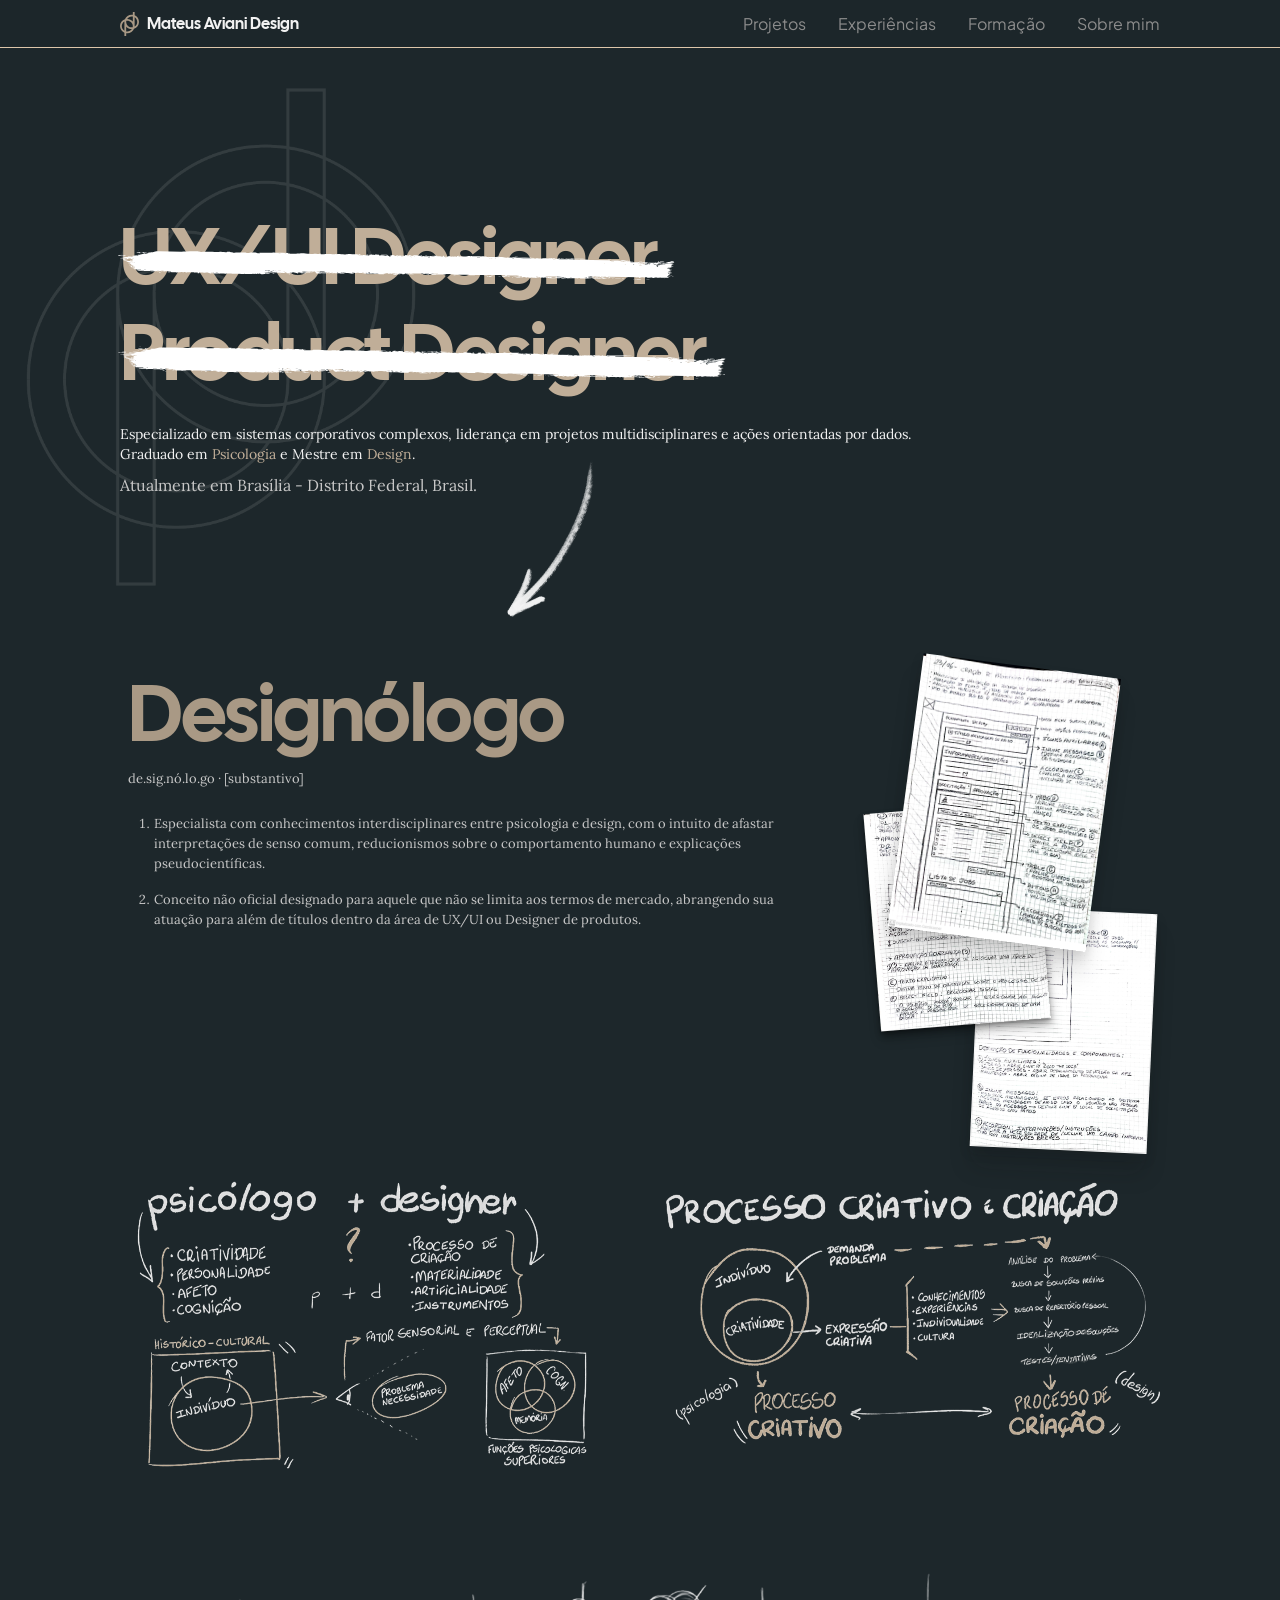
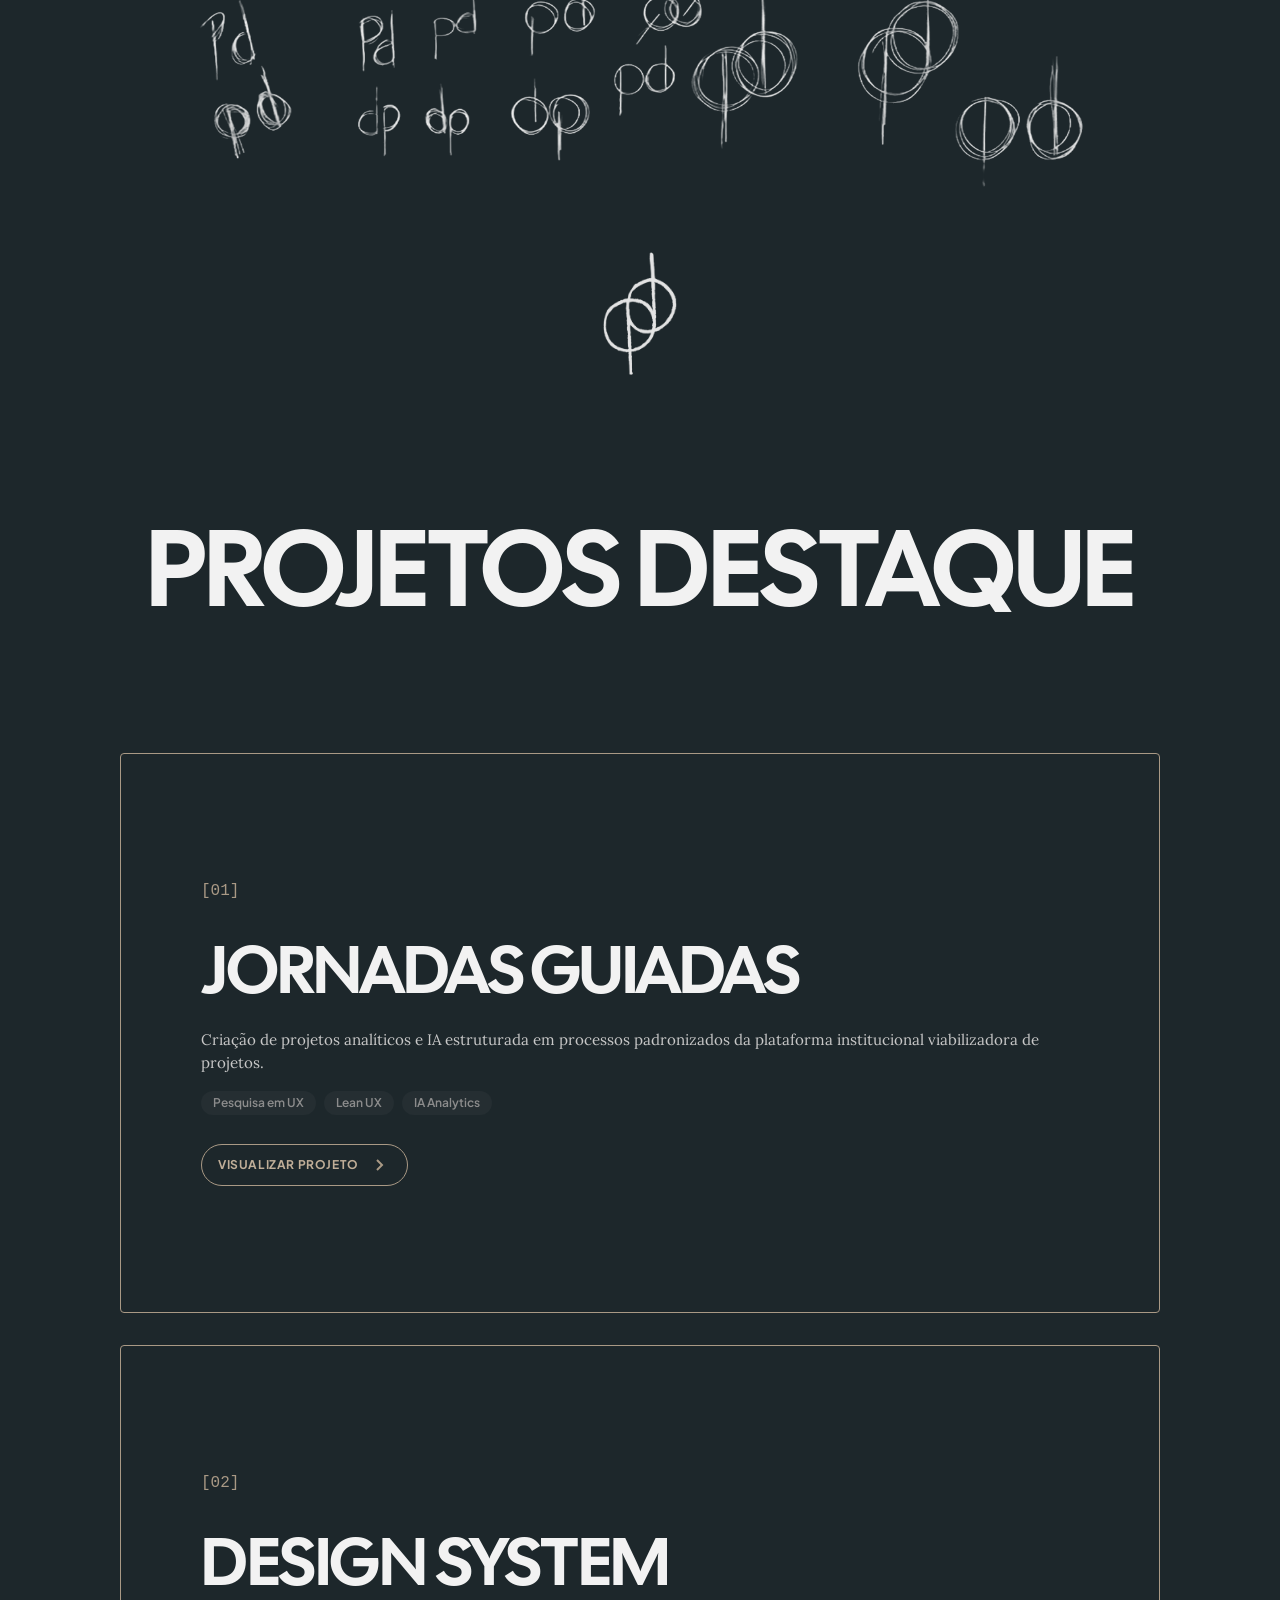
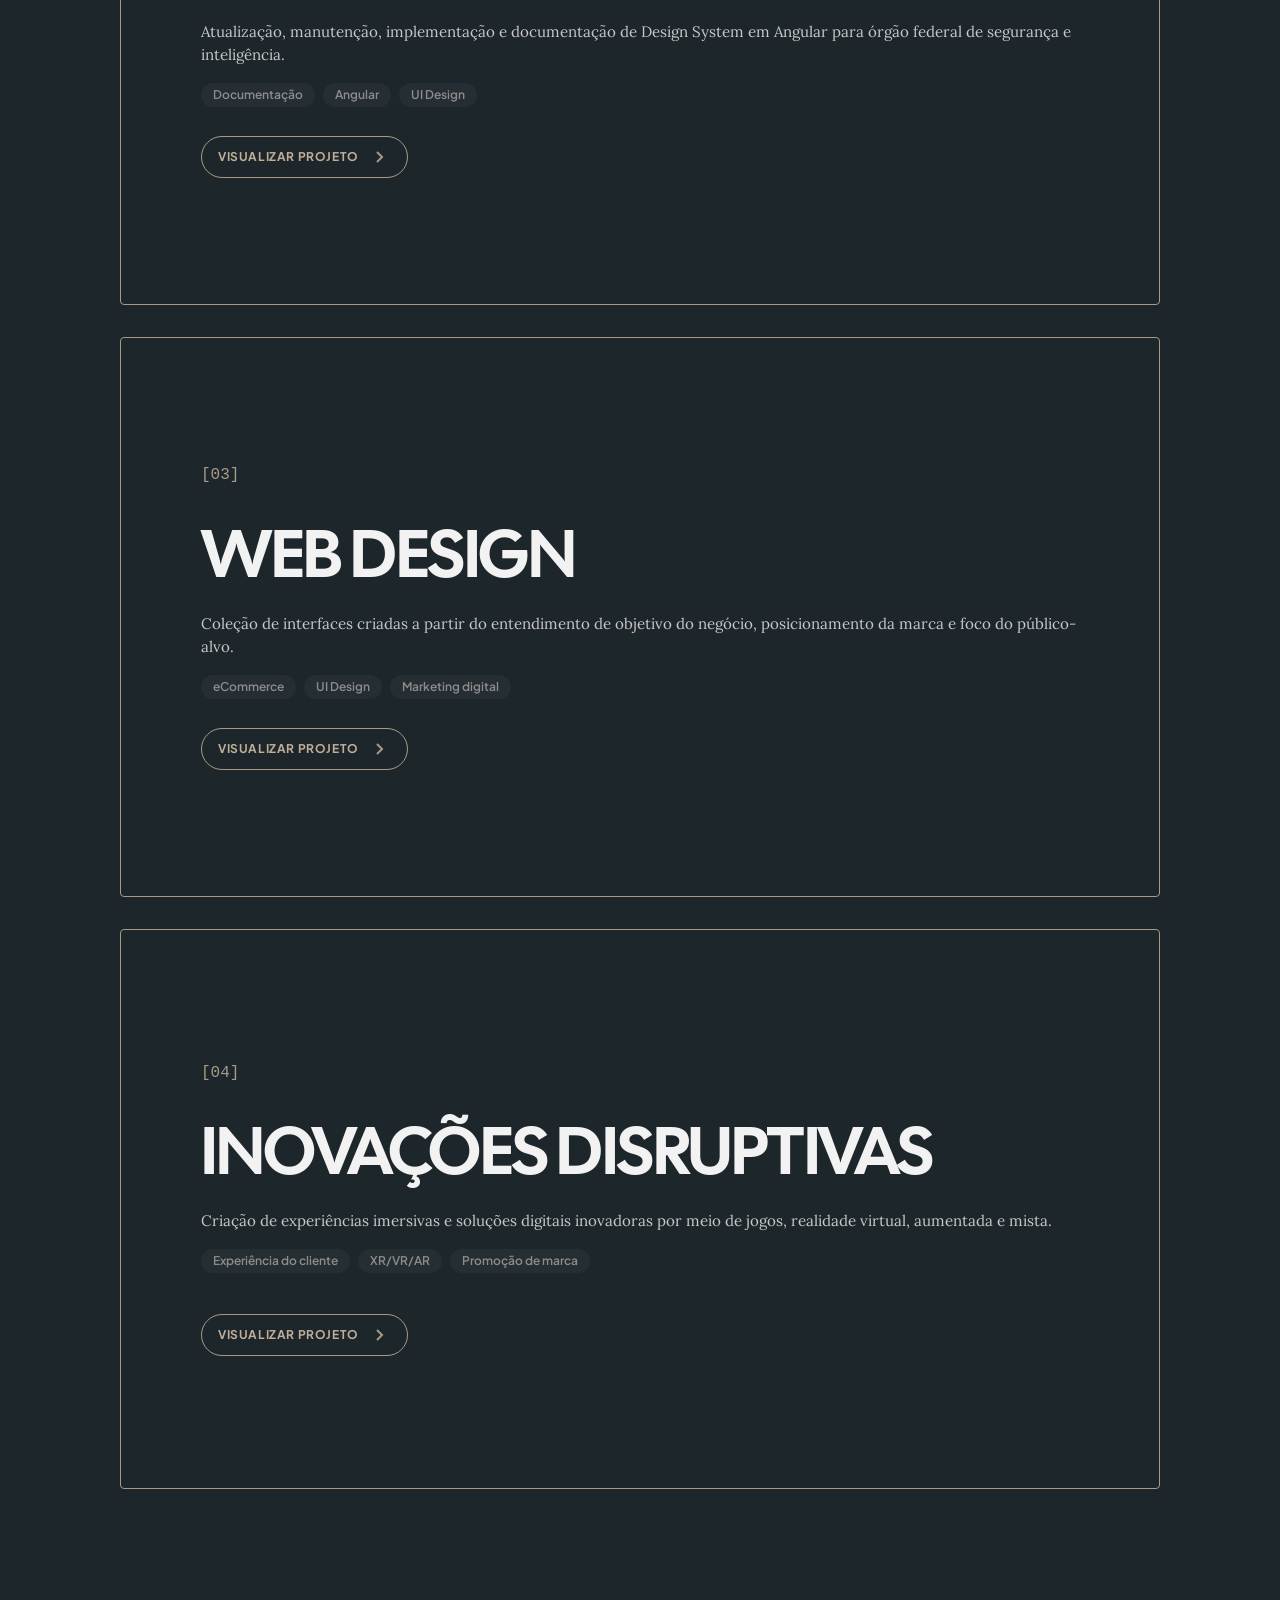
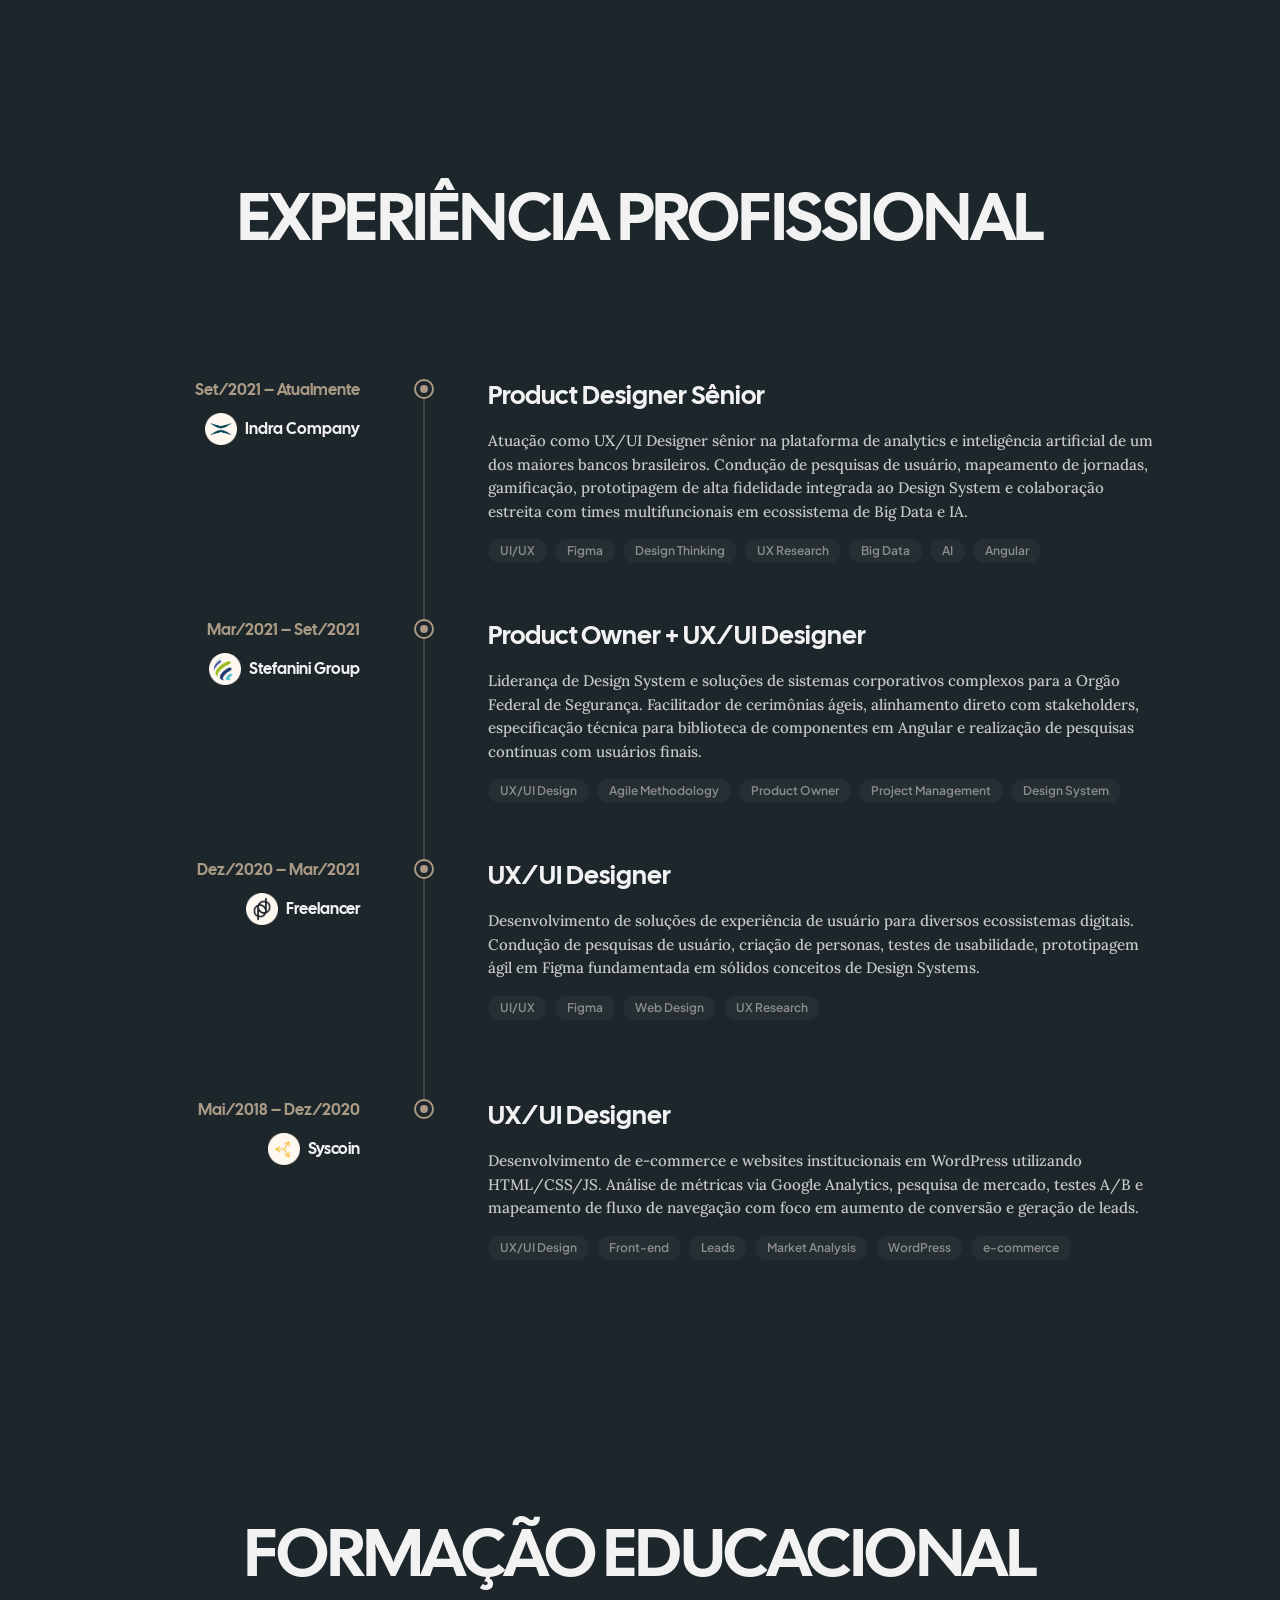
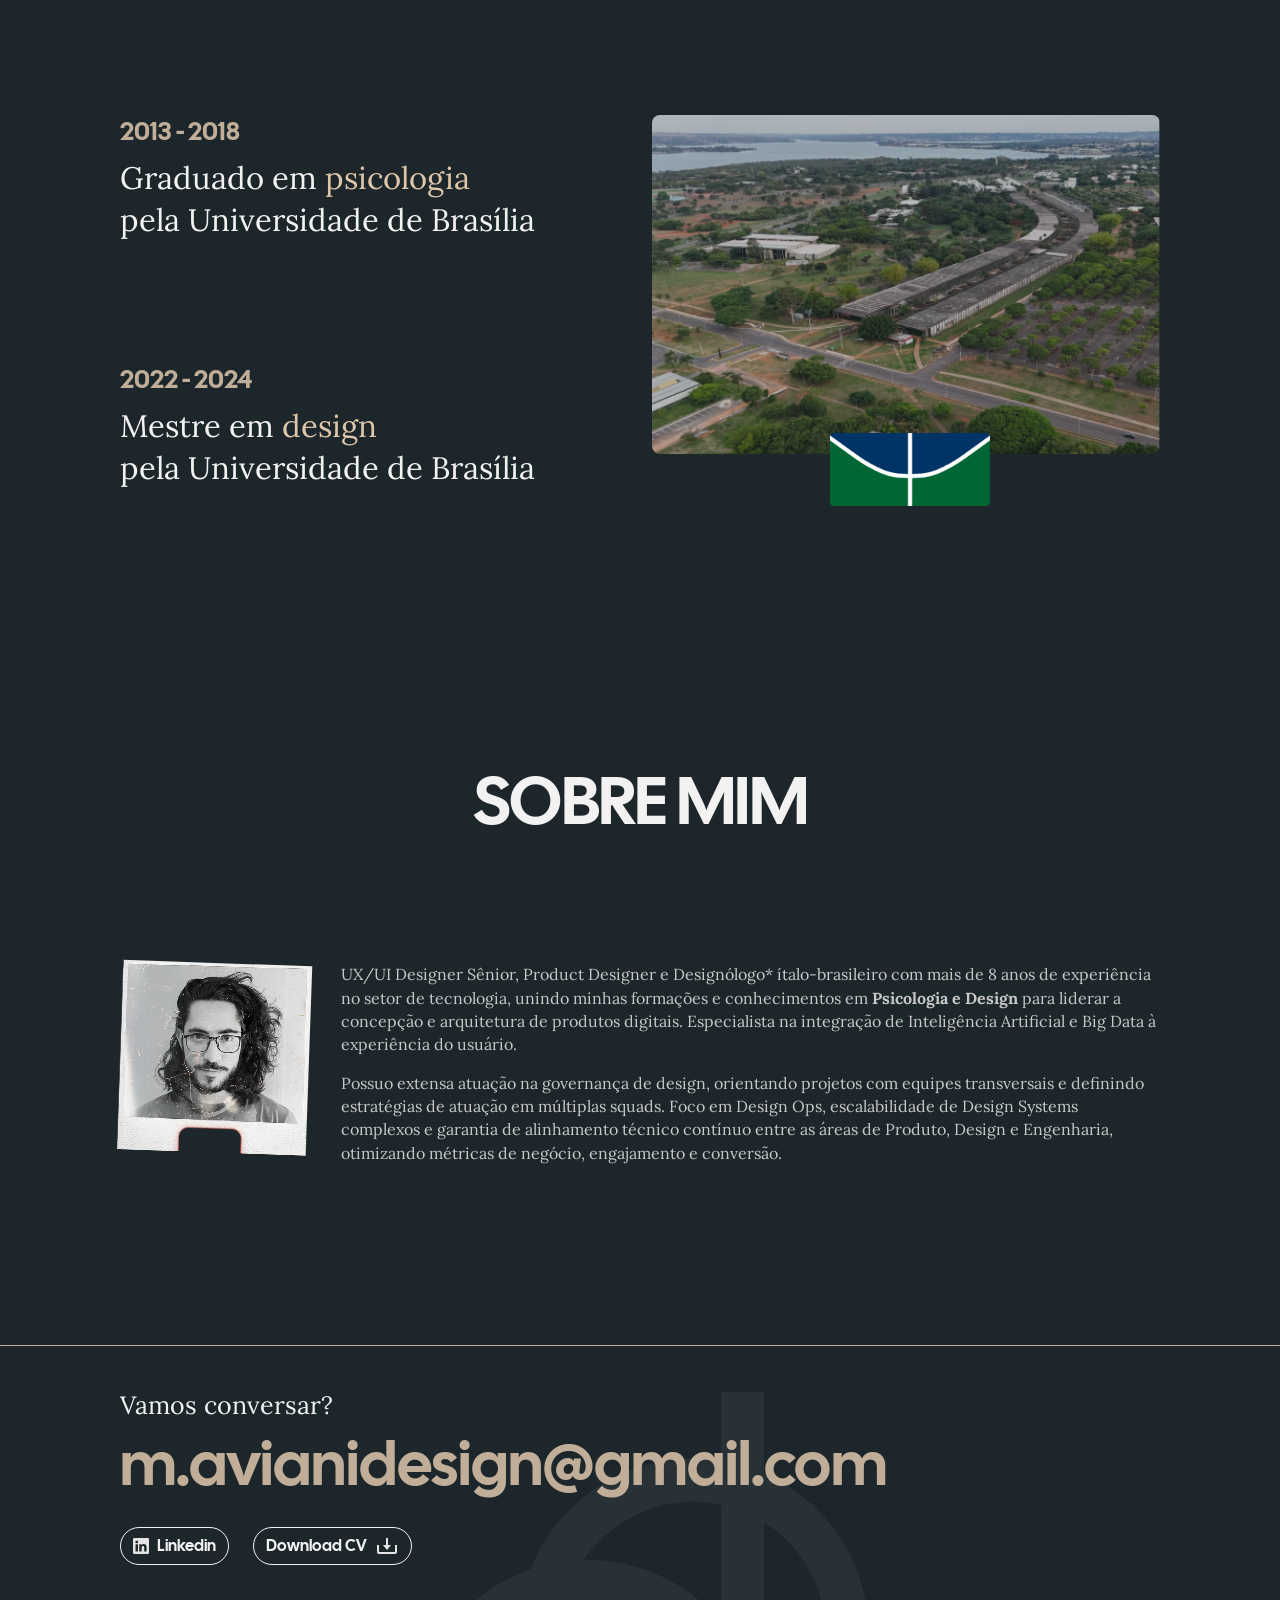
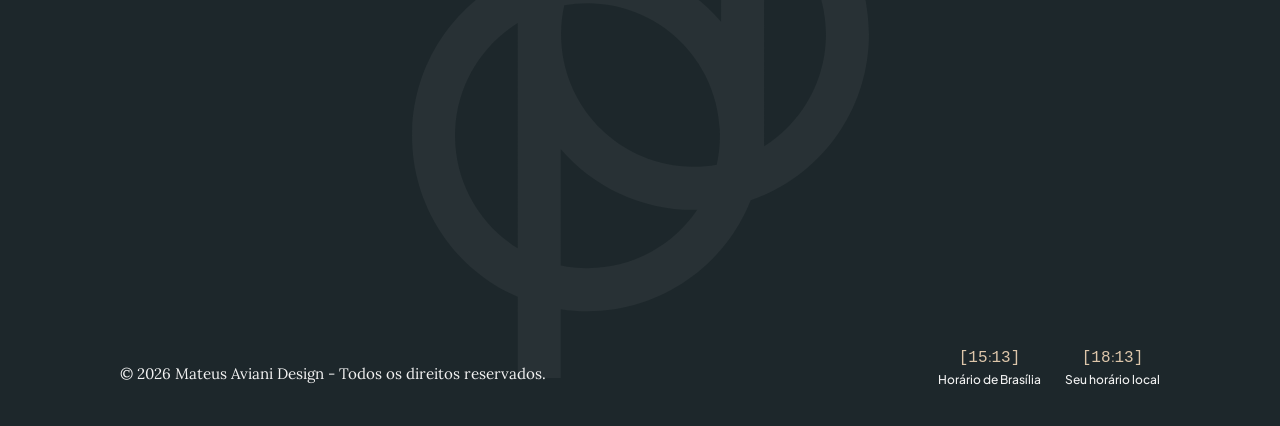
<file: index.html>
<!doctype html>
<html lang="pt-BR">

<head>
  <meta charset="utf-8">
  <meta name="viewport" content="width=device-width, initial-scale=1">
  <meta name="description" content="Portfólio de Mateus Aviani, UX/UI e Product Designer.">
  <title>Mateus Aviani Design</title>
  <link rel="icon" href="assets/icons/logo_black.svg" type="image/svg+xml" media="(prefers-color-scheme: light)">
  <link rel="icon" href="assets/icons/logo_white.svg" type="image/svg+xml" media="(prefers-color-scheme: dark)">
  <link rel="stylesheet" href="css/tokens.css">
  <link rel="stylesheet" href="css/base.css">
  <link rel="stylesheet" href="css/layout.css">
  <link rel="stylesheet" href="css/components.css">
  <link rel="stylesheet" href="css/index.css">
  <link
    href="https://fonts.googleapis.com/css2?family=Cal+Sans&family=Lora:ital,wght@0,400..700;1,400..700&family=Plus+Jakarta+Sans:ital,wght@0,200..800;1,200..800&display=swap"
    rel="stylesheet">
</head>

<body>
  <header class="site-header">
    <div class="container header-inner"><a class="brand" href="#inicio"><img src="assets/icons/logo-mateus-aviani.svg"
          width="19" height="24" alt="">Mateus Aviani Design</a><button class="menu-toggle" type="button"
        aria-expanded="false" aria-controls="site-nav">Menu</button>
      <nav id="site-nav" class="site-nav" aria-label="Navegação principal"><a href="#projetos">Projetos</a><a
          href="#experiencias">Experiências</a><a href="#formacao">Formação</a><a href="#sobre">Sobre mim</a></nav>
    </div>
  </header>
  <main>
    <section id="inicio" class="home-hero" aria-labelledby="home-title">
      <img class="home_hero__logo_bg" src="assets/images/desktop-1366px/logo_pd.gif" width="828" height="45"
        alt="" aria-hidden="true">
      <div class="container home-hero__layout">
        <div class="home-hero__intro">
          <h1 id="home-title" class="home-hero__title"><span class="home-hero__title-line">UX/UI<span class="home-hero__mobile-break"><br></span> Designer<img class="home-hero__scratch" src="assets/images/desktop-1366px/line-title.svg" width="828" height="45" alt="" aria-hidden="true" data-home-scratch></span><br><span class="home-hero__title-line">Product<span class="home-hero__mobile-break"><br></span> Designer<img class="home-hero__scratch" src="assets/images/desktop-1366px/line-title.svg" width="828" height="45" alt="" aria-hidden="true" data-home-scratch></span></h1>
          <div class="home-hero__copy">
            <p>Especializado em sistemas corporativos complexos, liderança em projetos multidisciplinares e ações
              orientadas por dados.<br>Graduado em <span>Psicologia</span> e Mestre em <span>Design</span>.</p>
            <p>Atualmente em Brasília - Distrito Federal, Brasil.</p>
          </div>
        </div>
        <img class="home-hero__arrow" src="assets/images/home-initial-sections-3942-881/arrow-035.png" width="244"
          height="43" alt="" aria-hidden="true" data-home-arrow>
      </div>
    </section>
    <section class="home-designologist section" aria-labelledby="designologist-title">
      <div class="container">
        <div class="home-designologist__definition">
          <div class="home-designologist__copy">
            <h2 id="designologist-title">Designólogo</h2>
            <p class="home-designologist__pronunciation">de.sig.nó.lo.go &middot; [substantivo]</p>
            <ol>
              <li>Especialista com conhecimentos interdisciplinares entre psicologia e design, com o intuito de afastar interpretações de senso comum, reducionismos sobre o comportamento humano e explicações pseudocientíficas.</li>
              <li>Conceito não oficial designado para aquele que não se limita aos termos de mercado, abrangendo sua atuação para além de títulos dentro da área de UX/UI ou Designer de produtos.</li>
            </ol>
          </div>
          <div class="home-designologist__sketches" aria-hidden="true">
            <img class="home-designologist__sketch home-designologist__sketch--back"
              src="assets/images/desktop-1366px/CamScanner 06-24-2022 10.51_2 1.jpg" width="177" height="241" alt=""
              loading="lazy">
            <img class="home-designologist__sketch home-designologist__sketch--middle"
              src="assets/images/desktop-1366px/CamScanner 06-24-2022 10.51_3 1.jpg" width="170" height="218" alt=""
              loading="lazy">
            <img class="home-designologist__sketch home-designologist__sketch--front"
              src="assets/images/home-initial-sections-3942-881/camscanner-design-sketch-01.png" width="199" height="261"
              alt="" loading="lazy">
          </div>
        </div>
        <div class="home-designologist__diagrams" aria-hidden="true">
          <img src="assets/images/desktop-1366px/Project Image 2.png" width="482" height="314" alt="" loading="lazy">
          <img src="assets/images/desktop-1366px/Project Image 3.png" width="505" height="270" alt="" loading="lazy">
        </div>
        <img class="home-designologist__ideas" src="assets/images/desktop-1366px/logo ideias 1.png" width="887" height="220"
          alt="" loading="lazy">
        <img class="home-designologist__mark" src="assets/images/desktop-1366px/logo rascunnho 1.png" width="74" height="123"
          alt="" loading="lazy">
      </div>
    </section>
    <section id="projetos" class="projects section">
      <div class="container">
        <h2 class="display-title">PROJETOS DESTAQUE</h2>
        <div class="project-list">
          <article class="project-card project-card--jornadas">
            <div class="project-content"><span class="index">[01]</span>
              <h3>JORNADAS GUIADAS</h3>
              <p>Criação de projetos analíticos e IA estruturada em processos padronizados da plataforma institucional
                viabilizadora de projetos.</p>
              <div class="tag-list"><span class="tag">Pesquisa em UX</span><span class="tag">Lean UX</span><span
                  class="tag">IA Analytics</span></div>
            </div>
            <div class="project-content">
              <a class="project-button" href="projetos/jornadas-guiadas.html">Visualizar projeto <svg
                  class="project-button__icon" width="24" height="24" viewBox="0 0 24 24" fill="none" aria-hidden="true"
                  focusable="false">
                  <path d="M10.707 17.707L16.414 12L10.707 6.293L9.293 7.707L13.586 12L9.293 16.293L10.707 17.707Z"
                    fill="currentColor"></path>
                </svg></a>
            </div>
          </article>
          <article class="project-card project-card--design-system">
            <div class="project-content"><span class="index">[02]</span>
              <h3>DESIGN SYSTEM</h3>
              <p>Atualização, manutenção, implementação e documentação de Design System em Angular para órgão federal de
                segurança e inteligência.</p>
              <div class="tag-list"><span class="tag">Documentação</span><span class="tag">Angular</span><span
                  class="tag">UI Design</span></div>
            </div>
            <div class="project-preview">
              <a class="project-button" href="projetos/design-system.html">Visualizar projeto <svg
                  class="project-button__icon" width="24" height="24" viewBox="0 0 24 24" fill="none" aria-hidden="true"
                  focusable="false">
                  <path d="M10.707 17.707L16.414 12L10.707 6.293L9.293 7.707L13.586 12L9.293 16.293L10.707 17.707Z"
                    fill="currentColor"></path>
                </svg></a>
            </div>
          </article>
          <article class="project-card project-card--web-design">
            <div class="project-content"><span class="index">[03]</span>
              <h3>WEB DESIGN</h3>
              <p>Coleção de interfaces criadas a partir do entendimento de objetivo do negócio, posicionamento da marca
                e foco do público-alvo.</p>
              <div class="tag-list"><span class="tag">eCommerce</span><span class="tag">UI Design</span><span
                  class="tag">Marketing digital</span></div>
            </div>
            <div class="project-preview">
              <a class="project-button" href="projetos/web-design.html">Visualizar projeto
                <svg class="project-button__icon" width="24" height="24" viewBox="0 0 24 24" fill="none"
                  aria-hidden="true" focusable="false">
                  <path d="M10.707 17.707L16.414 12L10.707 6.293L9.293 7.707L13.586 12L9.293 16.293L10.707 17.707Z"
                    fill="currentColor"></path>
                </svg>
              </a>
            </div>
          </article>
          <article class="project-card project-card--inovacoes">
            <div class="project-content"><span class="index">[04]</span>
              <h3>INOVAÇÕES DISRUPTIVAS</h3>
              <p>Criação de experiências imersivas e soluções digitais inovadoras por meio de jogos, realidade virtual,
                aumentada e mista.</p>
              <div class="tag-list"><span class="tag">Experiência do cliente</span><span
                  class="tag">XR/VR/AR</span><span class="tag">Promoção de marca</span></div>
            </div>
            <div class="project-preview">
              <a class="project-button" href="projetos/inovacoes-disruptivas.html">Visualizar projeto <svg
                  class="project-button__icon" width="24" height="24" viewBox="0 0 24 24" fill="none" aria-hidden="true"
                  focusable="false">
                  <path d="M10.707 17.707L16.414 12L10.707 6.293L9.293 7.707L13.586 12L9.293 16.293L10.707 17.707Z"
                    fill="currentColor"></path>
                </svg></a>
            </div>
          </article>
        </div>
      </div>
    </section>
    <section id="experiencias" class="experience section">
      <div class="container">
        <h2 class="section-title">EXPERIÊNCIA PROFISSIONAL</h2>
        <div class="timeline">
          <article class="timeline-item">
            <div class="timeline-meta">
              <p>Set/2021 – Atualmente</p><strong><img src="assets/images/desktop-1366px/experience-indra.png"
                  width="1200" height="675" alt="">Indra Company</strong>
            </div><span class="timeline-dot"><img src="assets/icons/timeline-dot.svg" width="20" height="20"
                alt=""></span>
            <div class="timeline-content">
              <h3>Product Designer Sênior</h3>
              <p>Atuação como UX/UI Designer sênior na plataforma de analytics e inteligência artificial de um dos
                maiores bancos brasileiros. Condução de pesquisas de usuário, mapeamento de jornadas, gamificação,
                prototipagem de alta fidelidade integrada ao Design System e colaboração estreita com times
                multifuncionais em ecossistema de Big Data e IA.</p>
              <div class="tag-list"><span class="tag">UI/UX</span><span class="tag">Figma</span><span class="tag">Design
                  Thinking</span><span class="tag">UX Research</span><span class="tag">Big Data</span><span
                  class="tag">AI</span><span class="tag">Angular</span></div>
            </div>
          </article>
          <article class="timeline-item">
            <div class="timeline-meta">
              <p>Mar/2021 – Set/2021</p><strong><img src="assets/images/desktop-1366px/experience-stefanini.png"
                  width="225" height="225" alt="">Stefanini Group</strong>
            </div><span class="timeline-dot"><img src="assets/icons/timeline-dot.svg" width="20" height="20"
                alt=""></span>
            <div class="timeline-content">
              <h3>Product Owner + UX/UI Designer</h3>
              <p>Liderança de Design System e soluções de sistemas corporativos complexos para a Orgão Federal de
                Segurança. Facilitador de cerimônias ágeis, alinhamento direto com stakeholders, especificação técnica
                para biblioteca de componentes em Angular e realização de pesquisas contínuas com usuários finais.</p>
              <div class="tag-list"><span class="tag">UX/UI Design</span><span class="tag">Agile Methodology</span><span
                  class="tag">Product Owner</span><span class="tag">Project Management</span><span class="tag">Design
                  System</span></div>
            </div>
          </article>
          <article class="timeline-item">
            <div class="timeline-meta">
              <p>Dez/2020 – Mar/2021</p><strong><img src="assets/images/desktop-1366px/experience-freelancer.png"
                  width="225" height="225" alt="">Freelancer</strong>
            </div><span class="timeline-dot"><img src="assets/icons/timeline-dot.svg" width="20" height="20"
                alt=""></span>
            <div class="timeline-content">
              <h3>UX/UI Designer</h3>
              <p>Desenvolvimento de soluções de experiência de usuário para diversos ecossistemas digitais. Condução de
                pesquisas de usuário, criação de personas, testes de usabilidade, prototipagem ágil em Figma
                fundamentada em sólidos conceitos de Design Systems.</p>
              <div class="tag-list"><span class="tag">UI/UX</span><span class="tag">Figma</span><span class="tag">Web
                  Design</span><span class="tag">UX Research</span></div>
            </div>
          </article>
          <article class="timeline-item">
            <div class="timeline-meta">
              <p>Mai/2018 – Dez/2020</p><strong><img src="assets/images/desktop-1366px/experience-syscoin.png"
                  width="716" height="185" alt="">Syscoin</strong>
            </div><span class="timeline-dot last"><img src="assets/icons/timeline-dot.svg" width="20" height="20"
                alt=""></span>
            <div class="timeline-content">
              <h3>UX/UI Designer</h3>
              <p>Desenvolvimento de e-commerce e websites institucionais em WordPress utilizando HTML/CSS/JS. Análise de
                métricas via Google Analytics, pesquisa de mercado, testes A/B e mapeamento de fluxo de navegação com
                foco em aumento de conversão e geração de leads.</p>
              <div class="tag-list"><span class="tag">UX/UI Design</span><span class="tag">Front-end</span><span
                  class="tag">Leads</span><span class="tag">Market Analysis</span><span
                  class="tag">WordPress</span><span class="tag">e-commerce</span></div>
            </div>
          </article>
        </div>
      </div>
    </section>
    <section id="formacao" class="education section">
      <div class="container">
        <h2 class="section-title">FORMAÇÃO EDUCACIONAL</h2>
        <div class="education-grid">
          <div class="education-list">
            <article>
              <p>2013 - 2018</p>
              <h3>Graduado em <em>psicologia</em><br>pela Universidade de Brasília</h3>
            </article>
            <article>
              <p>2022 - 2024</p>
              <h3>Mestre em <em>design</em><br>pela Universidade de Brasília</h3>
            </article>
          </div>
          <div class="education-visual"><img src="assets/images/desktop-1366px/education-unb.png" width="485"
              height="339" alt="Vista aérea urbana de Brasília" loading="lazy"><img
              src="assets/images/desktop-1366px/education-unb-logo.png" width="208" height="95"
              alt="Logo da Universidade de Brasília" loading="lazy"></div>
        </div>
      </div>
    </section>
    <section id="sobre" class="about section">
      <div class="container">
        <h2 class="section-title">SOBRE MIM</h2>
        <div class="about-content">
          <div class="about-visual"><img class="about-composition"
              src="assets/images/desktop-1366px/about-composition.png" width="359" height="344"
              alt="Retrato de Mateus Aviani com composição gráfica decorativa" loading="lazy"></div>
          <div>
            <p>UX/UI Designer Sênior, Product Designer e Designólogo* ítalo-brasileiro com mais de 8 anos de experiência
              no setor de tecnologia, unindo minhas formações e conhecimentos em <strong>Psicologia e Design</strong>
              para liderar a concepção e arquitetura de produtos digitais. Especialista na integração de Inteligência
              Artificial e Big Data à experiência do usuário.</p>
            <p>Possuo extensa atuação na governança de design, orientando projetos com equipes transversais e definindo
              estratégias de atuação em múltiplas squads. Foco em Design Ops, escalabilidade de Design Systems complexos
              e garantia de alinhamento técnico contínuo entre as áreas de Produto, Design e Engenharia, otimizando
              métricas de negócio, engajamento e conversão.</p>
          </div>
        </div>
      </div>
    </section>
  </main>
  <footer class="contact">
    <div class="contact-pattern"></div>
    <div class="container">
      <div class="contact-main">
        <p>Vamos conversar?</p><a href="mailto:m.avianidesign@gmail.com">m.avianidesign@gmail.com</a>
        <div class="contact-links"><a href="#linkedin"><img src="assets/icons/linkedin.svg" alt="">Linkedin</a><a
            href="#download">Download CV <img src="assets/icons/download.svg" alt=""></a></div>
      </div>
      <div class="footer-row">
        <p>© 2026 Mateus Aviani Design - Todos os direitos reservados.</p>
        <div class="time-info">
          <div><b data-brasilia-time>[--:--]</b><span>Horário de Brasília</span></div>
          <div><b data-local-time>[--:--]</b><span>Seu horário local</span></div>
        </div>
      </div>
    </div>
  </footer>
  <script src="js/main.js"></script>
</body>

</html>
</file>
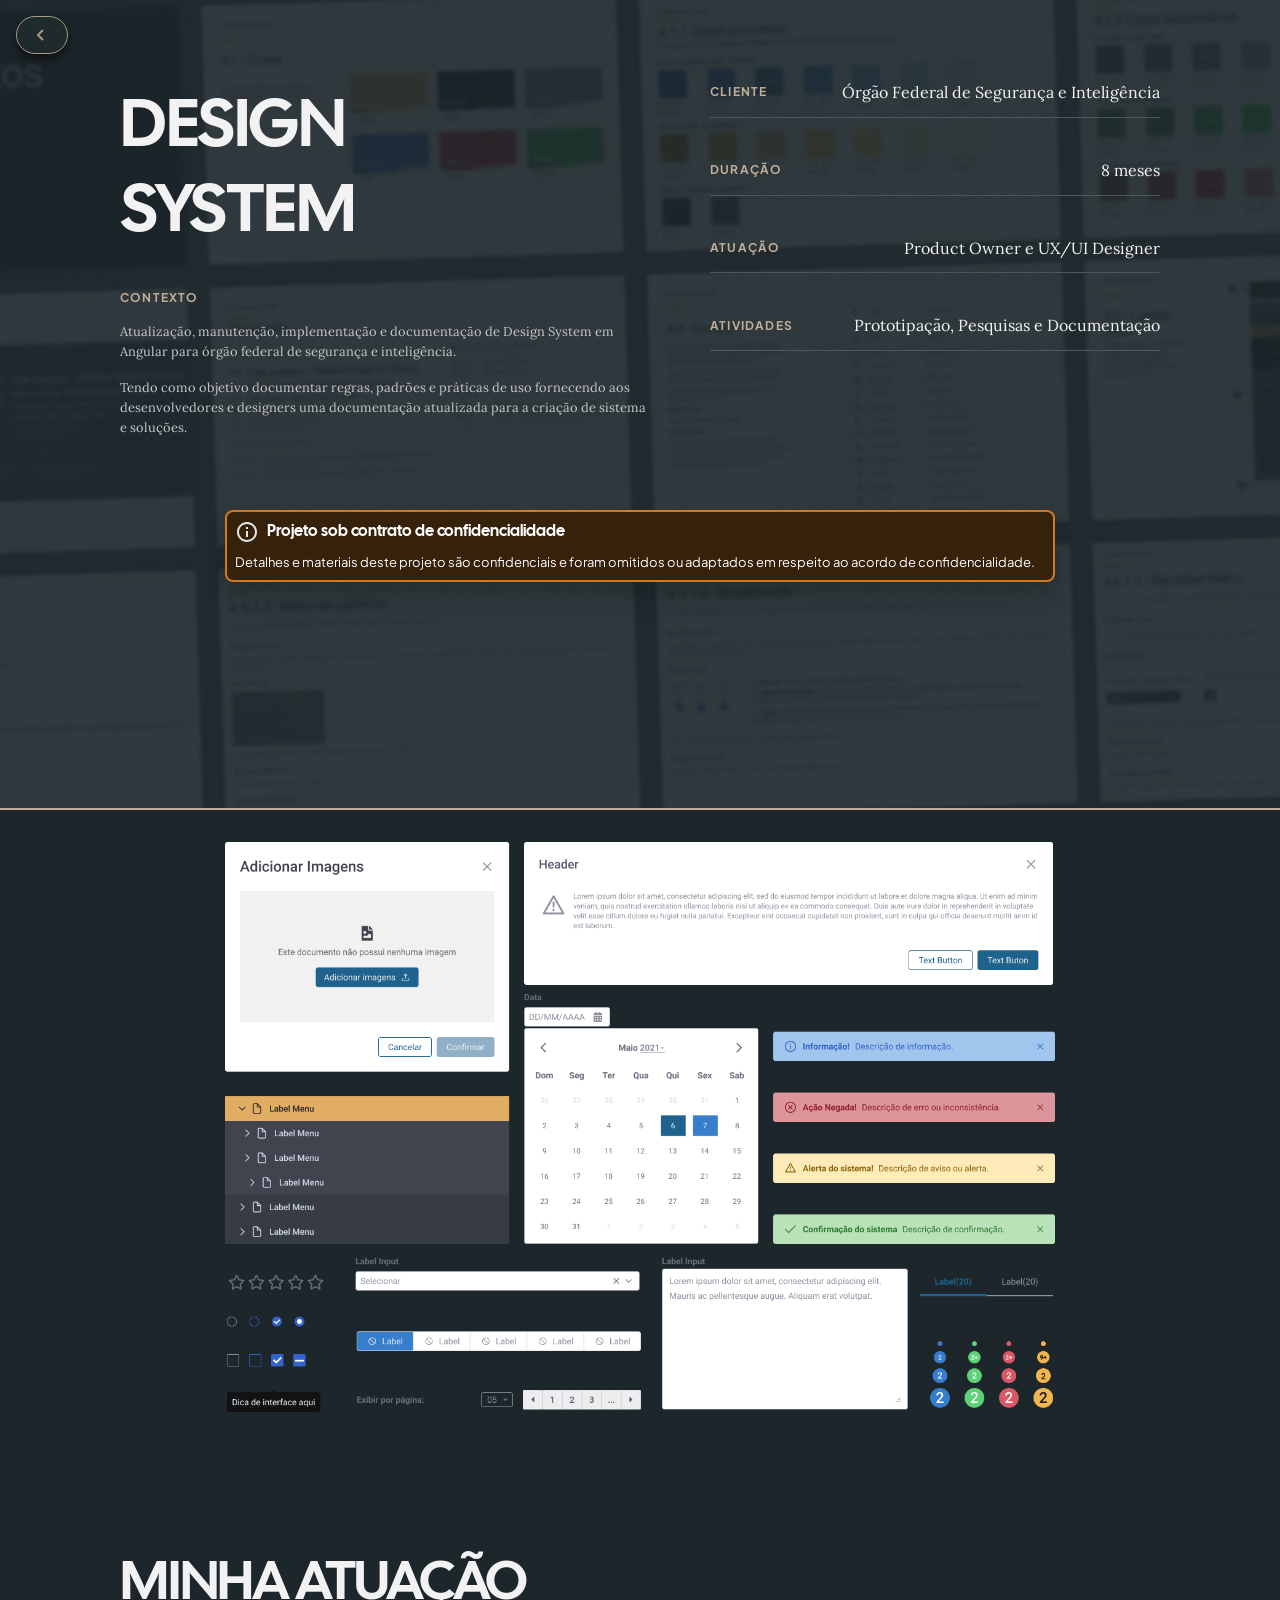
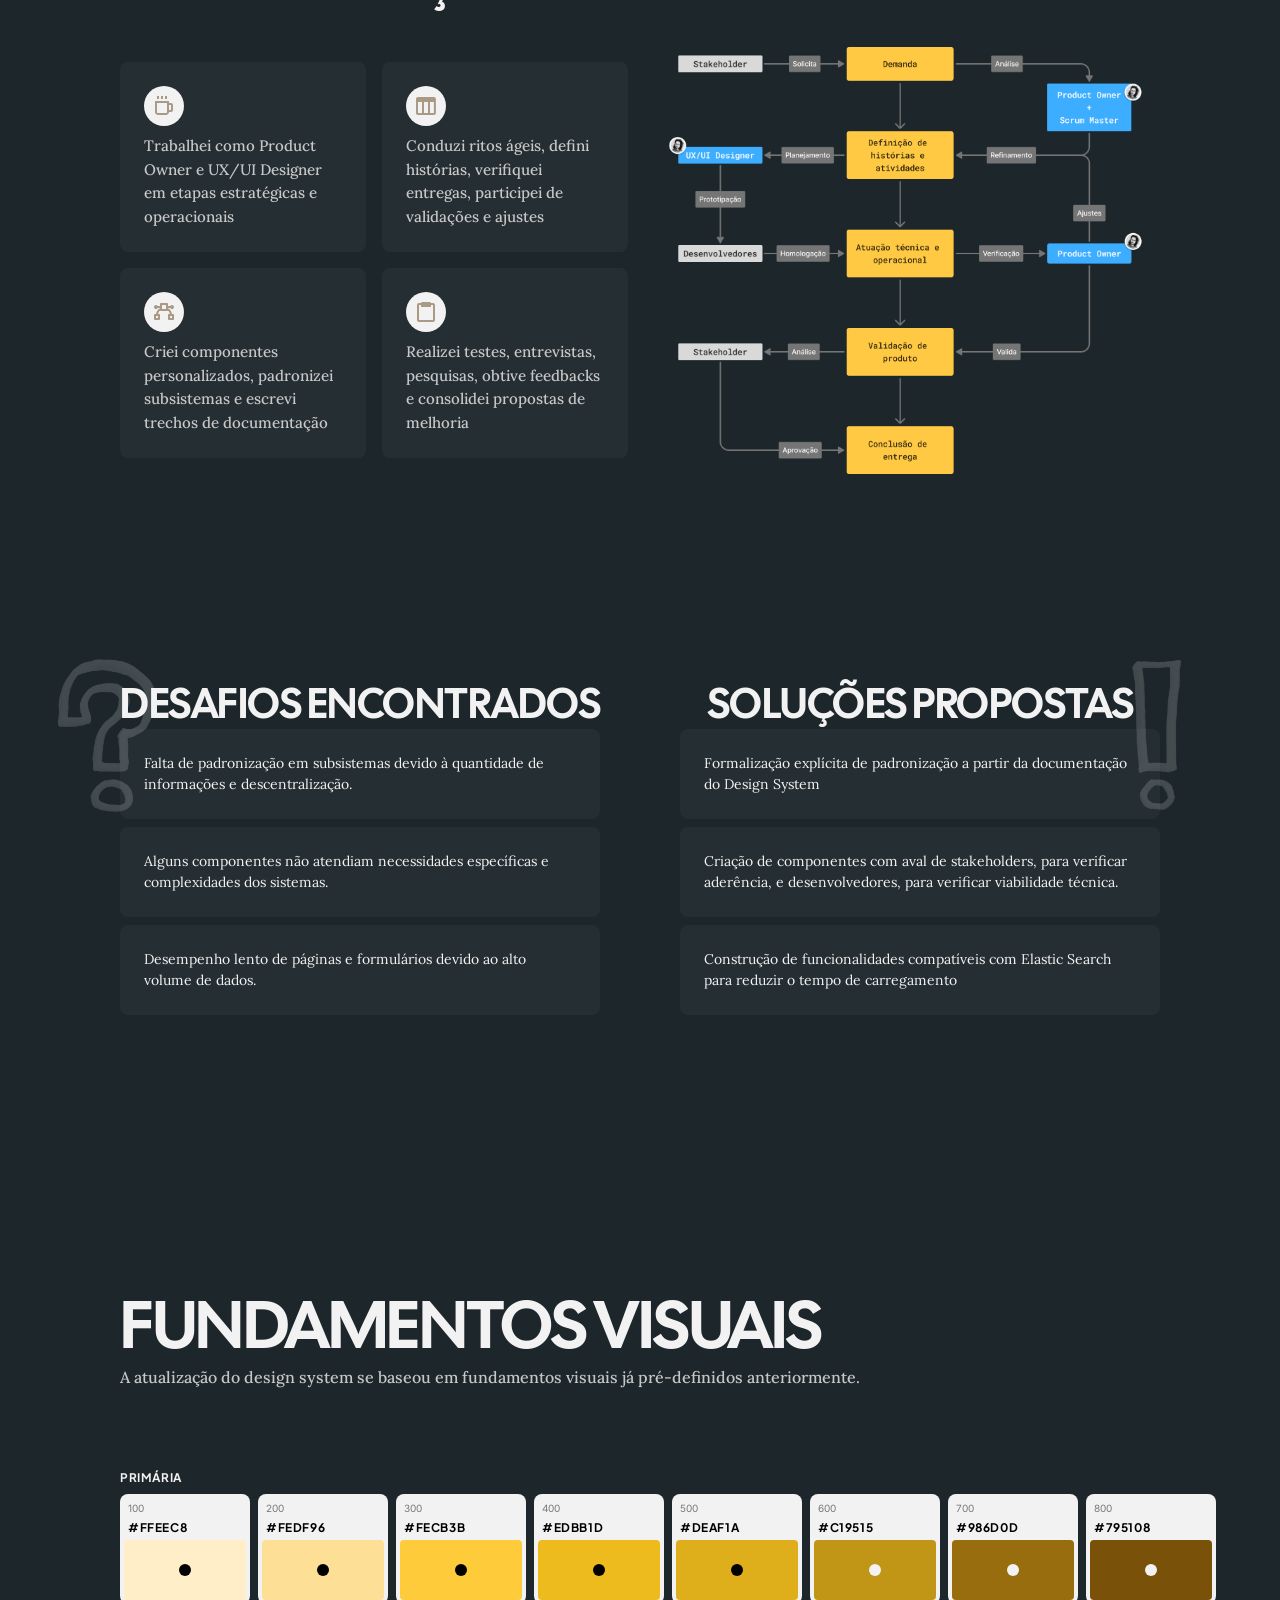
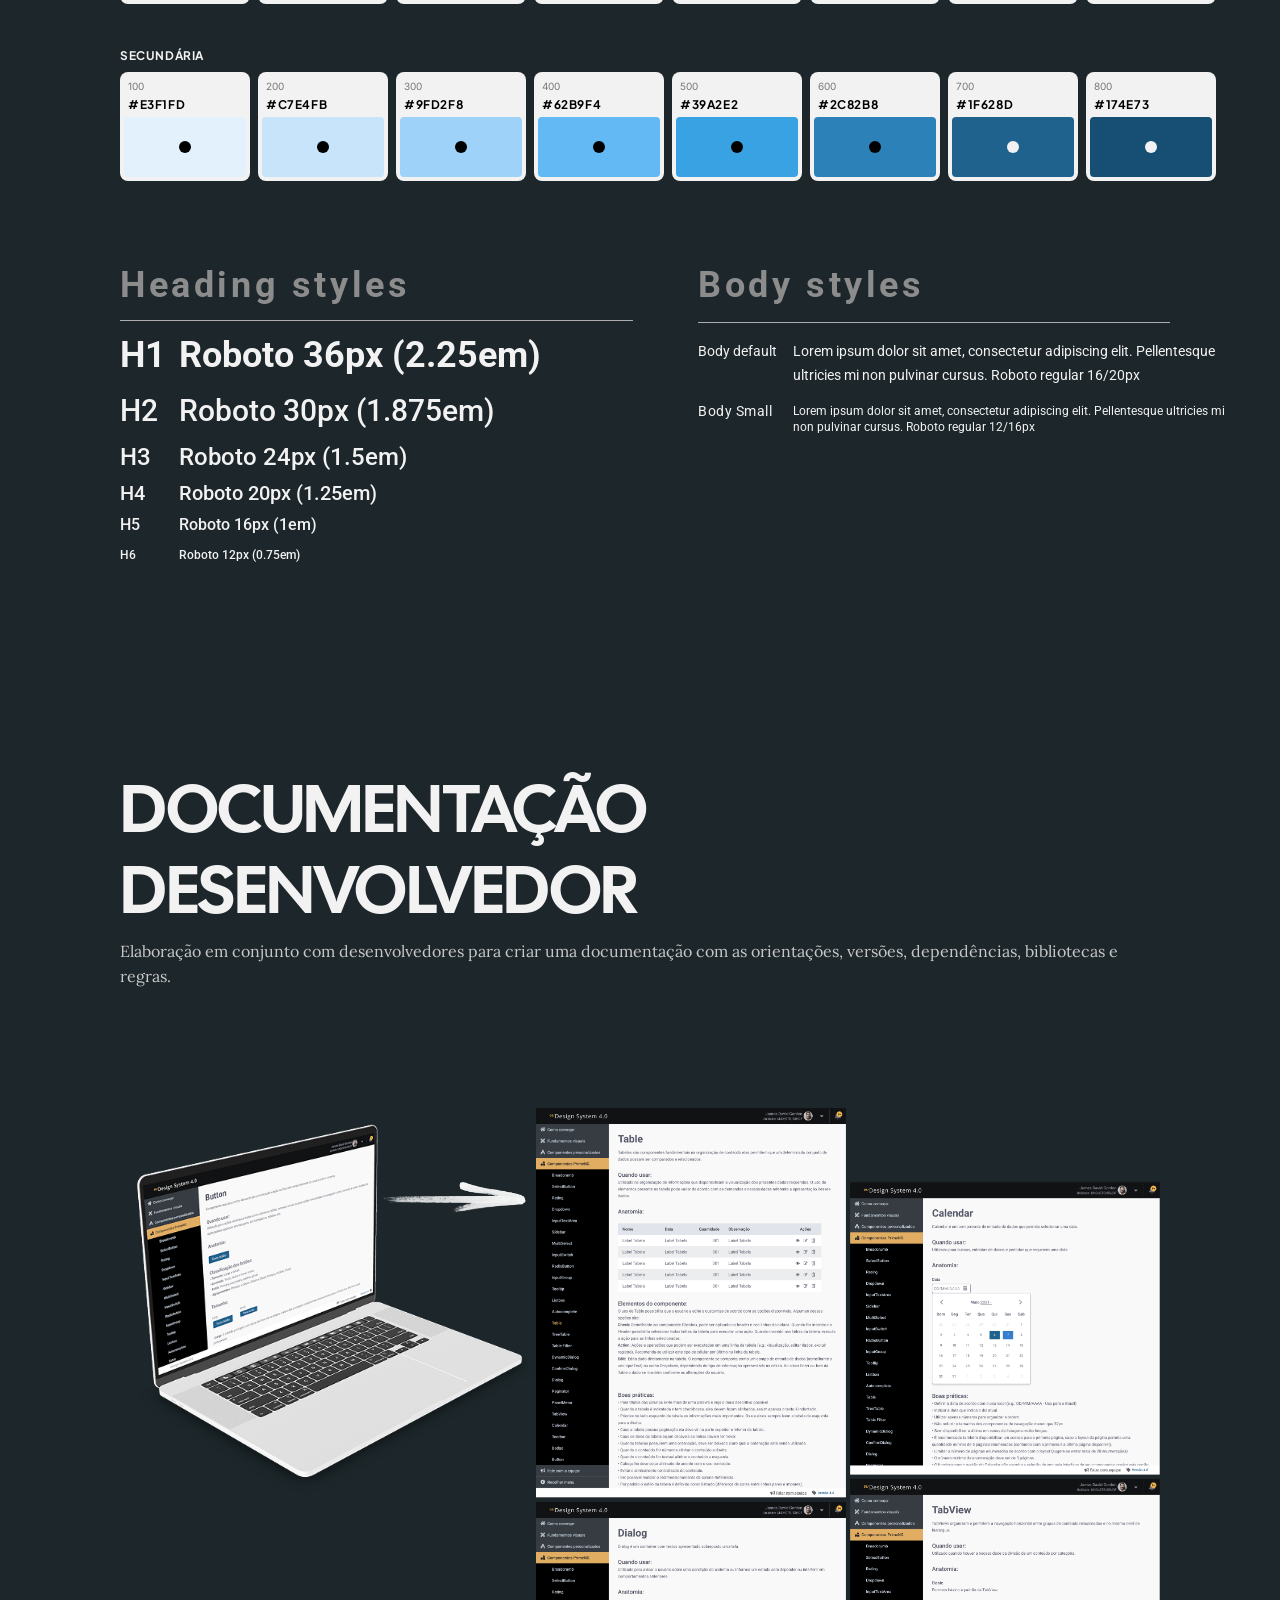
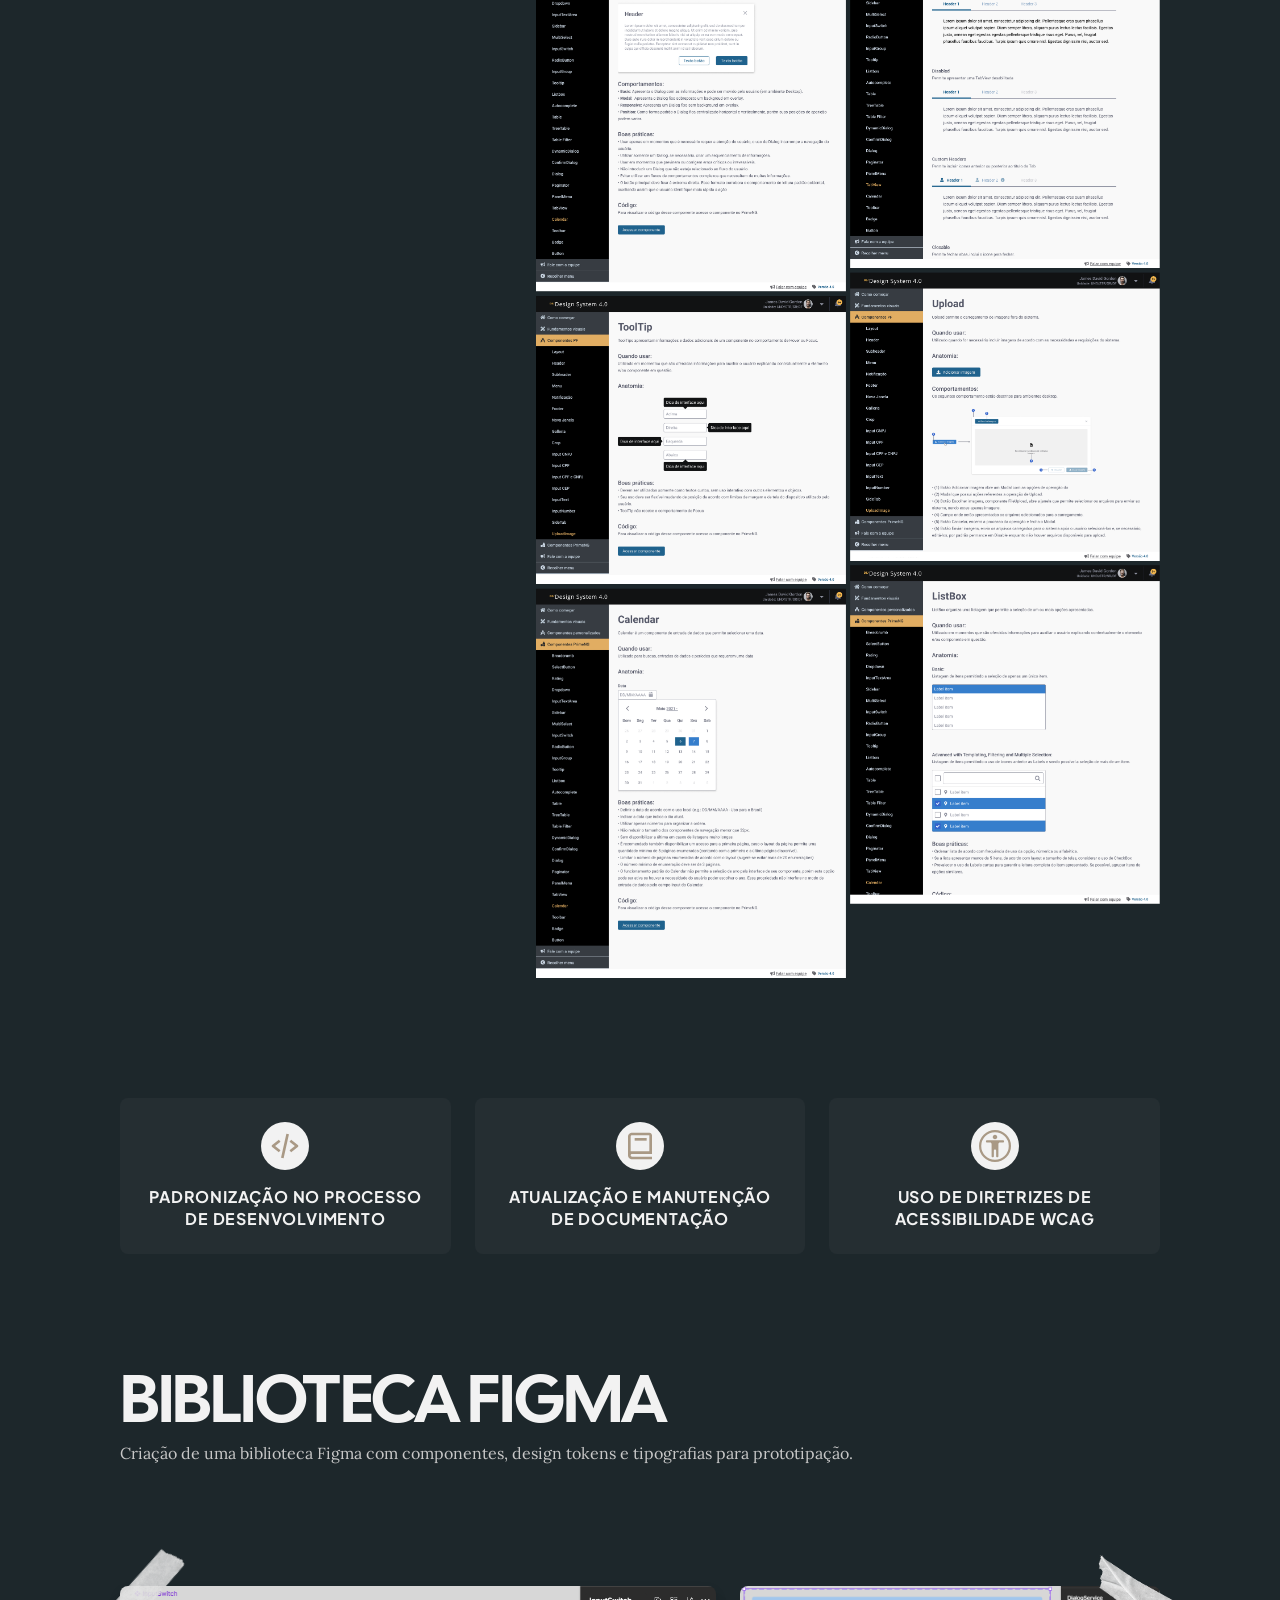
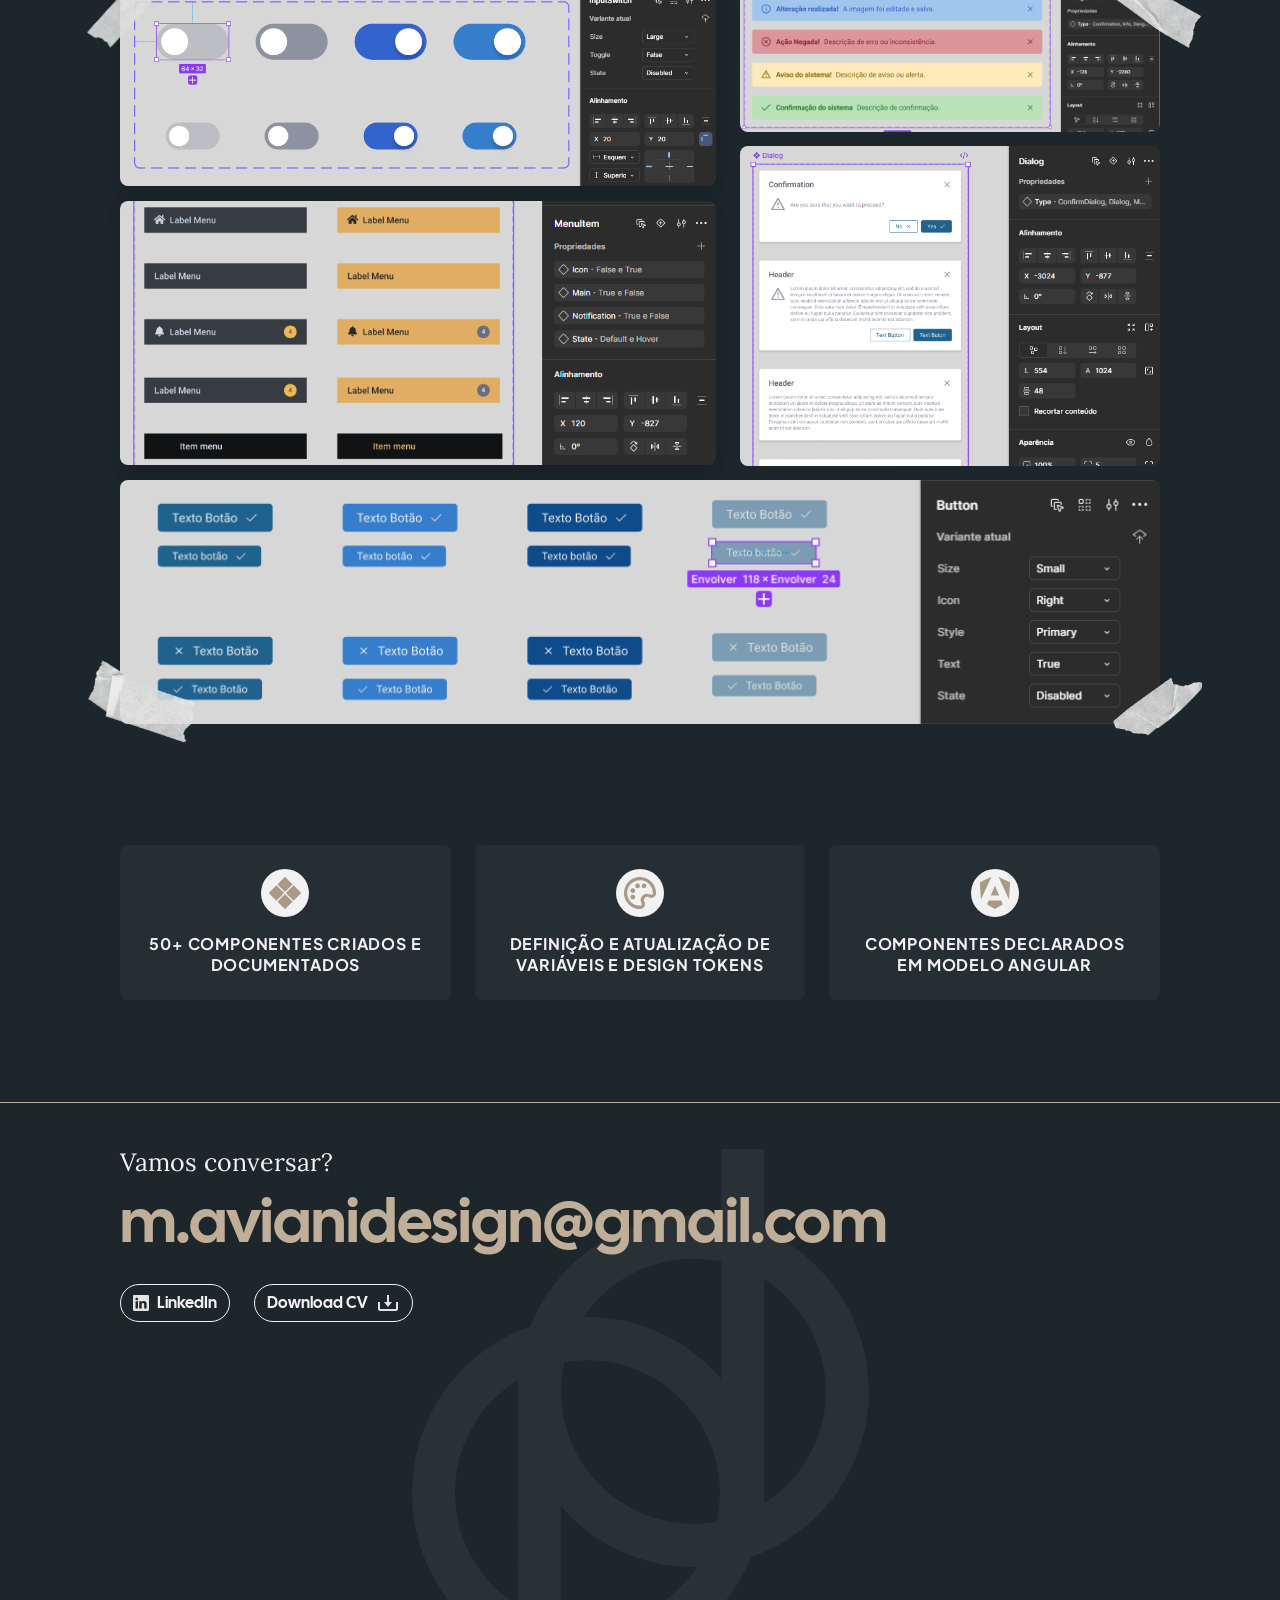
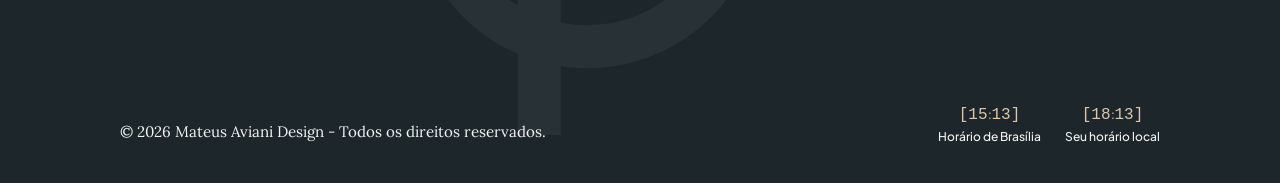
<file: projetos/design-system.html>
<!doctype html>
<html lang="pt-BR">

<head>
  <meta charset="utf-8">
  <meta name="viewport" content="width=device-width, initial-scale=1">
  <meta name="description" content="Case de UX/UI sobre a atualização e documentação de um Design System.">
  <title>Design System — Mateus Aviani Design</title>
  <link rel="icon" href="../assets/icons/logo_black.svg" type="image/svg+xml" media="(prefers-color-scheme: light)">
  <link rel="icon" href="../assets/icons/logo_white.svg" type="image/svg+xml" media="(prefers-color-scheme: dark)">
  <link rel="stylesheet" href="../css/tokens.css">
  <link rel="stylesheet" href="../css/base.css">
  <link rel="stylesheet" href="../css/layout.css">
  <link rel="stylesheet" href="../css/components.css">
  <link rel="stylesheet" href="../css/project-design-system.css">
  <link
    href="https://fonts.googleapis.com/css2?family=Cal+Sans&family=Inter:wght@400&family=Lora:ital,wght@0,400..700;1,400..700&family=Plus+Jakarta+Sans:ital,wght@0,200..800;1,200..800&family=Roboto:wght@400;500;700&display=swap"
    rel="stylesheet">
</head>

<body class="case-study design-system-page">
  <main>
    <section class="case-cover ds-hero" aria-labelledby="project-title">
      <div class="container case-cover__layout">
        <div class="case-cover__intro">
          <h1 id="project-title" class="case-title case-title--hero"><span>DESIGN<br>SYSTEM</span></h1>
          <div class="case-cover__context">
            <p class="eyebrow">CONTEXTO</p>
            <div class="case-cover__copy">
              <p>Atualização, manutenção, implementação e documentação de Design System em Angular para órgão federal de
                segurança e inteligência.</p>
              <p>Tendo como objetivo documentar regras, padrões e práticas de uso fornecendo aos desenvolvedores e
                designers uma documentação atualizada para a criação de sistema e soluções.</p>
            </div>
          </div>
        </div>
        <dl class="case-cover__meta" aria-label="Informações do projeto">
          <div>
            <dt>CLIENTE</dt>
            <dd>Órgão Federal de Segurança e Inteligência</dd>
          </div>
          <div>
            <dt>DURAÇÃO</dt>
            <dd>8 meses</dd>
          </div>
          <div>
            <dt>ATUAÇÃO</dt>
            <dd>Product Owner e UX/UI Designer</dd>
          </div>
          <div>
            <dt>ATIVIDADES</dt>
            <dd>Prototipação, Pesquisas e Documentação</dd>
          </div>
        </dl>
      </div>
      <aside class="notice notice--nda" aria-label="Aviso de confidencialidade">
        <div class="notice__header"><img class="notice__icon" src="../assets/icons/confidentiality.svg" width="24"
            height="24" alt="">
          <p class="notice__title">Projeto sob contrato de confidencialidade</p>
        </div>
        <p class="notice__copy">Detalhes e materiais deste projeto são confidenciais e foram omitidos ou adaptados em
          respeito ao acordo de confidencialidade.</p>
      </aside>
    </section>
    <section class="ds-example-section" aria-label="Exemplo de componentes do Design System">
      <img src="../assets/images/design-system/example-image.png" width="835" height="573"
        alt="Exemplos de componentes e padrões da biblioteca do Design System" loading="lazy">
    </section>

    <section class="ds-section ds-acting" aria-labelledby="acting-title">
      <div class="container">
        <h2 id="acting-title" class="case-title case-title--section">MINHA ATUAÇÃO</h2>
        <div class="ds-acting-layout">
          <div class="ds-card-grid">
            <article class="ds-card surface-card"><span class="icon-badge icon-badge--sm"><img
                  src="../assets/icons/design-system-task-1.svg" width="16" height="16" alt=""></span>
              <p>Trabalhei como Product Owner e UX/UI Designer em etapas estratégicas e operacionais</p>
            </article>
            <article class="ds-card surface-card"><span class="icon-badge icon-badge--sm"><img
                  src="../assets/icons/design-system-task-2.svg" width="16" height="16" alt=""></span>
              <p>Conduzi ritos ágeis, defini histórias, verifiquei entregas, participei de validações e ajustes</p>
            </article>
            <article class="ds-card surface-card"><span class="icon-badge icon-badge--sm"><img
                  src="../assets/icons/design-system-task-3.svg" width="16" height="16" alt=""></span>
              <p>Criei componentes personalizados, padronizei subsistemas e escrevi trechos de documentação</p>
            </article>
            <article class="ds-card surface-card"><span class="icon-badge icon-badge--sm"><img
                  src="../assets/icons/design-system-task-4.svg" width="16" height="16" alt=""></span>
              <p>Realizei testes, entrevistas, pesquisas, obtive feedbacks e consolidei propostas de melhoria</p>
            </article>
          </div>
          <figure class="ds-visual ds-acting-visual"><img src="../assets/images/design-system/main-image.png"
              width="2735" height="2432" alt="Composição visual das atividades realizadas no Design System"
              loading="lazy"></figure>
        </div>
      </div>
    </section>

    <section class="ds-section ds-challenges" aria-labelledby="challenges-title">
      <div class="container ds-two-columns">
        <div class="ds-challenge-column">
          <img class="ds-challenge-illustration ds-challenge-illustration-question"
            src="../assets/images/design-system/challenges-question.png" width="101" height="154" alt=""
            aria-hidden="true" loading="lazy">
          <h2 id="challenges-title" class="case-title case-title--subsection">DESAFIOS ENCONTRADOS</h2>
          <div class="ds-list">
            <p>Falta de padronização em subsistemas devido à quantidade de informações e descentralização.</p>
            <p>Alguns componentes não atendiam necessidades específicas e complexidades dos sistemas.</p>
            <p>Desempenho lento de páginas e formulários devido ao alto volume de dados.</p>
          </div>
        </div>
        <div class="ds-challenge-column">
          <img class="ds-challenge-illustration ds-challenge-illustration-exclamation"
            src="../assets/images/design-system/challenges-exclamation.png" width="52" height="152" alt=""
            aria-hidden="true" loading="lazy">
          <h2 class="case-title case-title--subsection">SOLUÇÕES PROPOSTAS</h2>
          <div class="ds-list">
            <p>Formalização explícita de padronização a partir da documentação do Design System</p>
            <p>Criação de componentes com aval de stakeholders, para verificar aderência, e desenvolvedores, para
              verificar viabilidade técnica.</p>
            <p>Construção de funcionalidades compatíveis com Elastic Search para reduzir o tempo de carregamento</p>
          </div>
        </div>
      </div>
    </section>

    <section class="ds-section ds-fundamentals" aria-labelledby="fundamentals-title">
      <div class="container">
        <h2 id="fundamentals-title" class="case-title case-title--section">FUNDAMENTOS VISUAIS</h2>
        <p class="ds-lead">A atualização do design system se baseou em fundamentos visuais já pré-definidos
          anteriormente.</p>
        <div class="ds-palette-stack">
          <div class="ds-palette-group">
            <h3>PRIMÁRIA</h3>
            <div class="ds-palette">
              <div class="ds-swatch"><span>100</span><strong>#FFEEC8</strong><i style="background:#FFEEC8"><img
                    src="../assets/icons/design-system-swatch-circle-dark.svg" width="12" height="12" alt=""></i></div>
              <div class="ds-swatch"><span>200</span><strong>#FEDF96</strong><i style="background:#FEDF96"><img
                    src="../assets/icons/design-system-swatch-circle-dark.svg" width="12" height="12" alt=""></i></div>
              <div class="ds-swatch"><span>300</span><strong>#FECB3B</strong><i style="background:#FECB3B"><img
                    src="../assets/icons/design-system-swatch-circle-dark.svg" width="12" height="12" alt=""></i></div>
              <div class="ds-swatch"><span>400</span><strong>#EDBB1D</strong><i style="background:#EDBB1D"><img
                    src="../assets/icons/design-system-swatch-circle-dark.svg" width="12" height="12" alt=""></i></div>
              <div class="ds-swatch"><span>500</span><strong>#DEAF1A</strong><i style="background:#DEAF1A"><img
                    src="../assets/icons/design-system-swatch-circle-dark.svg" width="12" height="12" alt=""></i></div>
              <div class="ds-swatch"><span>600</span><strong>#C19515</strong><i style="background:#C19515"><img
                    src="../assets/icons/design-system-swatch-circle-light.svg" width="12" height="12" alt=""></i></div>
              <div class="ds-swatch"><span>700</span><strong>#986D0D</strong><i style="background:#986D0D"><img
                    src="../assets/icons/design-system-swatch-circle-light.svg" width="12" height="12" alt=""></i></div>
              <div class="ds-swatch"><span>800</span><strong>#795108</strong><i style="background:#795108"><img
                    src="../assets/icons/design-system-swatch-circle-light.svg" width="12" height="12" alt=""></i></div>
            </div>
          </div>
          <div class="ds-palette-group">
            <h3>SECUNDÁRIA</h3>
            <div class="ds-palette">
              <div class="ds-swatch"><span>100</span><strong>#E3F1FD</strong><i style="background:#E3F1FD"><img
                    src="../assets/icons/design-system-swatch-circle-dark.svg" width="12" height="12" alt=""></i></div>
              <div class="ds-swatch"><span>200</span><strong>#C7E4FB</strong><i style="background:#C7E4FB"><img
                    src="../assets/icons/design-system-swatch-circle-dark.svg" width="12" height="12" alt=""></i></div>
              <div class="ds-swatch"><span>300</span><strong>#9FD2F8</strong><i style="background:#9FD2F8"><img
                    src="../assets/icons/design-system-swatch-circle-dark.svg" width="12" height="12" alt=""></i></div>
              <div class="ds-swatch"><span>400</span><strong>#62B9F4</strong><i style="background:#62B9F4"><img
                    src="../assets/icons/design-system-swatch-circle-dark.svg" width="12" height="12" alt=""></i></div>
              <div class="ds-swatch"><span>500</span><strong>#39A2E2</strong><i style="background:#39A2E2"><img
                    src="../assets/icons/design-system-swatch-circle-dark.svg" width="12" height="12" alt=""></i></div>
              <div class="ds-swatch"><span>600</span><strong>#2C82B8</strong><i style="background:#2C82B8"><img
                    src="../assets/icons/design-system-swatch-circle-dark.svg" width="12" height="12" alt=""></i></div>
              <div class="ds-swatch"><span>700</span><strong>#1F628D</strong><i style="background:#1F628D"><img
                    src="../assets/icons/design-system-swatch-circle-light.svg" width="12" height="12" alt=""></i></div>
              <div class="ds-swatch"><span>800</span><strong>#174E73</strong><i style="background:#174E73"><img
                    src="../assets/icons/design-system-swatch-circle-light.svg" width="12" height="12" alt=""></i></div>
            </div>
          </div>
        </div>
        <div class="ds-type-grid">
          <div class="ds-type-sample ds-heading-styles">
            <h3>Heading styles</h3><span class="ds-type-divider"></span>
            <p class="ds-type-h1"><b>H1</b><span>Roboto 36px (2.25em)</span></p>
            <p class="ds-type-h2"><b>H2</b><span>Roboto 30px (1.875em)</span></p>
            <p class="ds-type-h3"><b>H3</b><span>Roboto 24px (1.5em)</span></p>
            <p class="ds-type-h4"><b>H4</b><span>Roboto 20px (1.25em)</span></p>
            <p class="ds-type-h5"><b>H5</b><span>Roboto 16px (1em)</span></p>
            <p class="ds-type-h6"><b>H6</b><span>Roboto 12px (0.75em)</span></p>
          </div>
          <div class="ds-type-sample ds-body-styles">
            <h3>Body styles</h3><span class="ds-type-divider"></span>
            <div class="ds-body-sample ds-body-default">
              <p>Body default</p>
              <p>Lorem ipsum dolor sit amet, consectetur adipiscing elit. Pellentesque ultricies mi non pulvinar cursus.
                Roboto regular 16/20px</p>
            </div>
            <div class="ds-body-sample ds-body-small">
              <p>Body Small</p>
              <p>Lorem ipsum dolor sit amet, consectetur adipiscing elit. Pellentesque ultricies mi non pulvinar cursus.
                Roboto regular 12/16px</p>
            </div>
          </div>
        </div>
      </div>
    </section>

    <section class="ds-section ds-documentation" aria-labelledby="documentation-title">
      <div class="container ds-documentation-content">
        <div class="ds-documentation-heading">
          <h2 id="documentation-title" class="case-title case-title--section">DOCUMENTAÇÃO DESENVOLVEDOR</h2>
          <p>Elaboração em conjunto com desenvolvedores para criar uma documentação com as orientações, versões,
            dependências, bibliotecas e regras.</p>
        </div>
        <div class="ds-documentation-visual">
          <figure class="ds-documentation-annotated"><img
              src="../assets/images/design-system/documentation-annotated-image.png" width="551" height="512" alt=""
              loading="lazy"></figure>
          <figure class="ds-documentation-full"><img
              src="../assets/images/design-system/documentation-full-image.png" width="553" height="1302" alt=""
              loading="lazy"></figure>
          <img class="ds-documentation-arrow" src="../assets/images/design-system/documentation-arrow.png" width="199"
            height="42" alt="" loading="lazy">
        </div>
        <div class="ds-documentation-results">
          <article class="ds-documentation-result surface-card"><span class="icon-badge icon-badge--md"><img
                src="../assets/icons/design-system-development.svg" width="40" height="40" alt=""></span>
            <p>PADRONIZAÇÃO NO PROCESSO DE DESENVOLVIMENTO</p>
          </article>
          <article class="ds-documentation-result surface-card"><span class="icon-badge icon-badge--md"><img
                src="../assets/icons/design-system-documentation-result.svg" width="40" height="40" alt=""></span>
            <p>ATUALIZAÇÃO E MANUTENÇÃO DE DOCUMENTAÇÃO</p>
          </article>
          <article class="ds-documentation-result surface-card"><span
              class="icon-badge icon-badge--md ds-documentation-accessibility-icon"><img class="ds-documentation-accessibility-symbol"
                src="../assets/icons/design-system-accessibility.svg" width="37" height="37" alt=""></span>
            <p>USO DE DIRETRIZES DE ACESSIBILIDADE WCAG</p>
          </article>
        </div>
      </div>
    </section>

    <section class="ds-section ds-library" aria-labelledby="library-title">
      <div class="container ds-library-content">
        <div class="ds-library-heading">
          <h2 id="library-title" class="case-title case-title--section">BIBLIOTECA FIGMA</h2>
          <p>Criação de uma biblioteca Figma com componentes, design tokens e tipografias para prototipação.</p>
        </div>
        <div class="ds-library-main">
          <div class="ds-library-grid">
            <div class="ds-library-grid-left">
              <figure class="ds-library-top-left media-frame"><img
                  src="../assets/images/design-system/library-top-left.png" width="743" height="249" alt=""
                  loading="lazy"></figure>
              <figure class="ds-library-bottom-left media-frame"><img
                  src="../assets/images/design-system/library-bottom-left.png" width="647" height="286" alt=""
                  loading="lazy"></figure>
            </div>
            <div class="ds-library-grid-right">
              <figure class="ds-library-top-right media-frame"><img
                  src="../assets/images/design-system/library-top-right.png" width="1024" height="356" alt=""
                  loading="lazy"></figure>
              <figure class="ds-library-bottom-right media-frame"><img
                  src="../assets/images/design-system/library-bottom-right.png" width="452" height="344" alt=""
                  loading="lazy"></figure>
            </div>
            <figure class="ds-library-full-width media-frame"><img
                src="../assets/images/design-system/library-full-width.png" width="1047" height="246" alt=""
                loading="lazy"></figure>
          </div>
          <img class="ds-library-tape ds-library-tape--top-left"
            src="../assets/images/design-system/library-tape-top-left.png" width="119" height="34" alt=""
            aria-hidden="true" loading="lazy">
          <img class="ds-library-tape ds-library-tape--top-right"
            src="../assets/images/design-system/library-tape-top-right.png" width="127" height="40" alt=""
            aria-hidden="true" loading="lazy">
          <img class="ds-library-tape ds-library-tape--bottom-left"
            src="../assets/images/design-system/library-tape-left.png" width="111" height="52" alt="" aria-hidden="true"
            loading="lazy">
          <img class="ds-library-tape ds-library-tape--bottom-right"
            src="../assets/images/design-system/library-tape-right.png" width="85" height="56" alt="" aria-hidden="true"
            loading="lazy">
        </div>
        <div class="ds-library-results">
          <article class="surface-card"><span class="icon-badge icon-badge--md"><img src="../assets/icons/design-system-library-components.svg" width="40"
              height="40" alt=""></span>
            <p>50+ COMPONENTES CRIADOS E DOCUMENTADOS</p>
          </article>
          <article class="surface-card"><span class="icon-badge icon-badge--md"><img
                src="../assets/icons/design-system-library-palette.svg" width="40" height="40" alt=""></span>
            <p>DEFINIÇÃO E ATUALIZAÇÃO DE VARIÁVEIS E DESIGN TOKENS</p>
          </article>
          <article class="surface-card"><span class="icon-badge icon-badge--md"><img
                src="../assets/icons/design-system-library-angular.svg" width="40" height="40" alt=""></span>
            <p>COMPONENTES DECLARADOS EM MODELO ANGULAR</p>
          </article>
        </div>
      </div>
    </section>


    <a class="back-link" href="../index.html#projetos" aria-label="Voltar para projetos"><img
        src="../assets/icons/chevron-left.svg" width="24" height="24" alt=""></a>
  </main>

  <footer class="contact">
    <div class="contact-pattern"></div>
    <div class="container">
      <div class="contact-main">
        <p>Vamos conversar?</p><a href="mailto:m.avianidesign@gmail.com">m.avianidesign@gmail.com</a>
        <div class="contact-links"><a href="#linkedin"><img src="../assets/icons/linkedin.svg" width="16" height="16"
              alt="">LinkedIn</a><a href="#download">Download CV <img src="../assets/icons/download.svg" width="24"
              height="24" alt=""></a></div>
      </div>
      <div class="footer-row">
        <p>© 2026 Mateus Aviani Design - Todos os direitos reservados.</p>
        <div class="time-info">
          <div><b data-brasilia-time>[--:--]</b><span>Horário de Brasília</span></div>
          <div><b data-local-time>[--:--]</b><span>Seu horário local</span></div>
        </div>
      </div>
    </div>
  </footer>
  <script src="../js/main.js"></script>
</body>

</html>
</file>
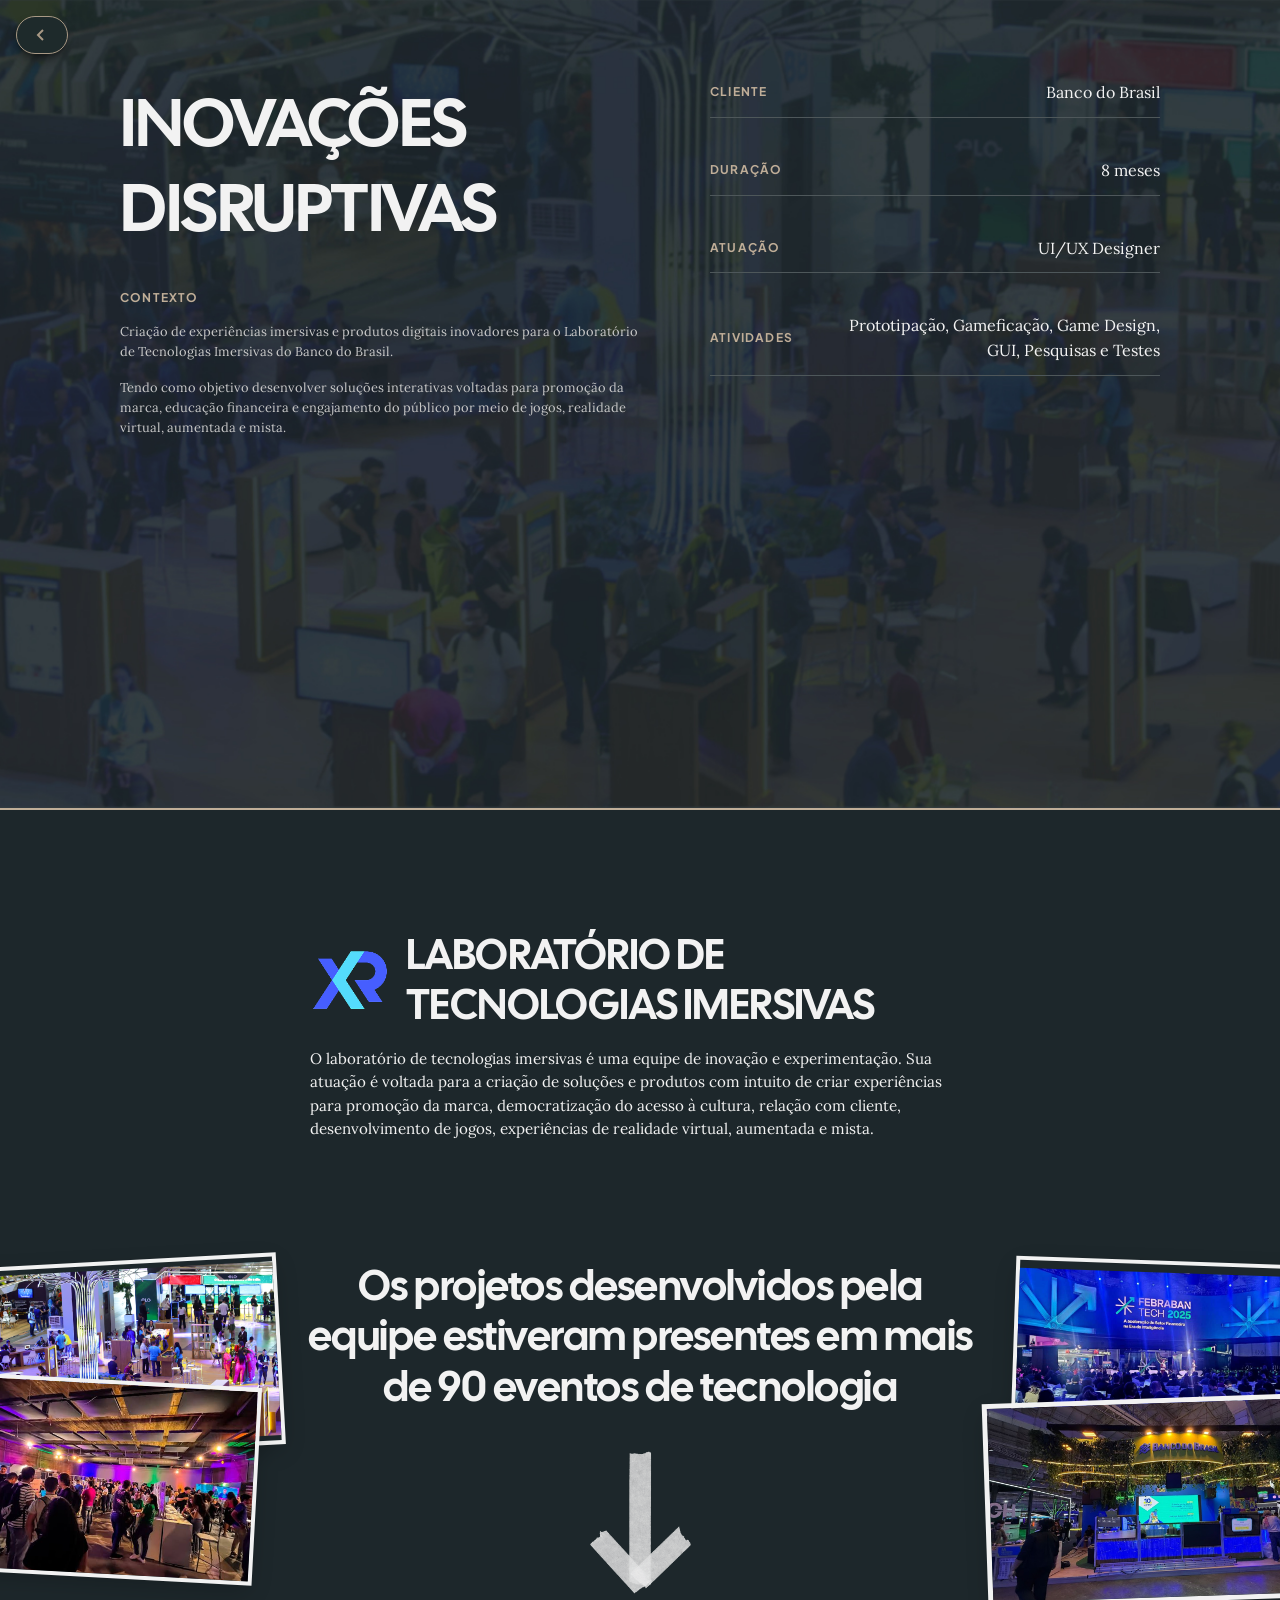
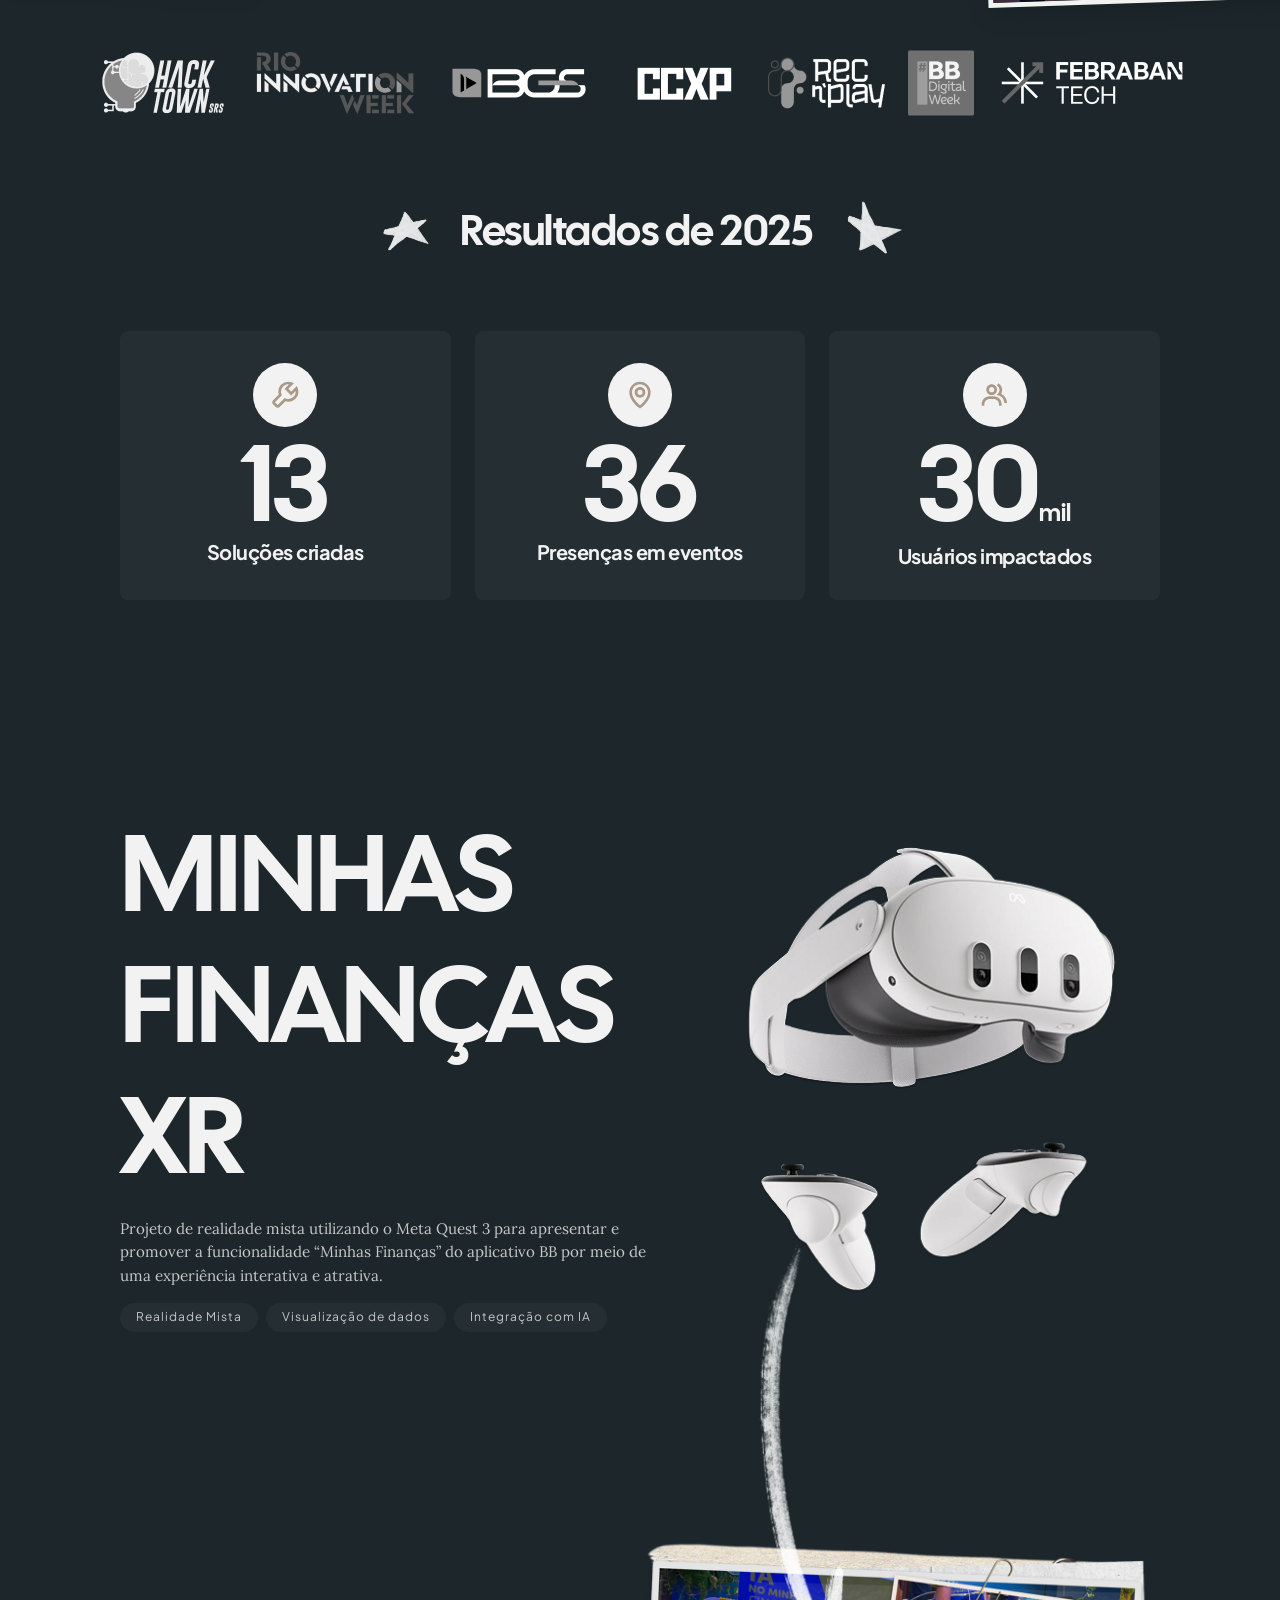
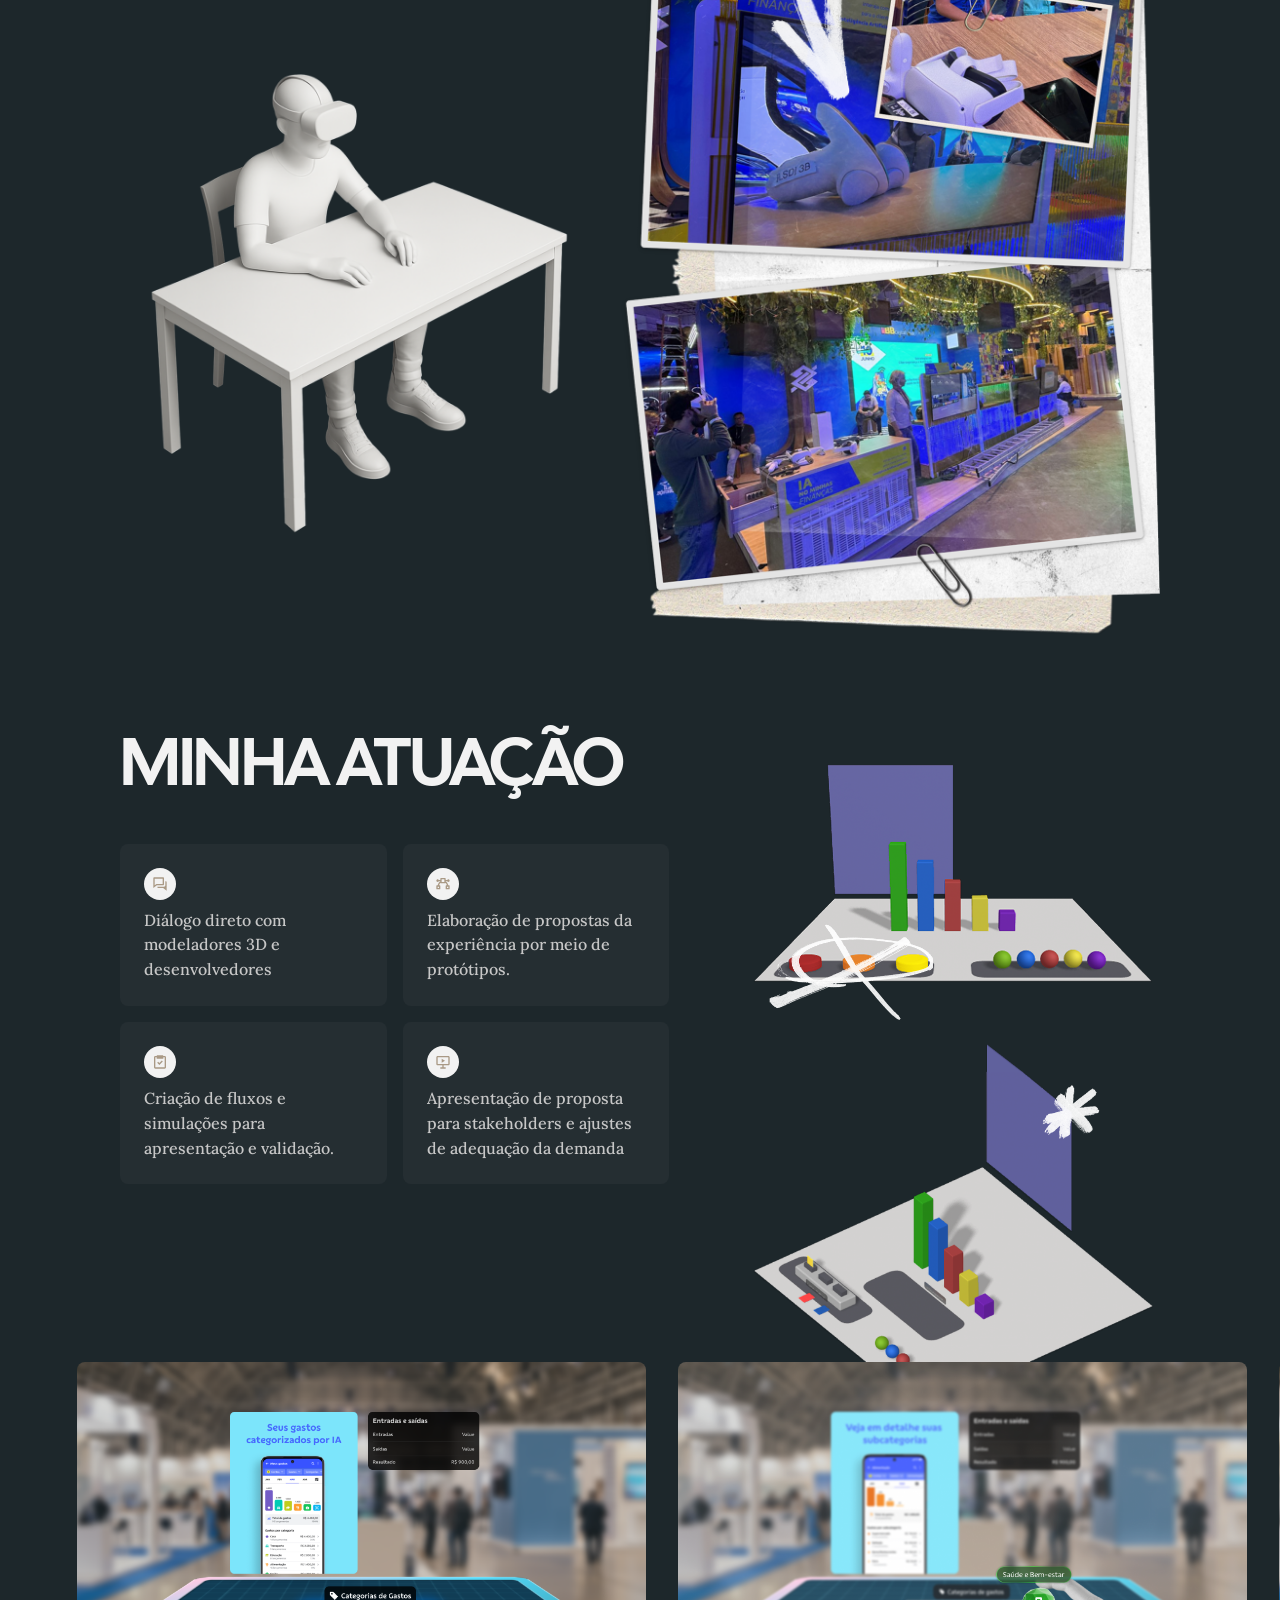
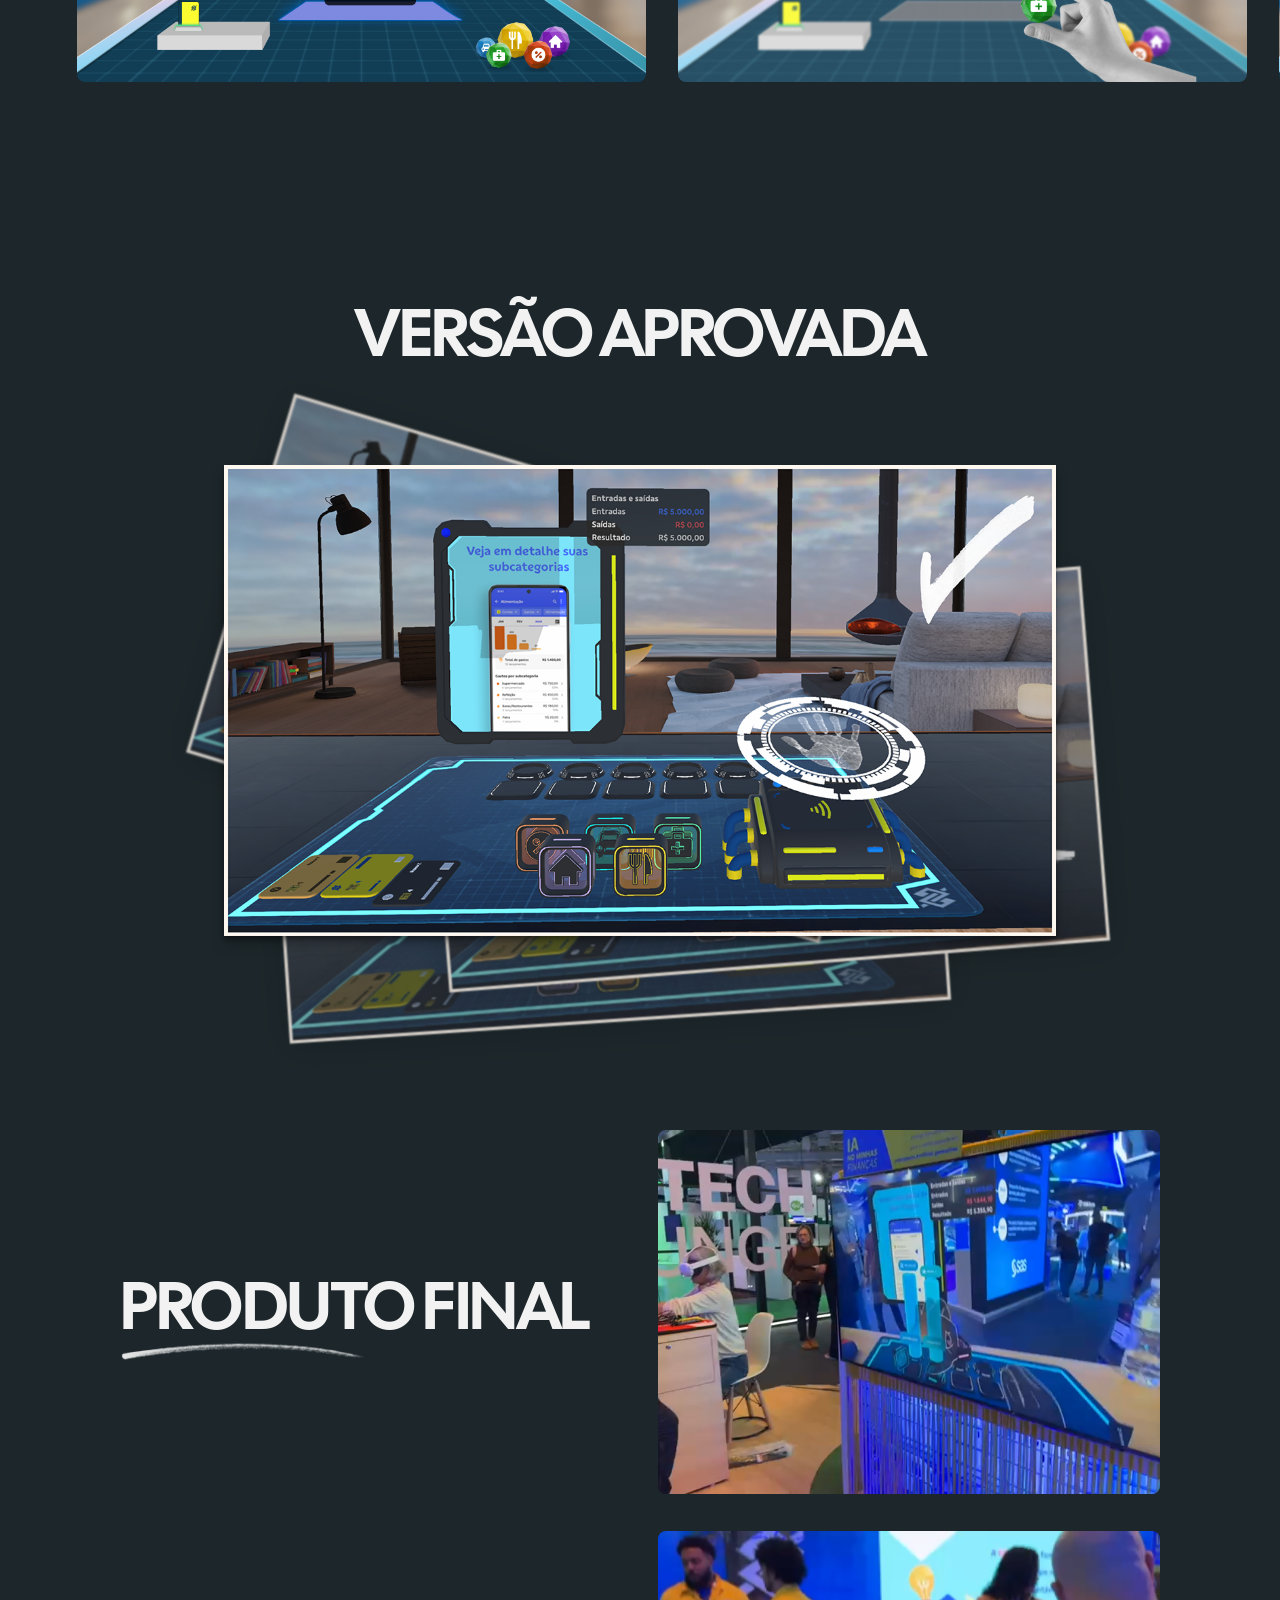
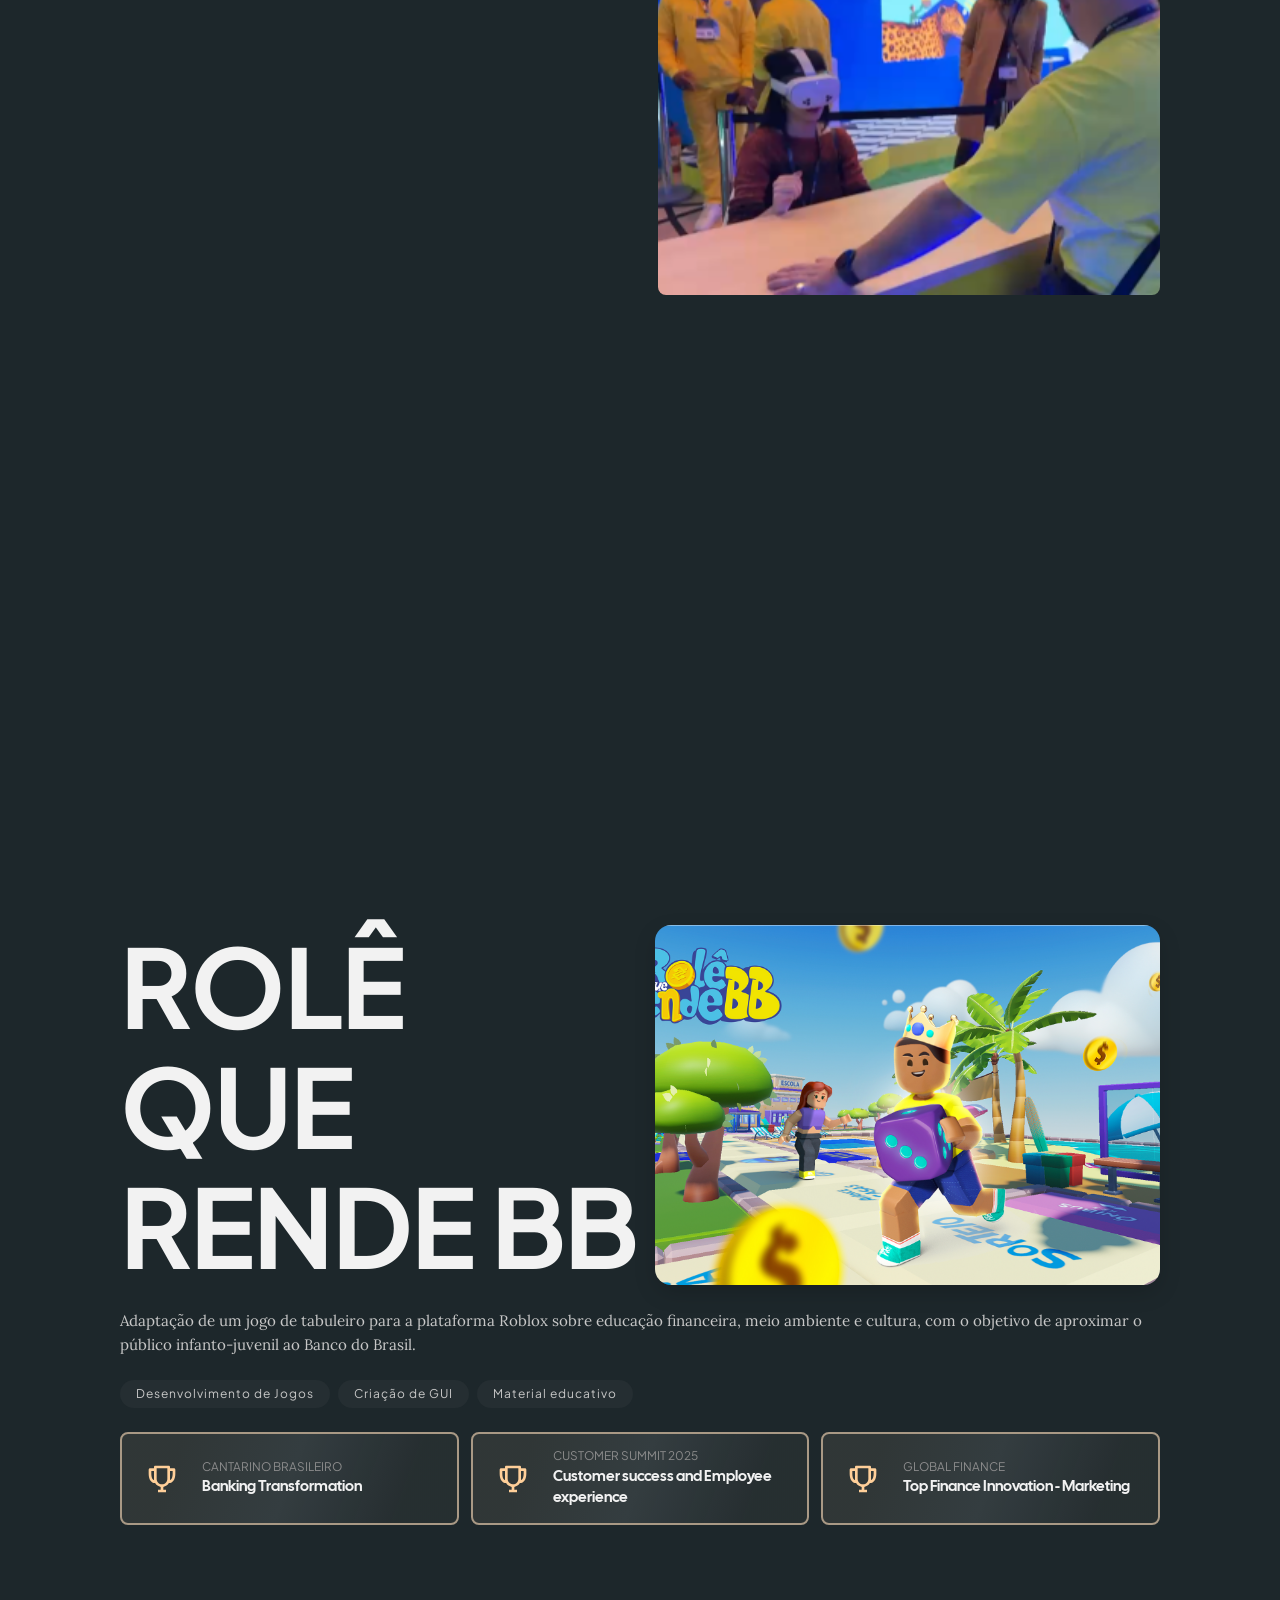
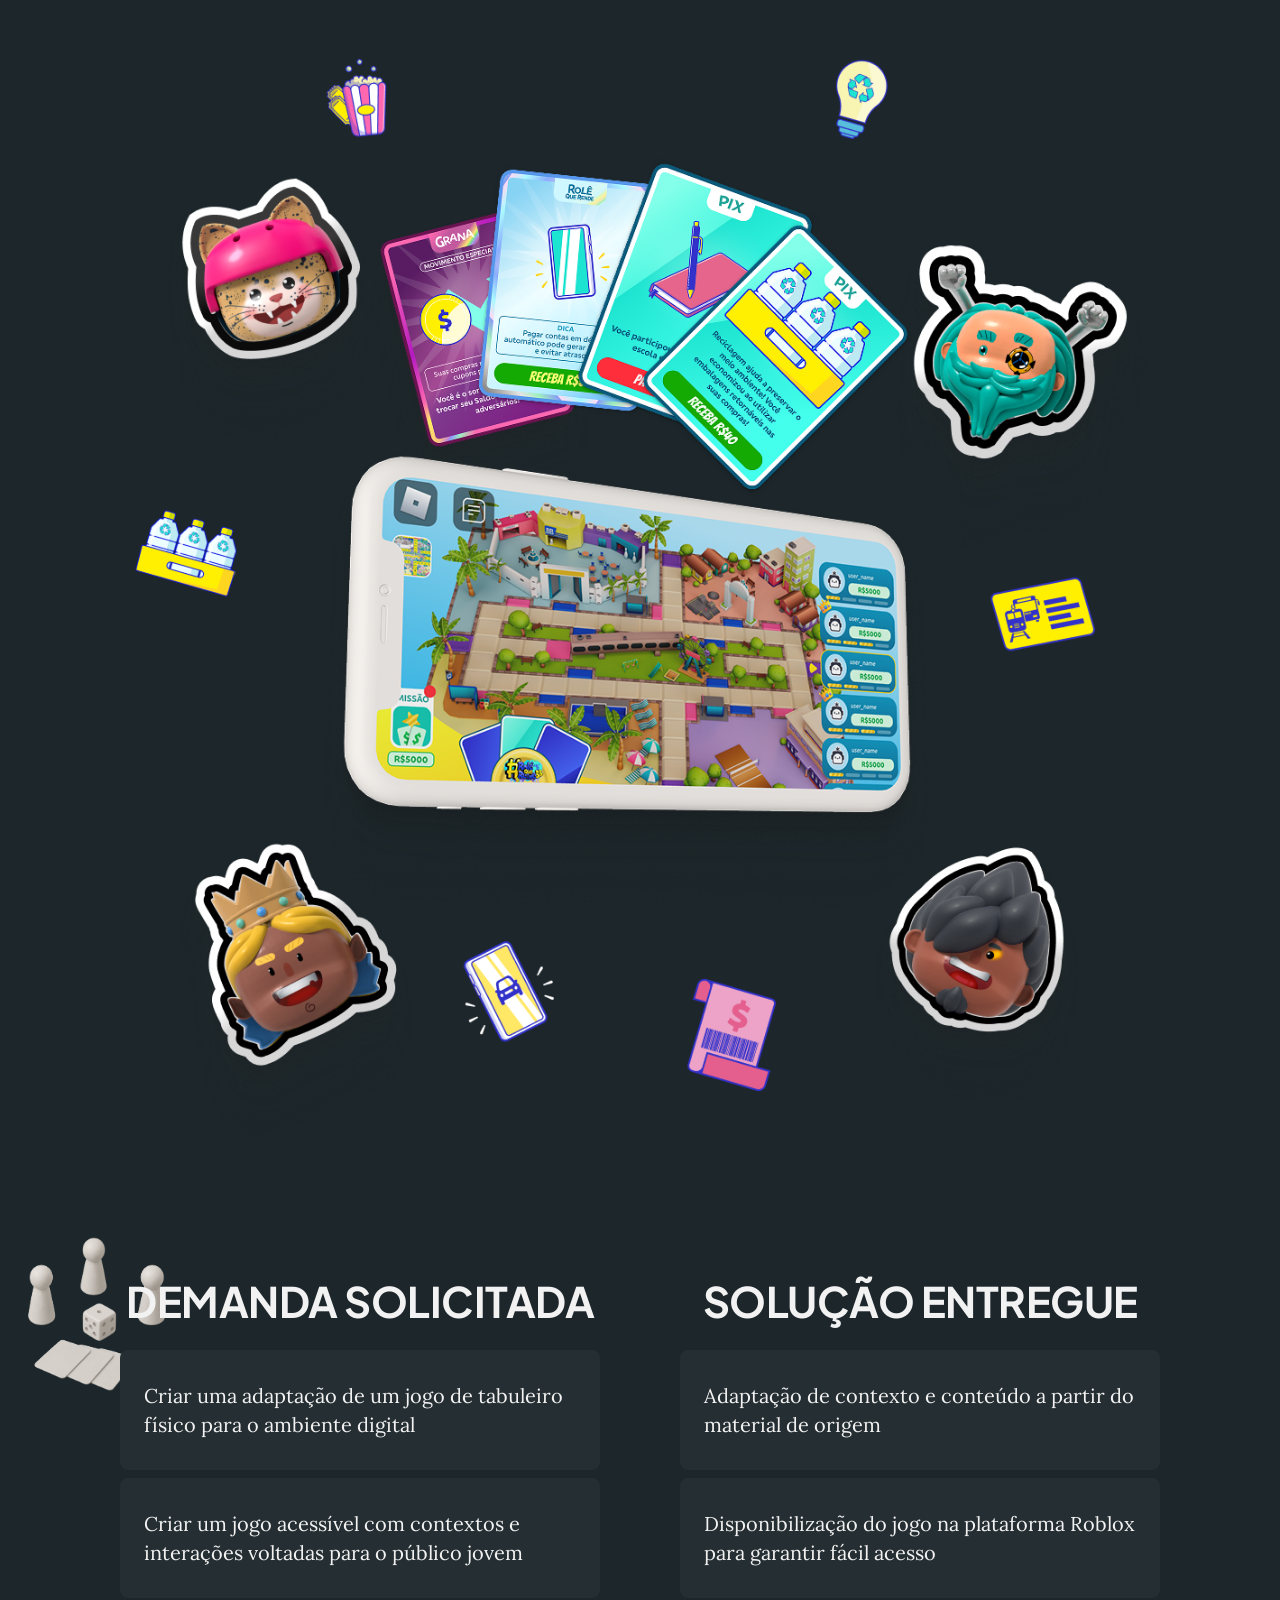
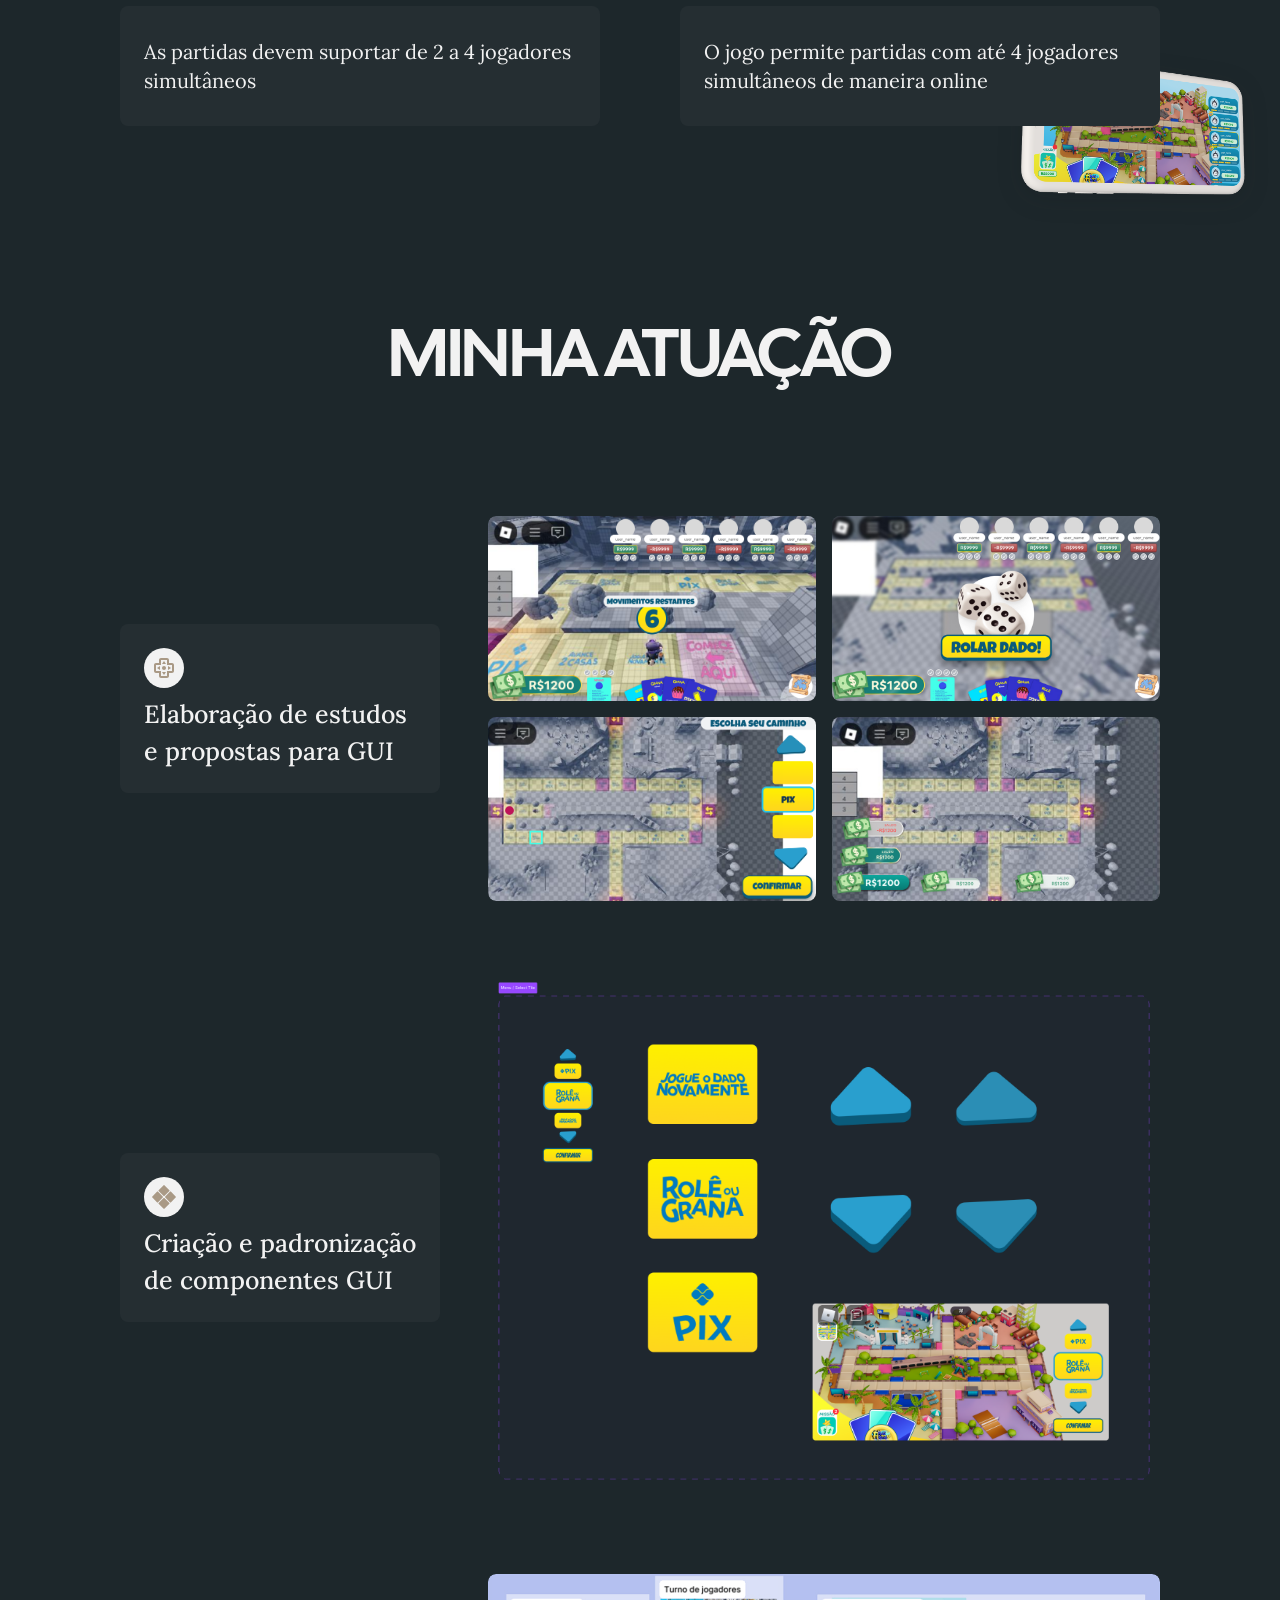
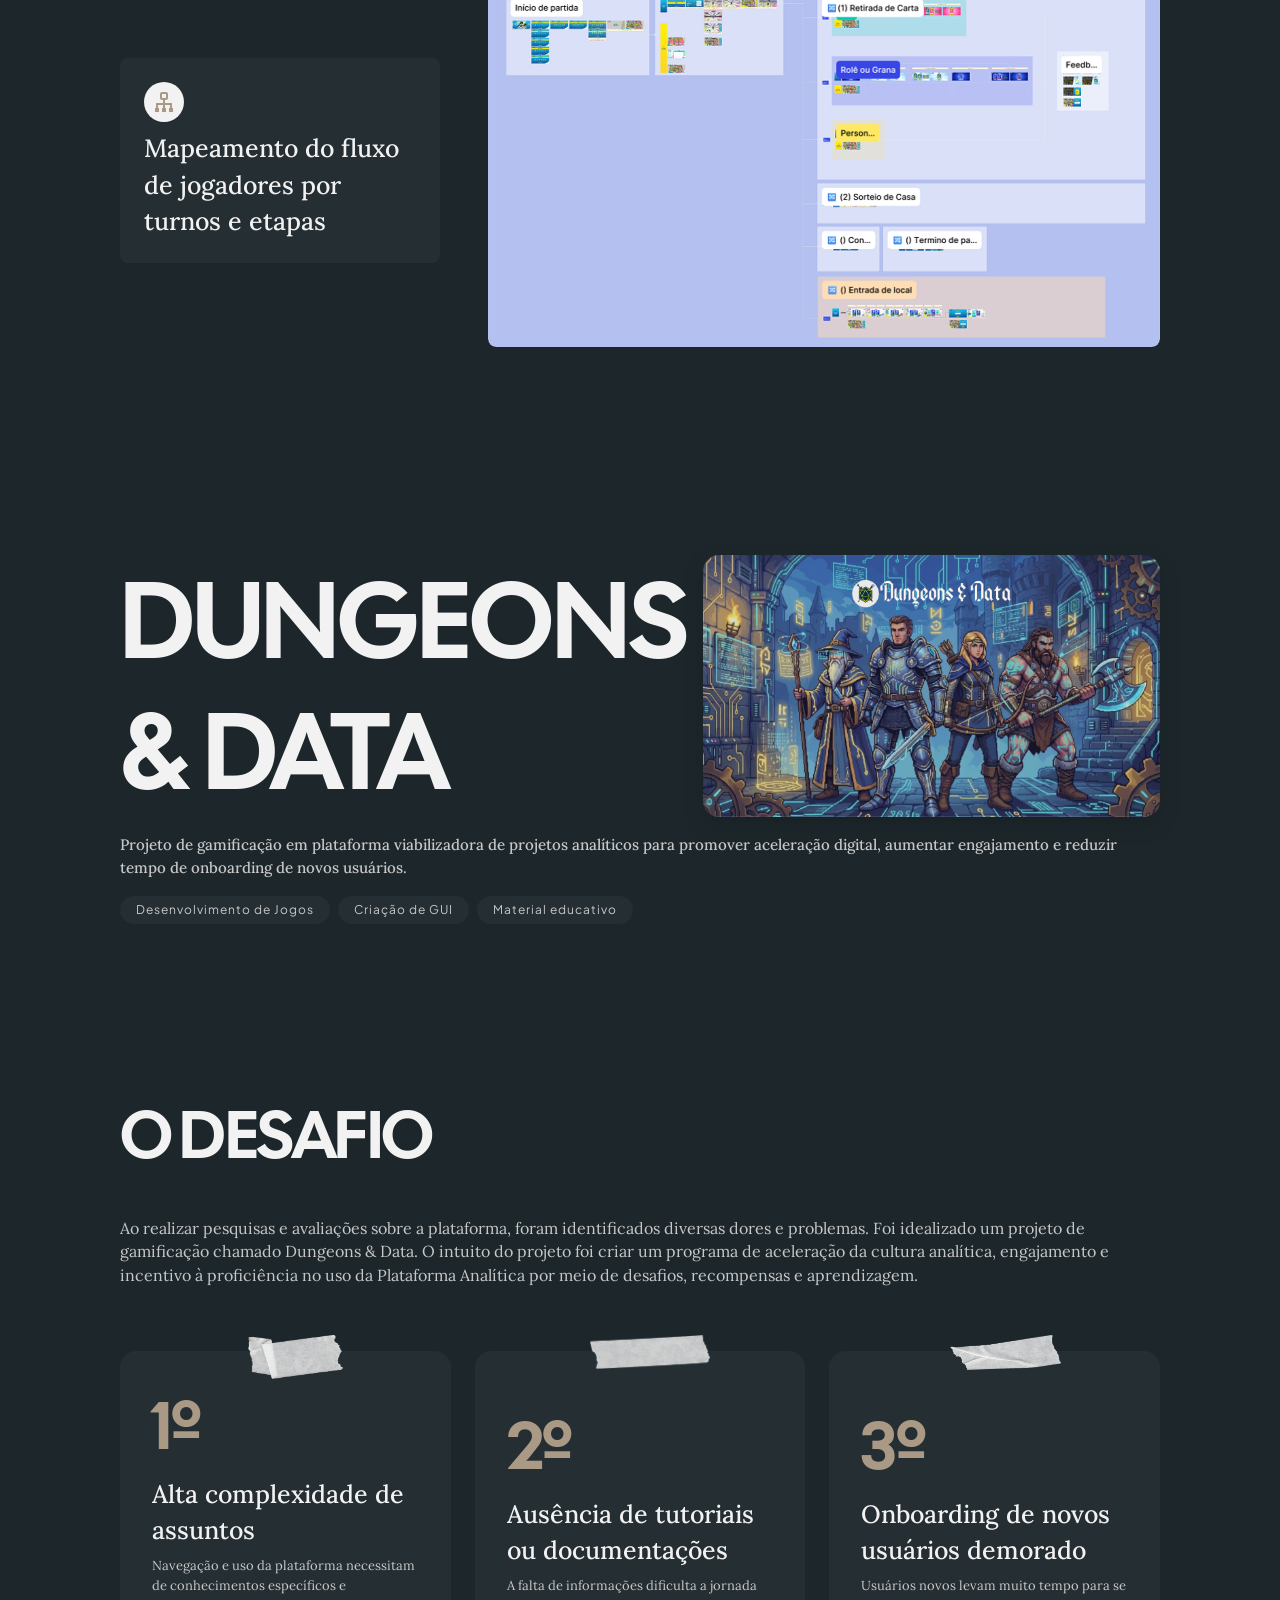
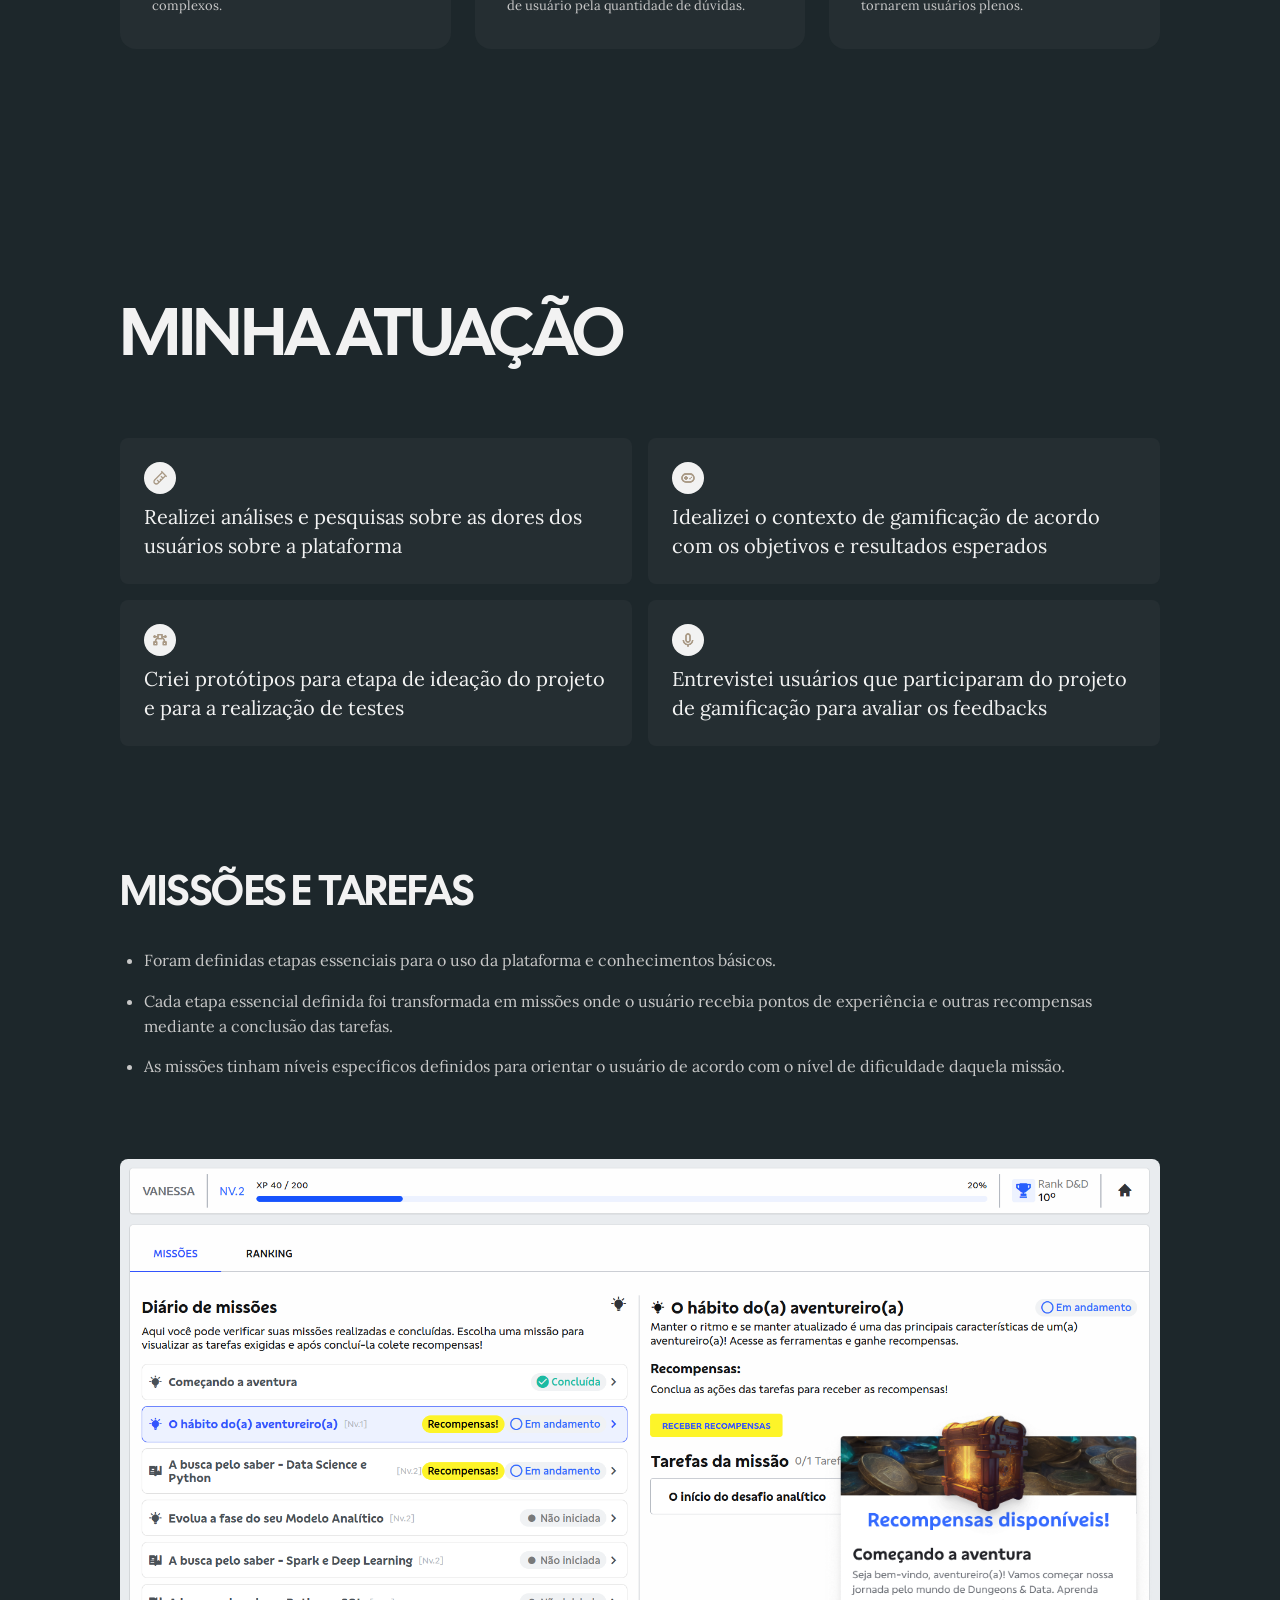
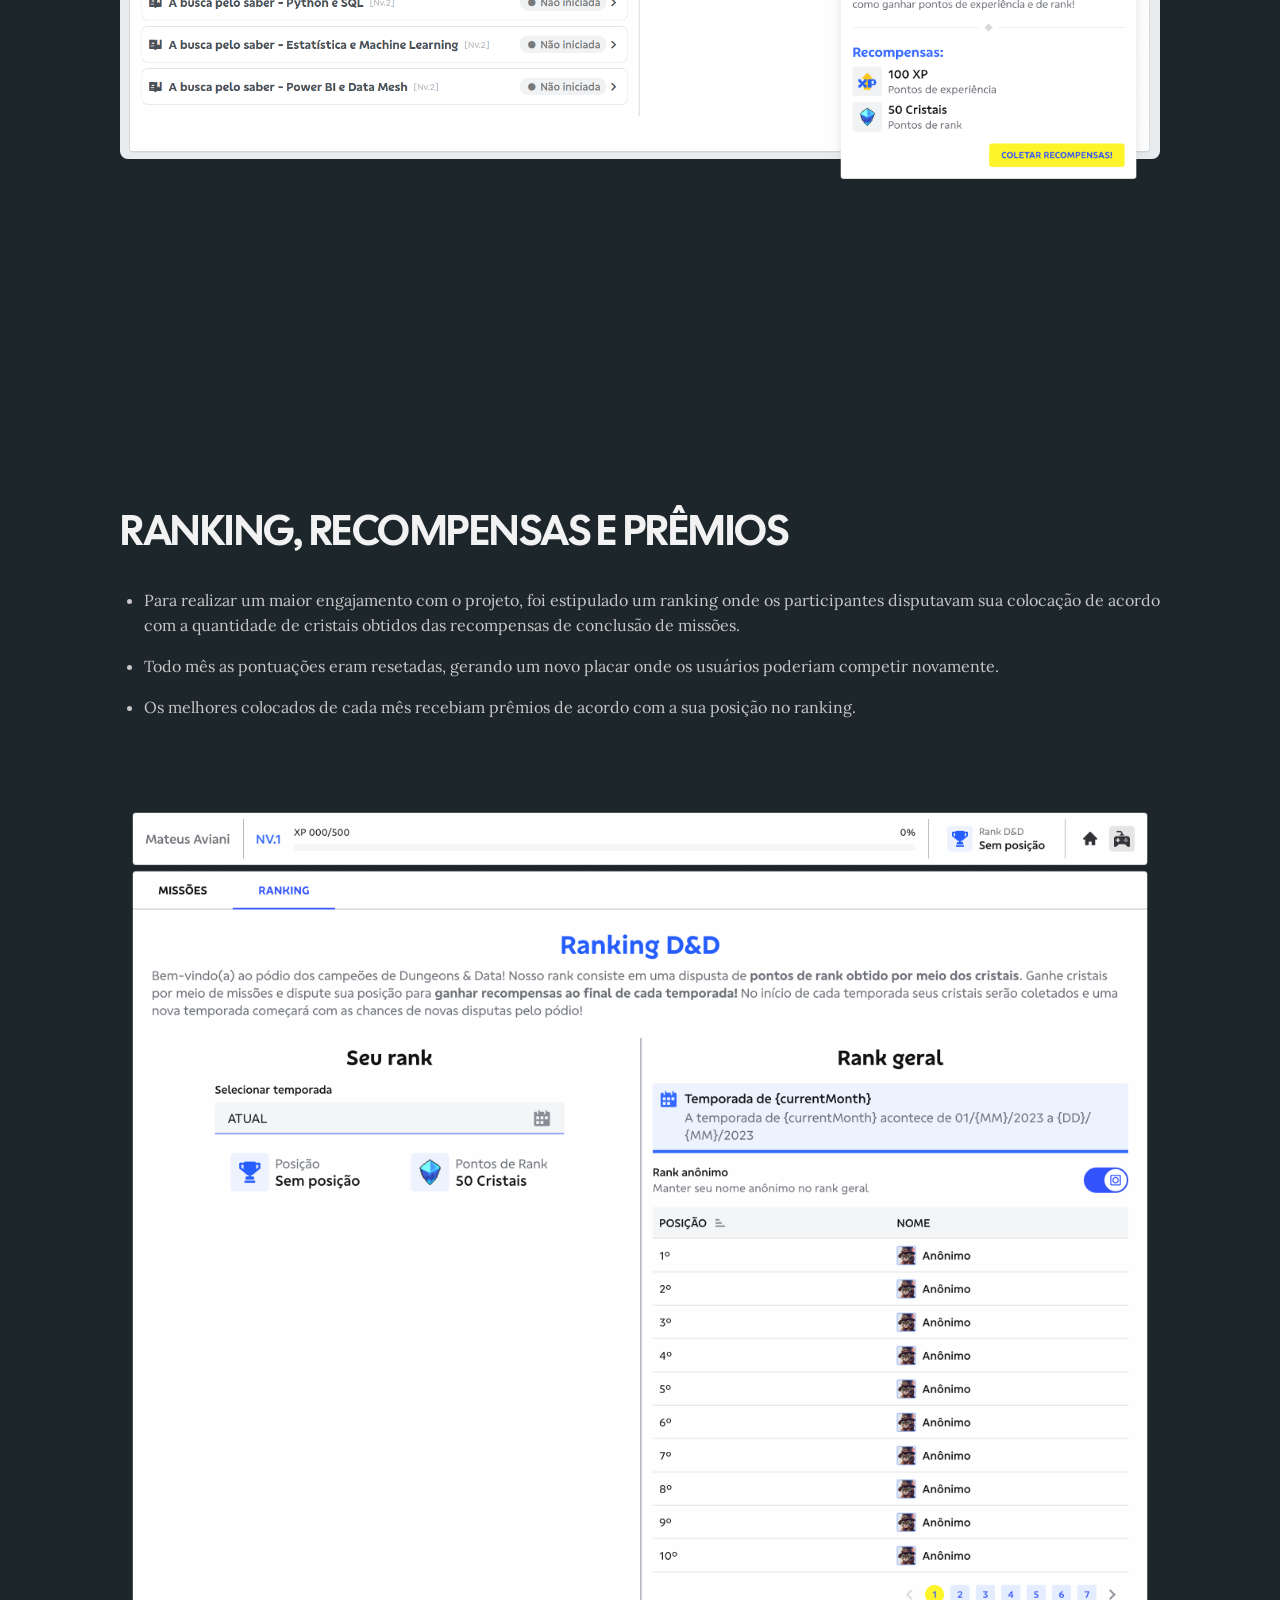
<file: projetos/inovacoes-disruptivas.html>
<!doctype html>
<html lang="pt-BR">

<head>
  <meta charset="utf-8">
  <meta name="viewport" content="width=device-width, initial-scale=1">
  <meta name="description"
    content="Projetos de experiências imersivas, gamificação e produtos digitais desenvolvidos para o Banco do Brasil.">
  <title>Inovações Disruptivas — Mateus Aviani Design</title>
  <link rel="icon" href="../assets/icons/logo_black.svg" type="image/svg+xml" media="(prefers-color-scheme: light)">
  <link rel="icon" href="../assets/icons/logo_white.svg" type="image/svg+xml" media="(prefers-color-scheme: dark)">
  <link rel="stylesheet" href="../css/tokens.css">
  <link rel="stylesheet" href="../css/base.css">
  <link rel="stylesheet" href="../css/layout.css">
  <link rel="stylesheet" href="../css/components.css">
  <link rel="stylesheet" href="../css/project-inovacoes-disruptivas.css">
  <link
    href="https://fonts.googleapis.com/css2?family=Cal+Sans&family=Lora:ital,wght@0,400..700;1,400..700&family=Plus+Jakarta+Sans:ital,wght@0,200..800&display=swap"
    rel="stylesheet">
</head>

<body class="case-study inovacoes-page">
  <main>
    <section class="case-cover inovacoes-hero" aria-labelledby="project-title">
      <div class="container case-cover__layout">
        <div class="case-cover__intro">
          <h1 id="project-title" class="case-title case-title--hero">INOVAÇÕES<br>DISRUPTIVAS</h1>
          <div class="case-cover__context">
            <p class="eyebrow">CONTEXTO</p>
            <div class="case-cover__copy">
              <p>Criação de experiências imersivas e produtos digitais inovadores para o Laboratório de Tecnologias
                Imersivas do Banco do Brasil.</p>
              <p>Tendo como objetivo desenvolver soluções interativas voltadas para promoção da marca, educação
                financeira e engajamento do público por meio de jogos, realidade virtual, aumentada e mista.</p>
            </div>
          </div>
        </div>
        <dl class="case-cover__meta" aria-label="Informações do projeto">
          <div>
            <dt>CLIENTE</dt>
            <dd>Banco do Brasil</dd>
          </div>
          <div>
            <dt>DURAÇÃO</dt>
            <dd>8 meses</dd>
          </div>
          <div>
            <dt>ATUAÇÃO</dt>
            <dd>UI/UX Designer</dd>
          </div>
          <div>
            <dt>ATIVIDADES</dt>
            <dd>Prototipação, Gameficação, Game Design, GUI, Pesquisas e Testes</dd>
          </div>
        </dl>
      </div>
    </section>

    <section class="inovacoes-lab section" aria-labelledby="lti-title">
      <div class="container inovacoes-lab__grid">
        <div class="inovacoes-lab__intro">
          <img class="inovacoes-lab__mark" src="../assets/images/inovacoes-disruptivas/lti-xr-mark.png" width="167"
            height="170" alt="" aria-hidden="true" loading="lazy">
          <div>
            <h2 id="lti-title" class="case-title case-title--subsection">LABORATÓRIO DE TECNOLOGIAS IMERSIVAS</h2>
          </div>
        </div>
        <div>
          <p>O laboratório de tecnologias imersivas é uma equipe de inovação e experimentação. Sua atuação é voltada
            para a criação de soluções e produtos com intuito de criar experiências para promoção da marca,
            democratização do acesso à cultura, relação com cliente, desenvolvimento de jogos, experiências de realidade
            virtual, aumentada e mista.</p>
        </div>
      </div>
    </section>

    <section class="inovacoes-events" aria-label="Presença do laboratório em eventos de tecnologia">
      <p class="inovacoes-events__statement">Os projetos desenvolvidos pela equipe estiveram presentes em mais de 90
        eventos de tecnologia</p>
      <img class="inovacoes-events__arrow" src="../assets/images/inovacoes-disruptivas/events-arrow.png" width="374"
        height="528" alt="" aria-hidden="true" loading="lazy">
      <figure class="inovacoes-events__photo inovacoes-events__photo--left-top" aria-hidden="true">
        <img src="../assets/images/inovacoes-disruptivas/events-photo-left-top.png" width="335" height="192" alt=""
          loading="lazy">
      </figure>
      <figure class="inovacoes-events__photo inovacoes-events__photo--left-bottom" aria-hidden="true">
        <img src="../assets/images/inovacoes-disruptivas/events-photo-left-bottom.png" width="297" height="198" alt=""
          loading="lazy">
      </figure>
      <figure class="inovacoes-events__photo inovacoes-events__photo--right" aria-hidden="true">
        <img src="../assets/images/inovacoes-disruptivas/events-photo-right.png" width="317" height="197" alt=""
          loading="lazy">
      </figure>
      <figure class="inovacoes-events__photo inovacoes-events__photo--right-bottom" aria-hidden="true">
        <img src="../assets/images/inovacoes-disruptivas/events-photo-right-bottom.png" width="363" height="204" alt=""
          loading="lazy">
      </figure>
      <div class="inovacoes-lab__logos-carousel">
        <div class="inovacoes-lab__logos-track">
          <img class="inovacoes-lab__logos" src="../assets/images/inovacoes-disruptivas/lti-partner-logos.png"
            width="1126" height="116" alt="Logotipos de eventos e parceiros do Laboratório de Tecnologias Imersivas"
            loading="lazy">
          <img class="inovacoes-lab__logos inovacoes-lab__logos--duplicate"
            src="../assets/images/inovacoes-disruptivas/lti-partner-logos.png" width="1126" height="116" alt=""
            aria-hidden="true" loading="lazy">
        </div>
      </div>
    </section>

    <section class="inovacoes-results section" aria-labelledby="results-2025-title">
      <div class="container">
        <h2 id="results-2025-title" class="inovacoes-results__title">
          <img class="inovacoes-results__star inovacoes-results__star--left"
            src="../assets/images/inovacoes-disruptivas/results-star.png" width="45" height="39" alt=""
            aria-hidden="true" loading="lazy">
          <span>Resultados de 2025</span>
          <img class="inovacoes-results__star inovacoes-results__star--right"
            src="../assets/images/inovacoes-disruptivas/results-star.png" width="53" height="52" alt=""
            aria-hidden="true" loading="lazy">
        </h2>
        <dl class="inovacoes-results__grid" aria-label="Resultados do laboratório em 2025">
          <div class="surface-card inovacoes-results__card">
            <dt><span class="icon-badge inovacoes-results__icon"><img src="../assets/icons/inovacoes-results-task.svg"
                  width="32" height="32" alt="" aria-hidden="true"></span><span
                class="inovacoes-results__value">13</span></dt>
            <dd>Soluções criadas</dd>
          </div>
          <div class="surface-card inovacoes-results__card">
            <dt><span class="icon-badge inovacoes-results__icon"><img src="../assets/icons/inovacoes-results-events.svg"
                  width="32" height="32" alt="" aria-hidden="true"></span><span
                class="inovacoes-results__value">36</span></dt>
            <dd>Presenças em eventos</dd>
          </div>
          <div class="surface-card inovacoes-results__card">
            <dt><span class="icon-badge inovacoes-results__icon"><img src="../assets/icons/inovacoes-results-users.svg"
                  width="32" height="32" alt="" aria-hidden="true"></span><span class="inovacoes-results__value">30<span
                  class="number-text">mil</span></span></dt>
            <dd>Usuários impactados</dd>
          </div>
        </dl>
      </div>
    </section>

    <article class="inovacoes-project inovacoes-project--financas" aria-labelledby="financas-title">
      <section class="inovacoes-project__opening section">
        <div class="container financas-opening">
          <div class="financas-opening__copy">
            <h2 id="financas-title" class="case-title inovacoes-project__title">MINHAS<br>FINANÇAS XR</h2>
            <div class="tag-list" aria-label="Temas do projeto Minhas Finanças XR">
              <span class="tag">Realidade Mista</span>
              <span class="tag">Visualização de dados</span>
              <span class="tag">Integração com IA</span>
            </div>
            <p>Projeto de realidade mista utilizando o Meta Quest 3 para apresentar e promover a funcionalidade “Minhas
              Finanças” do aplicativo BB por meio de uma experiência interativa e atrativa.</p>
          </div>
          <div class="financas-opening__visual" aria-hidden="true">
            <img src="../assets/images/inovacoes-disruptivas/financas-xr-opening-visual.png" width="1080" height="1080"
              alt="" loading="lazy">
          </div>
        </div>
      </section>

      <section class="financas-process section" aria-label="Registros visuais da experiência Minhas Finanças XR">
        <div class="container financas-process__layout">
          <img class="financas-process__arrow" src="../assets/images/inovacoes-disruptivas/financas-process-arrow.png"
            width="139" height="467" alt="" aria-hidden="true" loading="lazy">
          <figure class="financas-process__person">
            <img src="../assets/images/inovacoes-disruptivas/financas-xr-user.png" width="452" height="491" alt=""
              aria-hidden="true" loading="lazy">
          </figure>
          <figure class="financas-process__collage">
            <img src="../assets/images/inovacoes-disruptivas/financas-process-left-group.png" width="609" height="837"
              alt="" aria-hidden="true" loading="lazy">
          </figure>
        </div>
      </section>

      <section class="financas-acting section" aria-labelledby="financas-acting-title">
        <div class="container financas-acting__grid">
          <div class="financas-acting__content">
            <h3 id="financas-acting-title" class="case-title">MINHA ATUAÇÃO</h3>
            <ol class="financas-acting__steps">
              <li class="surface-card"><span class="icon-badge financas-acting__icon"><img
                    src="../assets/icons/financas-acting-step-1.svg" width="16" height="16" alt=""
                    aria-hidden="true"></span>
                <p>Diálogo direto com modeladores 3D e desenvolvedores</p>
              </li>
              <li class="surface-card"><span class="icon-badge financas-acting__icon"><img
                    src="../assets/icons/financas-acting-step-2.svg" width="16" height="16" alt=""
                    aria-hidden="true"></span>
                <p>Elaboração de propostas da experiência por meio de protótipos.</p>
              </li>
              <li class="surface-card"><span class="icon-badge financas-acting__icon"><img
                    src="../assets/icons/financas-acting-step-3.svg" width="16" height="16" alt=""
                    aria-hidden="true"></span>
                <p>Criação de fluxos e simulações para apresentação e validação.</p>
              </li>
              <li class="surface-card"><span class="icon-badge financas-acting__icon"><img
                    src="../assets/icons/financas-acting-step-4.svg" width="16" height="16" alt=""
                    aria-hidden="true"></span>
                <p>Apresentação de proposta para stakeholders e ajustes de adequação da demanda</p>
              </li>
            </ol>
          </div>
          <div class="financas-acting__visual" aria-hidden="true">
            <img class="financas-acting__group"
              src="../assets/images/inovacoes-disruptivas/financas-acting-top-group.png" width="417" height="302" alt=""
              loading="lazy">
            <img class="financas-acting__group"
              src="../assets/images/inovacoes-disruptivas/financas-acting-bottom-group.png" width="417" height="390"
              alt="" loading="lazy">
          </div>
        </div>
      </section>

      <section class="financas-carousel section" aria-label="Telas de validação de Minhas Finanças XR">
        <div class="financas-carousel__scroller" tabindex="0">
          <figure class="financas-carousel__item">
            <img src="../assets/images/inovacoes-disruptivas/financas-carousel-01.png" width="569" height="320"
              alt="Tela do protótipo Minhas Finanças XR, 1 de 6" loading="lazy" draggable="false">
          </figure>
          <figure class="financas-carousel__item">
            <img src="../assets/images/inovacoes-disruptivas/financas-carousel-02.png" width="569" height="320"
              alt="Tela do protótipo Minhas Finanças XR, 2 de 6" loading="lazy" draggable="false">
          </figure>
          <figure class="financas-carousel__item">
            <img src="../assets/images/inovacoes-disruptivas/financas-carousel-03.png" width="569" height="320"
              alt="Tela do protótipo Minhas Finanças XR, 3 de 6" loading="lazy" draggable="false">
          </figure>
          <figure class="financas-carousel__item">
            <img src="../assets/images/inovacoes-disruptivas/financas-carousel-04.png" width="569" height="320"
              alt="Tela do protótipo Minhas Finanças XR, 4 de 6" loading="lazy" draggable="false">
          </figure>
          <figure class="financas-carousel__item">
            <img src="../assets/images/inovacoes-disruptivas/financas-carousel-05.png" width="569" height="320"
              alt="Tela do protótipo Minhas Finanças XR, 5 de 6" loading="lazy" draggable="false">
          </figure>
          <figure class="financas-carousel__item">
            <img src="../assets/images/inovacoes-disruptivas/financas-carousel-06.png" width="569" height="320"
              alt="Tela do protótipo Minhas Finanças XR, 6 de 6" loading="lazy" draggable="false">
          </figure>
        </div>
      </section>

      <section class="financas-approved section" aria-labelledby="financas-approved-title">
        <div class="container financas-approved__container">
          <h3 id="financas-approved-title" class="case-title">VERSÃO APROVADA</h3>
          <div class="financas-approved__stage" aria-hidden="true">
            <figure class="financas-approved__sketch financas-approved__sketch--left">
              <img src="../assets/images/inovacoes-disruptivas/financas-approved-scribble.png" width="600" height="340"
                alt="" loading="lazy">

            </figure>
            <figure class="financas-approved__sketch financas-approved__sketch--right">
              <img src="../assets/images/inovacoes-disruptivas/financas-approved-scribble.png" width="604" height="342"
                alt="" loading="lazy">

            </figure>
            <figure class="financas-approved__process">
              <img src="../assets/images/inovacoes-disruptivas/financas-approved-process-sketch.png" width="568"
                height="322" alt="" loading="lazy">

            </figure>
            <figure class="financas-approved__cover media-frame">

              <img class="financas-approved__cover-image"
                src="../assets/images/inovacoes-disruptivas/financas-approved-cover.png" width="1043" height="591"
                alt="" loading="lazy">
            </figure>

          </div>
        </div>
      </section>

      <section class="financas-final-product" aria-labelledby="financas-final-product-title">
        <div class="container financas-final-product__sticky">
          <div class="financas-final-product__intro">
            <h3 id="financas-final-product-title" class="case-title">PRODUTO FINAL</h3>
            <img src="../assets/images/inovacoes-disruptivas/financas-final-product-divider.png" width="490" height="44"
              alt="" aria-hidden="true" loading="lazy">
          </div>
          <div class="financas-final-product__viewport" aria-label="Registros da experiência Minhas Finanças XR">
            <div class="financas-final-product__track">
              <figure class="media-frame financas-final-product__media">
                <img src="../assets/images/inovacoes-disruptivas/financas-final-product-installation.png" width="647"
                  height="366" alt="Instalação de Minhas Finanças XR em um evento de tecnologia" loading="lazy">
              </figure>
              <figure class="media-frame financas-final-product__media">
                <img src="../assets/images/inovacoes-disruptivas/financas-final-product-headset.png" width="678"
                  height="384" alt="Pessoa usando headset na experiência Minhas Finanças XR" loading="lazy">
              </figure>
            </div>
          </div>
        </div>
      </section>
    </article>

    <article class="inovacoes-project inovacoes-project--role" aria-labelledby="role-title">
      <section class="inovacoes-project__opening section">
        <div class="container role-opening">
          <div class="role-opening__copy">
            <div class="role-title_cover">
              <h2 id="role-title" class="case-title inovacoes-project__title">ROLÊ QUE<br>RENDE BB</h2>
              <figure class="role-opening__cover media-frame">
                <img src="../assets/images/inovacoes-disruptivas/role-game-cover.png" width="631" height="361"
                  alt="Arte do jogo Rolê que Rende BB no Roblox" loading="lazy">
              </figure>
            </div>
            <p>Adaptação de um jogo de tabuleiro para a plataforma Roblox sobre educação financeira, meio ambiente e
              cultura, com o objetivo de aproximar o público infanto-juvenil ao Banco do Brasil.</p>
            <div class="tag-list" aria-label="Temas do projeto Rolê que Rende BB">
              <span class="tag">Desenvolvimento de Jogos</span>
              <span class="tag">Criação de GUI</span>
              <span class="tag">Material educativo</span>
            </div>
          </div>
          <ul class="role-opening__awards" aria-label="Reconhecimentos do projeto">
            <li>
              <img src="../assets/icons/role-opening-award.svg" width="32" height="32" alt="" aria-hidden="true"
                loading="lazy">
              <span class="role-opening__award-copy"><span class="role-opening__award-label">Cantarino
                  Brasileiro</span><strong>Banking Transformation</strong></span>
            </li>
            <li>
              <img src="../assets/icons/role-opening-award.svg" width="32" height="32" alt="" aria-hidden="true"
                loading="lazy">
              <span class="role-opening__award-copy"><span class="role-opening__award-label">Customer Summit
                  2025</span><strong>Customer success and Employee experience</strong></span>
            </li>
            <li>
              <img src="../assets/icons/role-opening-award.svg" width="32" height="32" alt="" aria-hidden="true"
                loading="lazy">
              <span class="role-opening__award-copy"><span class="role-opening__award-label">Global
                  Finance</span><strong>Top Finance Innovation - Marketing</strong></span>
            </li>
          </ul>
        </div>
      </section>

      <section class="role-showcase section" aria-label="Composição visual do jogo Rolê que Rende BB">
        <div class="container role-showcase__grid">
          <figure class="role-showcase__board role-showcase__board--group media-frame">
            <img src="../assets/images/inovacoes-disruptivas/role-brief-group.png" width="1153" height="1249"
              alt="Composição visual do jogo Rolê que Rende BB com cartas, personagens e tela do mapa" loading="lazy">
          </figure>
        </div>
      </section>

      <section class="role-brief section" aria-labelledby="role-request-title">
        <div class="container role-brief__intro">

        </div>
        <div class="container role-brief__grid">
          <section class="role-brief__column" aria-labelledby="role-request-title">
            <h3 id="role-request-title" class="case-title case-title--subsection">DEMANDA SOLICITADA</h3>
            <figure class="role-brief__image media-frame"><img
                src="../assets/images/inovacoes-disruptivas/role-request-image.png" width="241" height="241"
                alt="Peças do jogo de tabuleiro original" loading="lazy"></figure>
            <ul>
              <li>Criar uma adaptação de um jogo de tabuleiro físico para o ambiente digital</li>
              <li>Criar um jogo acessível com contextos e interações voltadas para o público jovem</li>
              <li>As partidas devem suportar de 2 a 4 jogadores simultâneos</li>
            </ul>
          </section>
          <section class="role-brief__column" aria-labelledby="role-solution-title">
            <h3 id="role-solution-title" class="case-title case-title--subsection">SOLUÇÃO ENTREGUE</h3>
            <figure class="role-brief__image media-frame"><img
                src="../assets/images/inovacoes-disruptivas/role-solution-image.png" width="330" height="233"
                alt="Versão digital do jogo Rolê que Rende BB" loading="lazy"></figure>
            <ul>
              <li>Adaptação de contexto e conteúdo a partir do material de origem</li>
              <li>Disponibilização do jogo na plataforma Roblox para garantir fácil acesso</li>
              <li>O jogo permite partidas com até 4 jogadores simultâneos de maneira online</li>
            </ul>
          </section>
        </div>
      </section>

      <section class="role-acting section" aria-labelledby="role-acting-title">
        <div class="container">
          <div class="role-acting__experiences">
            <section class="role-acting__experience">
              <div class="role-acting__card">
                <span class="role-acting__icon"><img src="../assets/icons/role-acting-study.svg" width="24" height="24"
                    alt="" aria-hidden="true" loading="lazy"></span>
                <p>Elaboração de estudos e propostas para GUI</p>
              </div>
              <div class="role-acting__media role-acting__media--gallery" aria-label="Estudos de interface do jogo">
                <div class="role-acting__media-track">
                  <img src="../assets/images/inovacoes-disruptivas/role-acting-study-01.png" width="1680" height="945"
                    alt="Estudo de interface do jogo Rolê que Rende BB" loading="lazy">
                  <img src="../assets/images/inovacoes-disruptivas/role-acting-study-02.png" width="550" height="310"
                    alt="Estudo complementar de interface do jogo" loading="lazy">
                  <img src="../assets/images/inovacoes-disruptivas/role-acting-study-03.png" width="1680" height="945"
                    alt="Estudo complementar de interface do jogo" loading="lazy">
                  <img src="../assets/images/inovacoes-disruptivas/role-acting-study-04.png" width="1680" height="945"
                    alt="Estudo complementar de interface do jogo" loading="lazy">
                </div>
              </div>
            </section>
            <section class="role-acting__experience">
              <div class="role-acting__card">
                <img class="role-acting__icon" src="../assets/icons/role-acting-components.svg" width="40" height="40"
                  alt="" aria-hidden="true" loading="lazy">
                <p>Criação e padronização de componentes GUI</p>
              </div>
              <figure class="role-acting__media media-frame">
                <img src="../assets/images/inovacoes-disruptivas/role-acting-components.png" width="732" height="559"
                  alt="Componentes padronizados da interface do jogo" loading="lazy">
              </figure>
            </section>
            <section class="role-acting__experience">
              <div class="role-acting__card">
                <span class="role-acting__icon"><img src="../assets/icons/role-acting-flow.svg" width="24" height="24"
                    alt="" aria-hidden="true" loading="lazy"></span>
                <p>Mapeamento do fluxo de jogadores por turnos e etapas</p>
              </div>
              <figure class="role-acting__media media-frame">
                <img src="../assets/images/inovacoes-disruptivas/role-acting-flow.png" width="760" height="422"
                  alt="Mapeamento do fluxo de jogadores por turnos e etapas" loading="lazy">
              </figure>
            </section>
          </div>
          <h3 id="role-acting-title" class="case-title case-title--subsection">MINHA ATUAÇÃO</h3>
          <div class="role-acting__list">
            <figure class="role-acting__item media-frame"><img
                src="../assets/images/inovacoes-disruptivas/role-activity-overview.png" width="1127" height="425"
                alt="Estudos e propostas para a interface do jogo" loading="lazy"></figure>
            <figure class="role-acting__item media-frame"><img
                src="../assets/images/inovacoes-disruptivas/role-activity-flow.png" width="1128" height="580"
                alt="Criação e padronização de componentes da interface do jogo" loading="lazy"></figure>
            <figure class="role-acting__item media-frame"><img
                src="../assets/images/inovacoes-disruptivas/role-activity-mocks.png" width="1128" height="422"
                alt="Mapeamento do fluxo de jogadores por turnos e etapas" loading="lazy"></figure>
          </div>
        </div>
      </section>
    </article>

    <article class="inovacoes-project inovacoes-project--dungeons" aria-labelledby="dungeons-title">
      <section class="inovacoes-project__opening section">
        <div class="container dungeons-opening">
          <div class="dungeons-opening__copy">
            <div class="dungeons-title_cover">
              <h2 id="dungeons-title" class="case-title inovacoes-project__title">DUNGEONS<br>&amp; DATA</h2>
              <figure class="dungeons-opening__cover media-frame"><img
                  src="../assets/images/inovacoes-disruptivas/dungeons-opening-illustration.png" width="521"
                  height="397" alt="Personagens e marca do projeto Dungeons &amp; Data" loading="lazy"></figure>
            </div>
            <div class="tag-list" aria-label="Temas do projeto Dungeons & Data">
              <span class="tag">Desenvolvimento de Jogos</span>
              <span class="tag">Criação de GUI</span>
              <span class="tag">Material educativo</span>
            </div>
            <p>Projeto de gamificação em plataforma viabilizadora de projetos analíticos para promover aceleração
              digital, aumentar engajamento e reduzir tempo de onboarding de novos usuários.</p>
          </div>
        </div>
      </section>

      <section class="dungeons-challenge section" aria-labelledby="dungeons-challenge-title">
        <div class="container">
          <div class="dungeons-challenge__details">
            <h3 id="dungeons-challenge-title" class="case-title case-title--subsection">O DESAFIO</h3>
            <p class="dungeons-challenge__intro">Ao realizar pesquisas e avaliações sobre a plataforma, foram
              identificados diversas dores e problemas. Foi idealizado um projeto de gamificação chamado Dungeons &amp;
              Data. O intuito do projeto foi criar um programa de aceleração da cultura analítica, engajamento e
              incentivo à proficiência no uso da Plataforma Analítica por meio de desafios, recompensas e aprendizagem.
            </p>
          </div>
          <div class="dungeons-challenge__grid">
            <article class="surface-card">
              <p class="dungeons-challenge__number">1º</p>
              <h4>Alta complexidade de assuntos</h4>
              <p>Navegação e uso da plataforma necessitam de conhecimentos específicos e complexos.</p>
            </article>
            <article class="surface-card">
              <p class="dungeons-challenge__number">2º</p>
              <h4>Ausência de tutoriais ou documentações</h4>
              <p>A falta de informações dificulta a jornada de usuário pela quantidade de dúvidas.</p>
            </article>
            <article class="surface-card">
              <p class="dungeons-challenge__number">3º</p>
              <h4>Onboarding de novos usuários demorado</h4>
              <p>Usuários novos levam muito tempo para se tornarem usuários plenos.</p>
            </article>
          </div>
        </div>
      </section>

      <section class="dungeons-acting section" aria-labelledby="dungeons-acting-title">
        <div class="container">
          <h3 id="dungeons-acting-title" class="case-title case-title--subsection">MINHA ATUAÇÃO</h3>
          <ol class="dungeons-acting__grid">
            <li class="surface-card"><span class="icon-badge"><img src="../assets/icons/dungeons-acting-research.svg"
                  width="16" height="16" alt=""></span>
              <p>Realizei análises e pesquisas sobre as dores dos usuários sobre a plataforma</p>
            </li>
            <li class="surface-card"><span class="icon-badge"><img src="../assets/icons/dungeons-acting-strategy.svg"
                  width="16" height="16" alt=""></span>
              <p>Idealizei o contexto de gamificação de acordo com os objetivos e resultados esperados</p>
            </li>
            <li class="surface-card"><span class="icon-badge"><img src="../assets/icons/dungeons-acting-prototype.svg"
                  width="16" height="16" alt=""></span>
              <p>Criei protótipos para etapa de ideação do projeto e para a realização de testes</p>
            </li>
            <li class="surface-card"><span class="icon-badge"><img src="../assets/icons/dungeons-acting-interview.svg"
                  width="16" height="16" alt=""></span>
              <p>Entrevistei usuários que participaram do projeto de gamificação para avaliar os feedbacks</p>
            </li>
          </ol>
        </div>
      </section>

      <section class="dungeons-feature section" aria-labelledby="missions-title">
        <div class="container dungeons-feature__grid">
          <div class="dungeons-feature__copy">
            <h3 id="missions-title" class="case-title case-title--subsection">MISSÕES E TAREFAS</h3>
            <ul>
              <li>Foram definidas etapas essenciais para o uso da plataforma e conhecimentos básicos.</li>
              <li>Cada etapa essencial definida foi transformada em missões onde o usuário recebia pontos de experiência
                e outras recompensas mediante a conclusão das tarefas.</li>
              <li>As missões tinham níveis específicos definidos para orientar o usuário de acordo com o nível de
                dificuldade daquela missão.</li>
            </ul>
          </div>
          <figure class="dungeons-feature__main media-frame"><img
              src="../assets/images/inovacoes-disruptivas/dungeons-missions-illustration.png" width="1126" height="648"
              alt="Painel de missões e tarefas da plataforma Dungeons & Data" loading="lazy"></figure>
          <figure class="dungeons-feature__side media-frame"><img
              src="../assets/images/inovacoes-disruptivas/dungeons-missions-detail.png" width="464" height="574"
              alt="Tela de recompensa por missão concluída" loading="lazy"></figure>
        </div>
      </section>

      <section class="dungeons-feature dungeons-feature--ranking section" aria-labelledby="ranking-title">
        <div class="container dungeons-feature__grid">
          <div class="dungeons-feature__copy">
            <h3 id="ranking-title" class="case-title case-title--subsection">RANKING, RECOMPENSAS E PRÊMIOS</h3>
            <ul>
              <li>Para realizar um maior engajamento com o projeto, foi estipulado um ranking onde os participantes
                disputavam sua colocação de acordo com a quantidade de cristais obtidos das recompensas de conclusão de
                missões.</li>
              <li>Todo mês as pontuações eram resetadas, gerando um novo placar onde os usuários poderiam competir
                novamente.</li>
              <li>Os melhores colocados de cada mês recebiam prêmios de acordo com a sua posição no ranking.</li>
            </ul>
          </div>
          <figure class="dungeons-feature__main media-frame"><img
              src="../assets/images/inovacoes-disruptivas/dungeons-ranking-illustration.png" width="1126" height="884"
              alt="Tela de ranking de Dungeons & Data" loading="lazy"></figure>
        </div>
      </section>

      <section class="dungeons-results section" aria-labelledby="dungeons-results-title">
        <div class="container dungeons-results__grid">
          <div>
            <h3 id="dungeons-results-title" class="case-title case-title--subsection">RESULTADOS OBTIDOS</h3>
            <p>Dados analisados após 6 meses de implementação do projeto de gamificação.</p>
          </div>
          <h3 class="case-title dungeons-results__metrics-title">FEEDBACK DE USUÁRIOS</h3>
          <dl class="dungeons-results__metrics" aria-label="Resultados de Dungeons & Data">
            <div class="surface-card"><span class="icon-badge dungeons-results__icon"><img
                  src="../assets/icons/dungeons-result-participants.svg" width="64" height="64" alt=""></span>
              <dt>1400+</dt>
              <dd>Participantes</dd>
            </div>
            <div class="surface-card"><span class="icon-badge dungeons-results__icon"><img
                  src="../assets/icons/dungeons-result-tasks.svg" width="64" height="64" alt=""></span>
              <dt>1690+</dt>
              <dd>Tarefas realizadas</dd>
            </div>
            <div class="surface-card"><span class="icon-badge dungeons-results__icon"><img
                  src="../assets/icons/dungeons-result-hours.svg" width="64" height="64" alt=""></span>
              <dt>6675+</dt>
              <dd>Horas de capacitação</dd>
            </div>
          </dl>
        </div>
      </section>

      <section class="dungeons-feedback section" aria-labelledby="feedback-title">
        <div class="container">
          <h3 id="feedback-title" class="case-title case-title--subsection">COMENTÁRIOS DE ENTREVISTADOS</h3>
          <div class="dungeons-feedback__grid">
            <section class="dungeons-feedback__column" aria-labelledby="feedback-positive-title">
              <div class="dungeons-feedback__sentiment"><span class="icon-badge"><img
                    src="../assets/icons/dungeons-feedback-positive.svg" width="32" height="32" alt=""></span>
                <h4 id="feedback-positive-title">Comentários positivos</h4>
              </div>
              <blockquote class="surface-card">O projeto ajudou para que novos usuários conhecessem a plataforma.
              </blockquote>
              <blockquote class="surface-card">A usabilidade da solução desenvolvida foi bem avaliada pelos usuários.
              </blockquote>
              <blockquote class="surface-card">Proposta e contexto de gamificação atrativo, engajador e adequado.
              </blockquote>
            </section>
            <section class="dungeons-feedback__column" aria-labelledby="feedback-negative-title">
              <div class="dungeons-feedback__sentiment"><span class="icon-badge"><img
                    src="../assets/icons/dungeons-feedback-neutral.svg" width="32" height="32" alt=""></span>
                <h4 id="feedback-negative-title">Comentários construtivos</h4>
              </div>
              <blockquote class="surface-card">Precisava de maior especificidade para perfis e atividades mais
                complexas.</blockquote>
              <blockquote class="surface-card">Algumas pessoas se sentiram desestimuladas ao estarem muito distantes no
                ranking.</blockquote>
              <blockquote class="surface-card">Necessidade de aprofundamento prático além de tarefas
                informativas ou de aprendizagem.</blockquote>
            </section>
          </div>
        </div>
      </section>

    </article>

    <a class="back-link" href="../index.html#projetos" aria-label="Voltar para projetos"><img
        src="../assets/icons/chevron-left.svg" width="24" height="24" alt="" loading="lazy"></a>
  </main>

  <footer class="contact">
    <div class="contact-pattern"></div>
    <div class="container">
      <div class="contact-main">
        <p>Vamos conversar?</p>
        <a href="mailto:m.avianidesign@gmail.com">m.avianidesign@gmail.com</a>
        <div class="contact-links">
          <a href="#linkedin"><img src="../assets/icons/linkedin.svg" width="16" height="16" alt=""
              loading="lazy">Linkedin</a>
          <a href="#download">Download CV <img src="../assets/icons/download.svg" width="24" height="24" alt=""
              loading="lazy"></a>
        </div>
      </div>
      <div class="footer-row">
        <p>© 2026 Mateus Aviani Design - Todos os direitos reservados.</p>
        <div class="time-info">
          <div><b data-brasilia-time>[--:--]</b><span>Horário de Brasília</span></div>
          <div><b data-local-time>[--:--]</b><span>Seu horário local</span></div>
        </div>
      </div>
    </div>
  </footer>
  <script src="../js/main.js"></script>
  <script src="../js/project-inovacoes-disruptivas.js"></script>
</body>

</html>
</file>
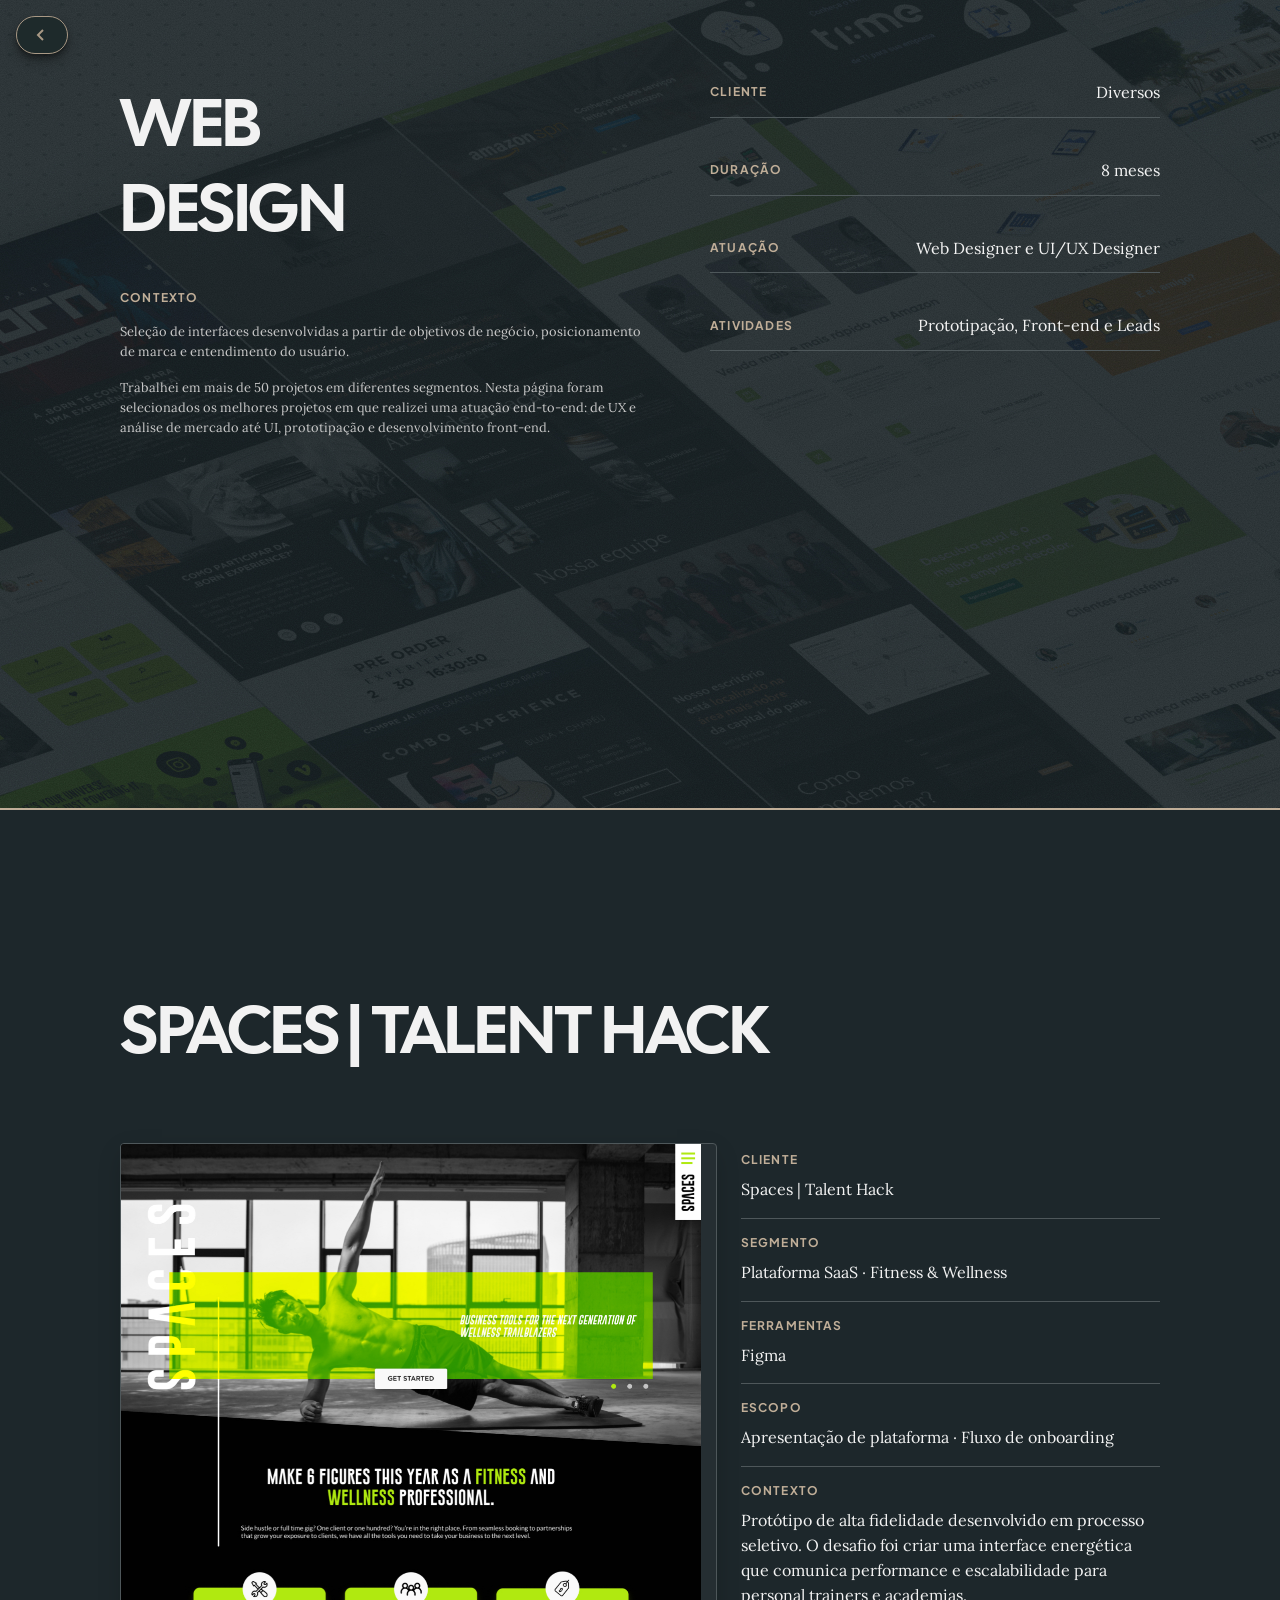
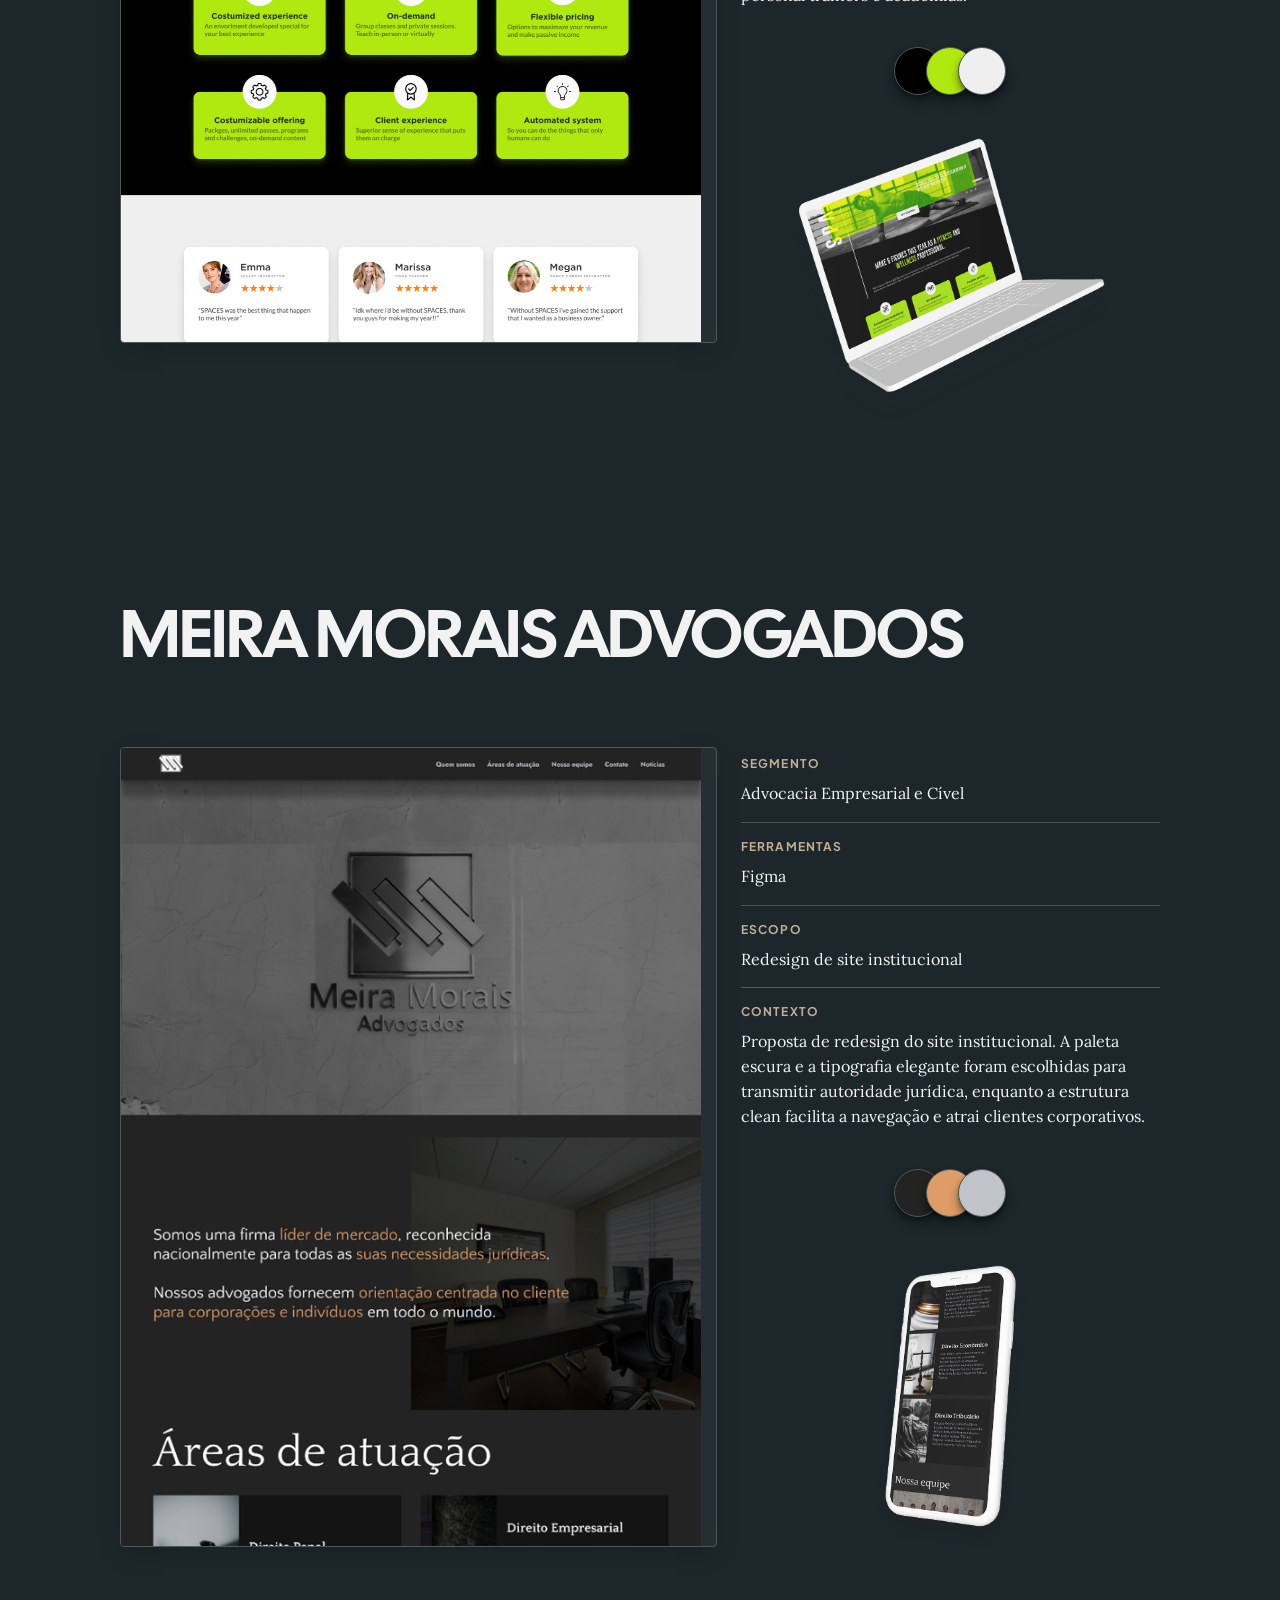
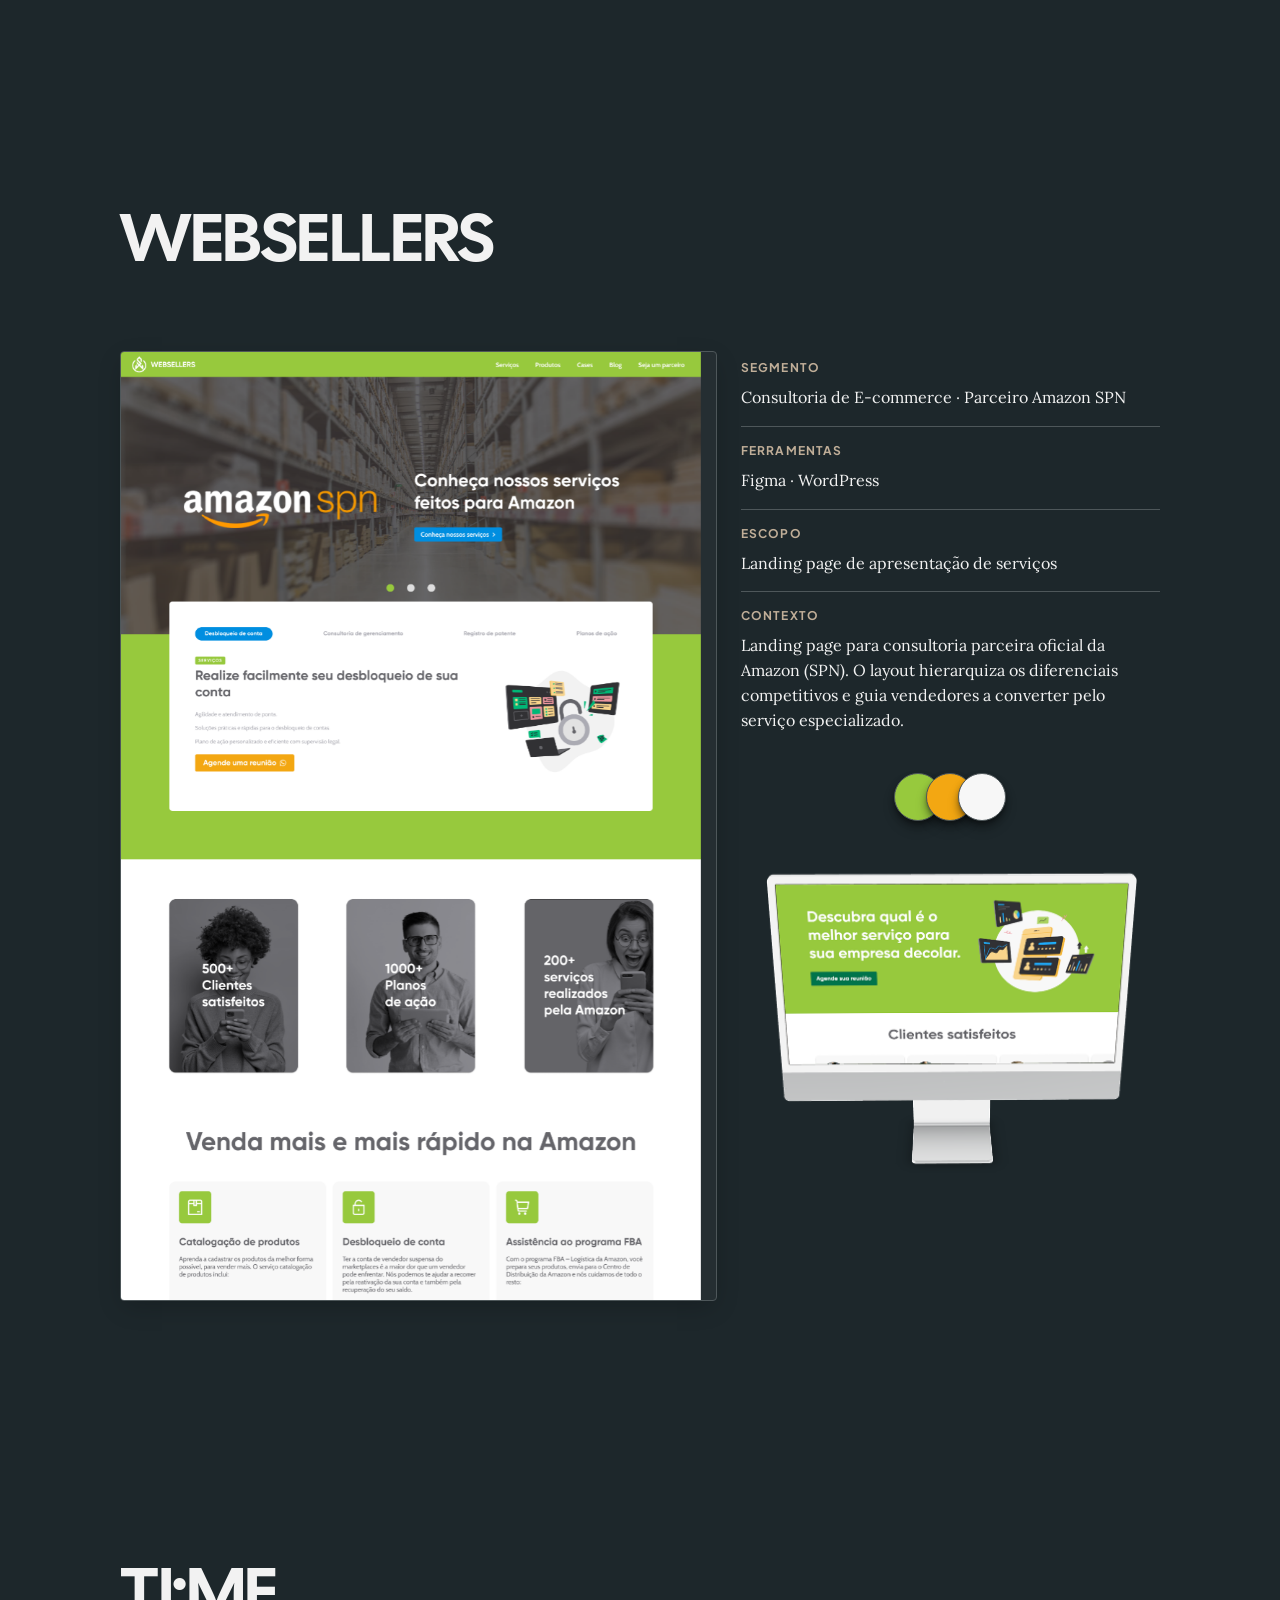
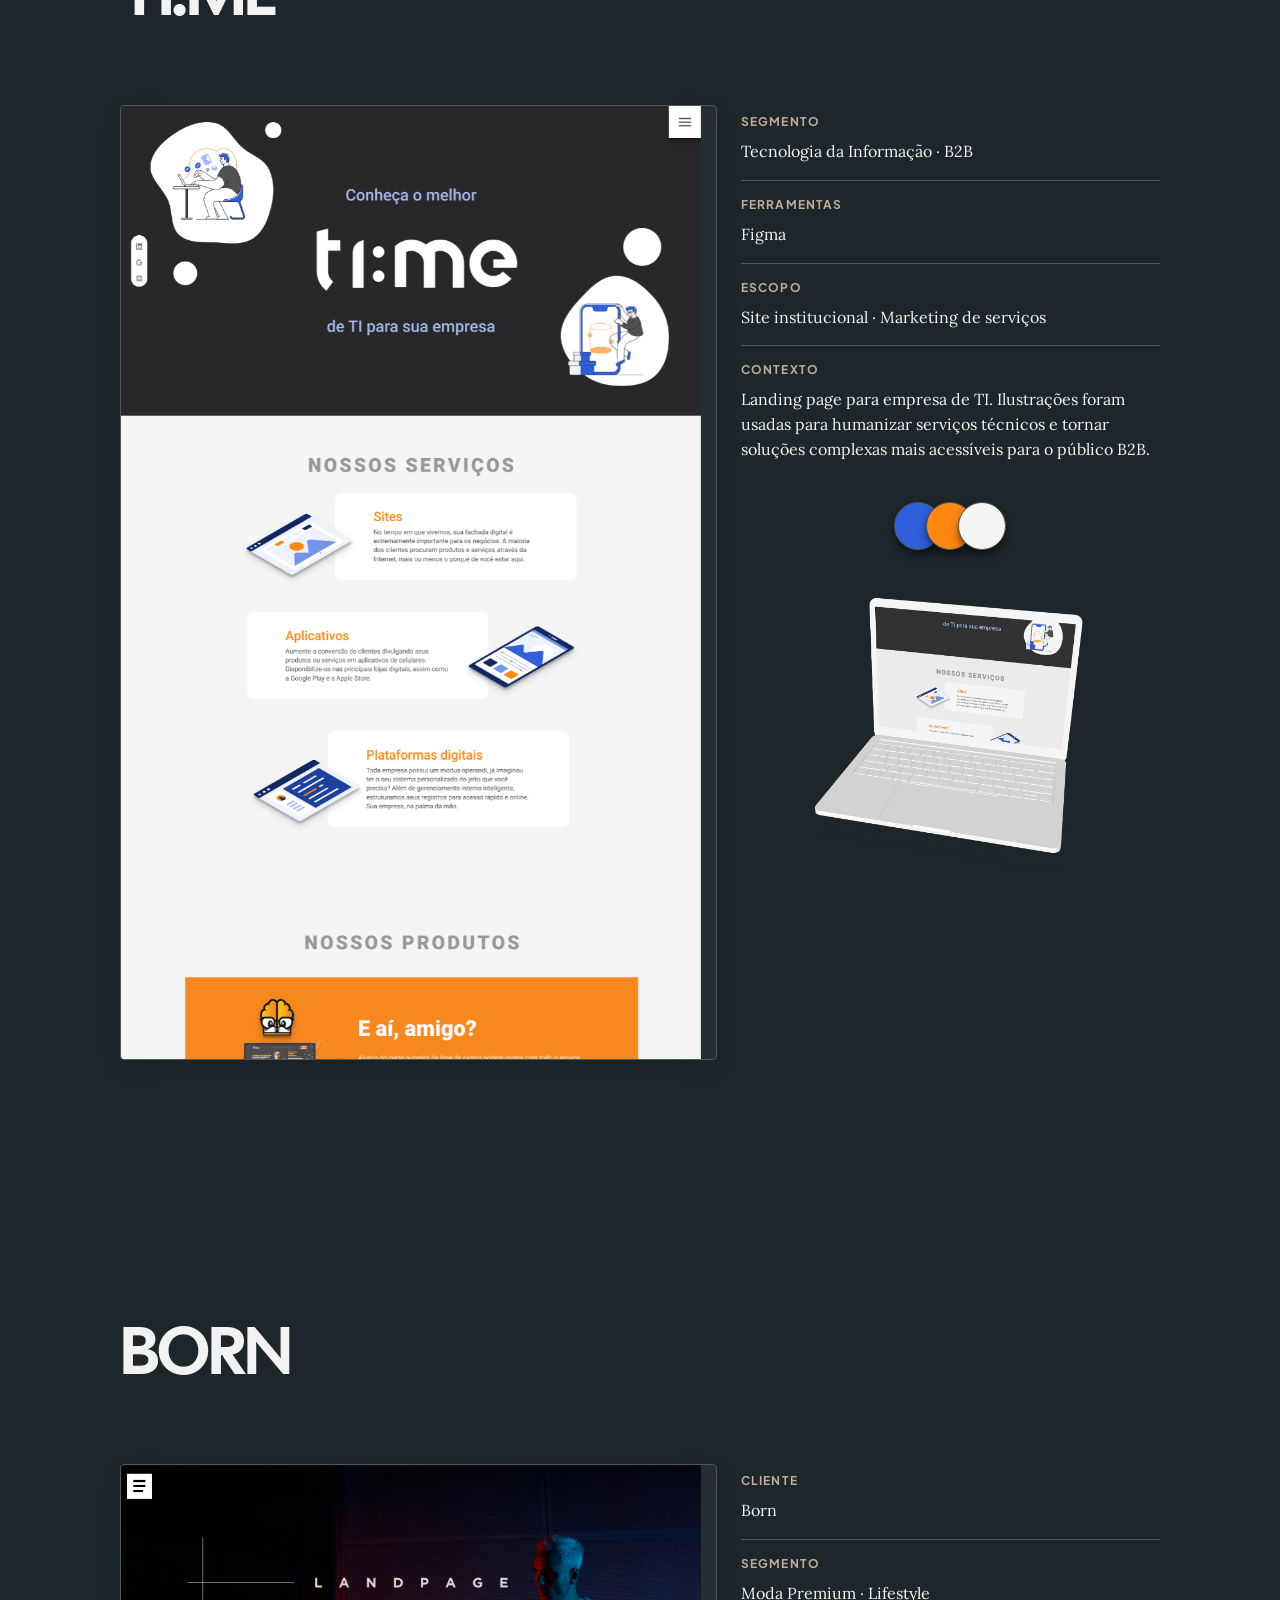
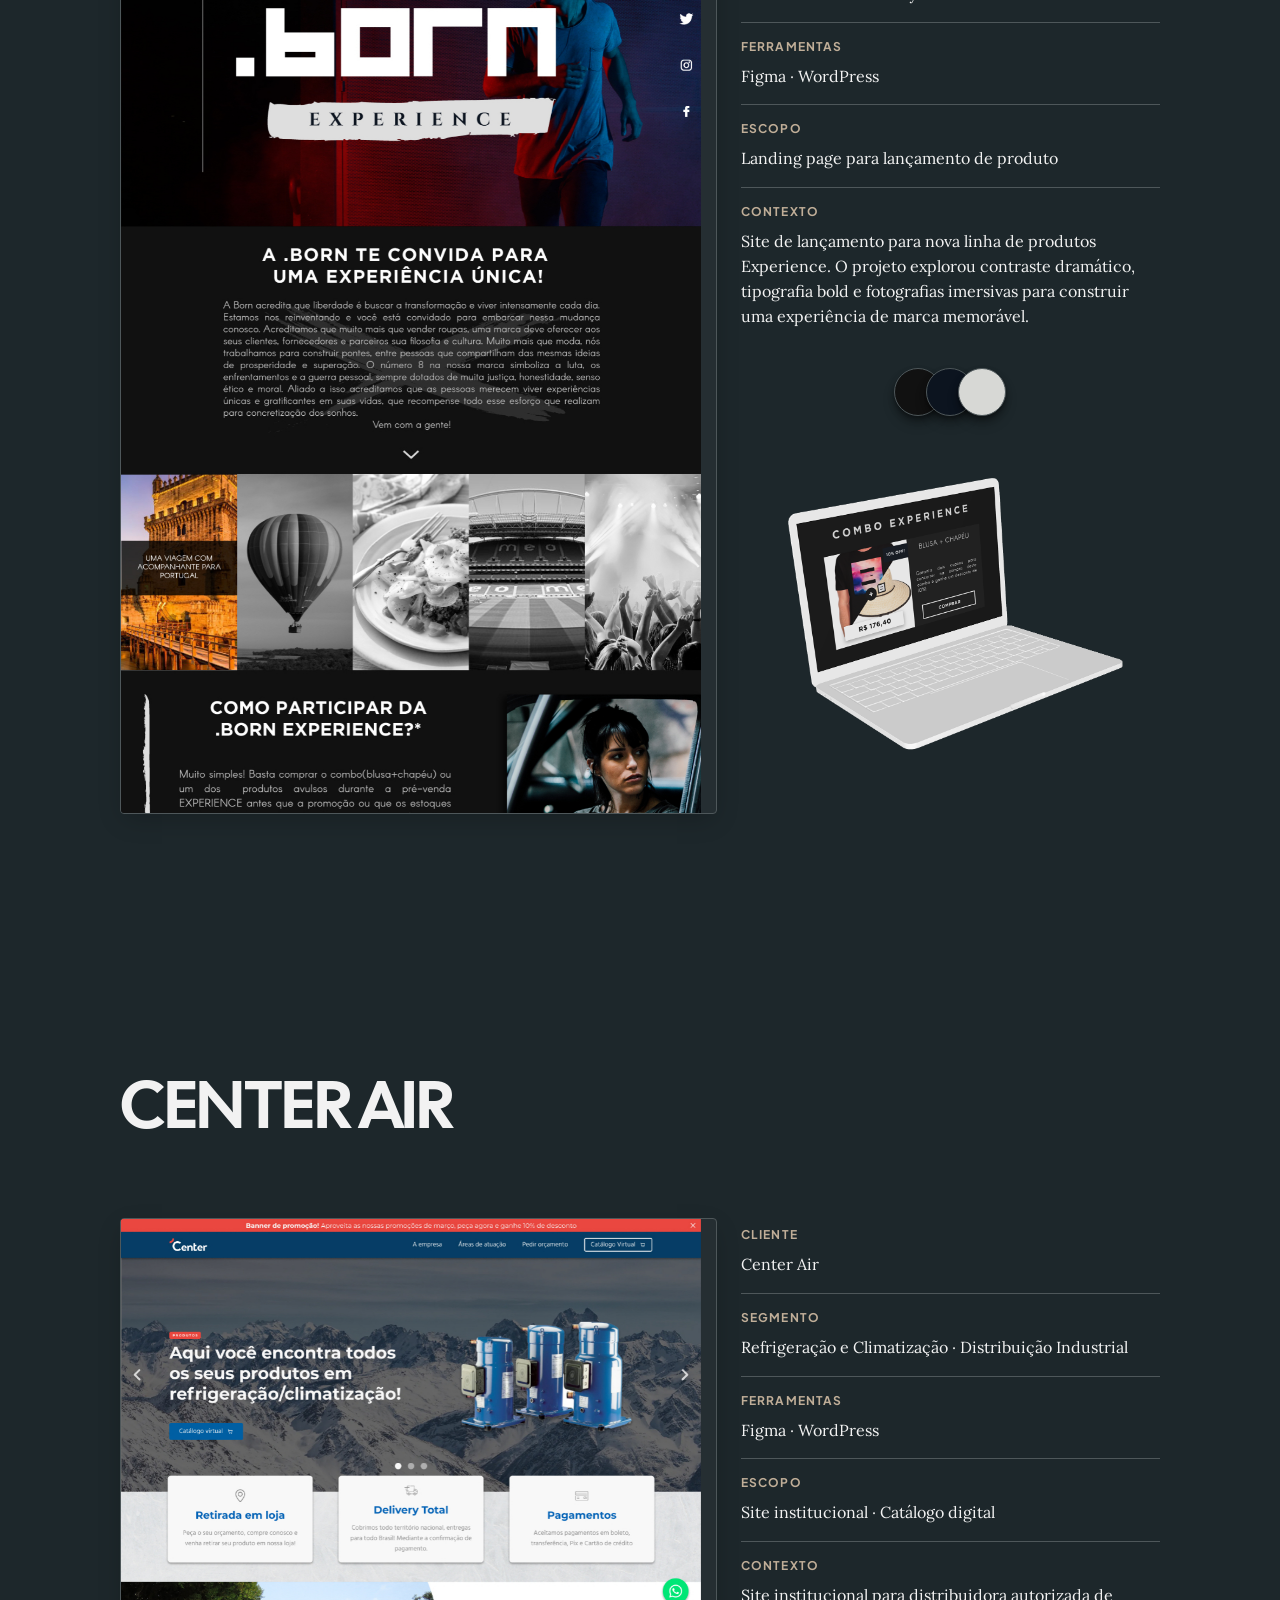
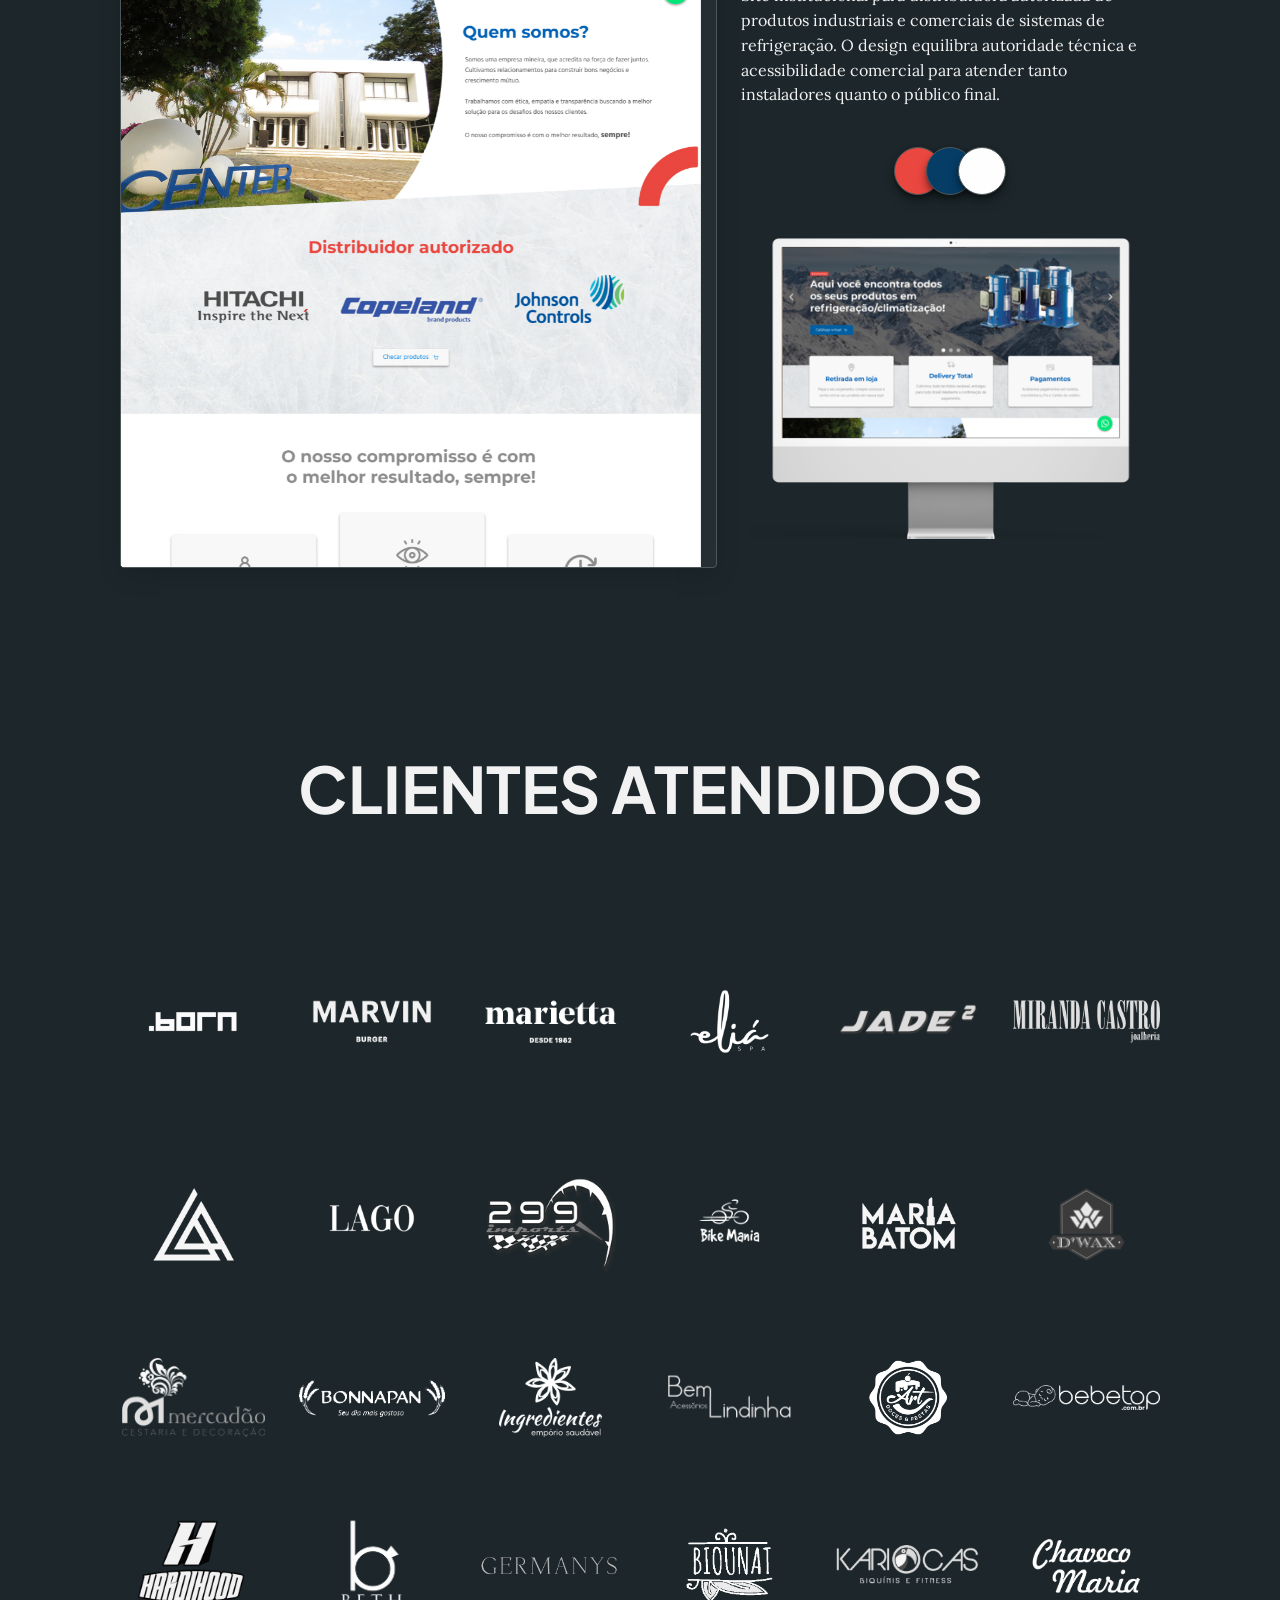
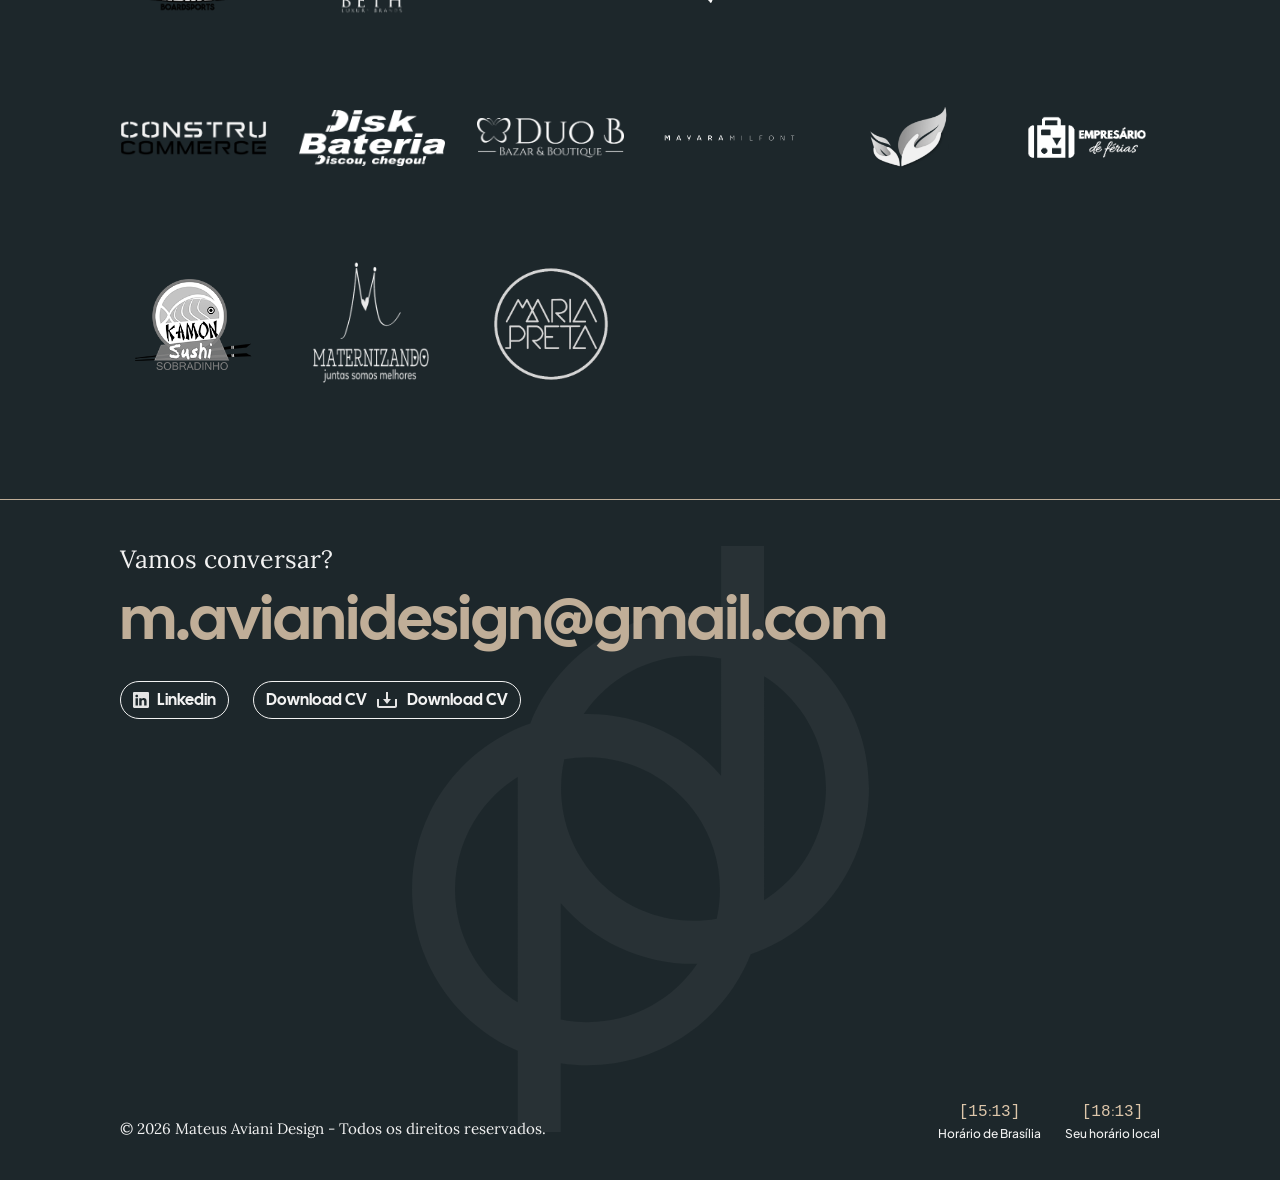
<file: projetos/web-design.html>
<!doctype html>
<html lang="pt-BR">

<head>
  <meta charset="utf-8">
  <meta name="viewport" content="width=device-width, initial-scale=1">
  <meta name="description" content="Seleção de projetos de web design desenvolvidos por Mateus Aviani.">
  <title>Web Design — Mateus Aviani Design</title>
  <link rel="icon" href="../assets/icons/logo_black.svg" type="image/svg+xml" media="(prefers-color-scheme: light)">
  <link rel="icon" href="../assets/icons/logo_white.svg" type="image/svg+xml" media="(prefers-color-scheme: dark)">
  <link rel="stylesheet" href="../css/tokens.css">
  <link rel="stylesheet" href="../css/base.css">
  <link rel="stylesheet" href="../css/layout.css">
  <link rel="stylesheet" href="../css/components.css">
  <link rel="stylesheet" href="../css/project-web-design.css">
  <link
    href="https://fonts.googleapis.com/css2?family=Cal+Sans&family=Lora:ital,wght@0,400..700;1,400..700&family=Plus+Jakarta+Sans:ital,wght@0,200..800;1,200..800&display=swap"
    rel="stylesheet">
</head>

<body class="case-study web-design-page">
  <main>
    <section class="case-cover web-design-hero" aria-labelledby="project-title">
      <div class="container case-cover__layout">
        <div class="case-cover__intro">
          <h1 id="project-title" class="case-title case-title--hero">WEB<br>DESIGN</h1>
          <div class="case-cover__context">
            <p class="eyebrow">CONTEXTO</p>
            <div class="case-cover__copy">
              <p>Seleção de interfaces desenvolvidas a partir de objetivos de negócio, posicionamento de marca e
                entendimento do usuário.</p>
              <p>Trabalhei em mais de 50 projetos em diferentes segmentos. Nesta página foram selecionados os melhores
                projetos em que realizei uma atuação end-to-end: de UX e análise de mercado até UI, prototipação e
                desenvolvimento front-end.</p>
            </div>
          </div>
        </div>
        <dl class="case-cover__meta" aria-label="Informações do projeto">
          <div>
            <dt>CLIENTE</dt>
            <dd>Diversos</dd>
          </div>
          <div>
            <dt>DURAÇÃO</dt>
            <dd>8 meses</dd>
          </div>
          <div>
            <dt>ATUAÇÃO</dt>
            <dd>Web Designer e UI/UX Designer</dd>
          </div>
          <div>
            <dt>ATIVIDADES</dt>
            <dd>Prototipação, Front-end e Leads</dd>
          </div>
        </dl>
      </div>
    </section>

    <section class="web-design-projects section" aria-label="Projetos de web design">
      <div class="container">
        <div class="web-design-projects__list">
          <article class="web-design-project web-design-project--spaces">
            <h2 class="case-title web-design-project__title">SPACES | TALENT HACK</h2>
            <div class="web-design-project__body">
              <div class="web-design-project__visual">
                <figure class="media-frame web-design-project__preview">
                  <div class="web-design-project__scroller" tabindex="0"
                    aria-label="Prévia rolável do site Spaces | Talent Hack">
                    <img class="web-design-project__screenshot" src="../assets/images/web-design/spaces-site.jpg"
                      width="647" height="2232" alt="Página do site Spaces | Talent Hack" loading="lazy">
                  </div>
                </figure>
              </div>
              <div class="web-design-project__details">
                <dl class="web-design-project__meta">
                  <div>
                    <dt>CLIENTE</dt>
                    <dd>Spaces | Talent Hack</dd>
                  </div>
                  <div>
                    <dt>SEGMENTO</dt>
                    <dd>Plataforma SaaS · Fitness &amp; Wellness</dd>
                  </div>
                  <div>
                    <dt>FERRAMENTAS</dt>
                    <dd>Figma</dd>
                  </div>
                  <div>
                    <dt>ESCOPO</dt>
                    <dd>Apresentação de plataforma · Fluxo de onboarding</dd>
                  </div>
                  <div>
                    <dt>CONTEXTO</dt>
                    <dd>Protótipo de alta fidelidade desenvolvido em processo seletivo. O desafio foi criar uma
                      interface energética que comunica performance e escalabilidade para personal trainers e academias.
                    </dd>
                  </div>
                </dl>
                <div class="web-design-project__palette" aria-label="Paleta de cores do projeto Spaces | Talent Hack">
                  <span class="web-design-project__swatch" role="img" aria-label="Cor #010101"></span>
                  <span class="web-design-project__swatch" role="img" aria-label="Cor #AFE910"></span>
                  <span class="web-design-project__swatch" role="img" aria-label="Cor #EFEFEF"></span>
                </div>
                <figure class="web-design-project__device">
                  <img src="../assets/images/web-design/spaces-device.png" width="314" height="268"
                    alt="Mockup da interface Spaces | Talent Hack" loading="lazy">
                </figure>
              </div>
            </div>
          </article>

          <article class="web-design-project web-design-project--meira-moraes">
            <h2 class="case-title web-design-project__title">MEIRA MORAIS ADVOGADOS</h2>
            <div class="web-design-project__body">
              <div class="web-design-project__visual">
                <figure class="media-frame web-design-project__preview">
                  <div class="web-design-project__scroller" tabindex="0"
                    aria-label="Prévia rolável do site Meira Moraes Advogados">
                    <img class="web-design-project__screenshot" src="../assets/images/web-design/meira-moraes-site.png"
                      width="647" height="2975" alt="Página do site Meira Moraes Advogados" loading="lazy">
                  </div>
                </figure>
              </div>
              <div class="web-design-project__details">
                <dl class="web-design-project__meta">
                  <div>
                    <dt>SEGMENTO</dt>
                    <dd>Advocacia Empresarial e Cível</dd>
                  </div>
                  <div>
                    <dt>FERRAMENTAS</dt>
                    <dd>Figma</dd>
                  </div>
                  <div>
                    <dt>ESCOPO</dt>
                    <dd>Redesign de site institucional</dd>
                  </div>
                  <div>
                    <dt>CONTEXTO</dt>
                    <dd>Proposta de redesign do site institucional. A paleta escura e a tipografia elegante foram
                      escolhidas para transmitir autoridade jurídica, enquanto a estrutura clean facilita a navegação e
                      atrai clientes corporativos.</dd>
                  </div>
                </dl>
                <div class="web-design-project__palette" aria-label="Paleta de cores do projeto Meira Moraes Advogados">
                  <span class="web-design-project__swatch" role="img" aria-label="Cor #232323"></span>
                  <span class="web-design-project__swatch" role="img" aria-label="Cor #DE9C66"></span>
                  <span class="web-design-project__swatch" role="img" aria-label="Cor #C0C3CA"></span>
                </div>
                <figure class="web-design-project__device">
                  <img src="../assets/images/web-design/meira-moraes-device.png" width="331" height="460"
                    alt="Mockup da interface Meira Moraes Advogados" loading="lazy">
                </figure>
              </div>
            </div>
          </article>

          <article class="web-design-project web-design-project--websellers">
            <h2 class="case-title web-design-project__title">WEBSELLERS</h2>
            <div class="web-design-project__body">
              <div class="web-design-project__visual">
                <figure class="media-frame web-design-project__preview">
                  <div class="web-design-project__scroller" tabindex="0" aria-label="Prévia rolável do site Websellers">
                    <img class="web-design-project__screenshot" src="../assets/images/web-design/websellers-site.png"
                      width="647" height="3302" alt="Página do site Websellers" loading="lazy">
                  </div>
                </figure>
              </div>
              <div class="web-design-project__details">
                <dl class="web-design-project__meta">
                  <div>
                    <dt>SEGMENTO</dt>
                    <dd>Consultoria de E-commerce · Parceiro Amazon SPN</dd>
                  </div>
                  <div>
                    <dt>FERRAMENTAS</dt>
                    <dd>Figma · WordPress</dd>
                  </div>
                  <div>
                    <dt>ESCOPO</dt>
                    <dd>Landing page de apresentação de serviços</dd>
                  </div>
                  <div>
                    <dt>CONTEXTO</dt>
                    <dd>Landing page para consultoria parceira oficial da Amazon (SPN). O layout hierarquiza os
                      diferenciais competitivos e guia vendedores a converter pelo serviço especializado.</dd>
                  </div>
                </dl>
                <div class="web-design-project__palette" aria-label="Paleta de cores do projeto Websellers">
                  <span class="web-design-project__swatch" role="img" aria-label="Cor #97C93D"></span>
                  <span class="web-design-project__swatch" role="img" aria-label="Cor #F3A712"></span>
                  <span class="web-design-project__swatch" role="img" aria-label="Cor #F7F7F7"></span>
                </div>
                <figure class="web-design-project__device">
                  <img src="../assets/images/web-design/websellers-device.png" width="337" height="322"
                    alt="Mockup da interface Websellers" loading="lazy">
                </figure>
              </div>
            </div>
          </article>

          <article class="web-design-project web-design-project--time">
            <h2 class="case-title web-design-project__title">TI:ME</h2>
            <div class="web-design-project__body">
              <div class="web-design-project__visual">
                <figure class="media-frame web-design-project__preview">
                  <div class="web-design-project__scroller" tabindex="0" aria-label="Prévia rolável do site TI:ME">
                    <img class="web-design-project__screenshot" src="../assets/images/web-design/time-site.png"
                      width="647" height="2936" alt="Página do site TI:ME" loading="lazy">
                  </div>
                </figure>
              </div>
              <div class="web-design-project__details">
                <dl class="web-design-project__meta">
                  <div>
                    <dt>SEGMENTO</dt>
                    <dd>Tecnologia da Informação · B2B</dd>
                  </div>
                  <div>
                    <dt>FERRAMENTAS</dt>
                    <dd>Figma</dd>
                  </div>
                  <div>
                    <dt>ESCOPO</dt>
                    <dd>Site institucional · Marketing de serviços</dd>
                  </div>
                  <div>
                    <dt>CONTEXTO</dt>
                    <dd>Landing page para empresa de TI. Ilustrações foram usadas para humanizar serviços técnicos e
                      tornar soluções complexas mais acessíveis para o público B2B.</dd>
                  </div>
                </dl>
                <div class="web-design-project__palette" aria-label="Paleta de cores do projeto TI:ME">
                  <span class="web-design-project__swatch" role="img" aria-label="Cor #2F5FDA"></span>
                  <span class="web-design-project__swatch" role="img" aria-label="Cor #F81"></span>
                  <span class="web-design-project__swatch" role="img" aria-label="Cor #F5F5F5"></span>
                </div>
                <figure class="web-design-project__device">
                  <img src="../assets/images/web-design/time-device.png" width="337" height="322"
                    alt="Mockup da interface TI:ME" loading="lazy">
                </figure>
              </div>
            </div>
          </article>

          <article class="web-design-project web-design-project--born">
            <h2 class="case-title web-design-project__title">BORN</h2>
            <div class="web-design-project__body">
              <div class="web-design-project__visual">
                <figure class="media-frame web-design-project__preview">
                  <div class="web-design-project__scroller" tabindex="0" aria-label="Prévia rolável do site Born">
                    <img class="web-design-project__screenshot" src="../assets/images/web-design/born-site.jpg"
                      width="647" height="2475" alt="Página do site Born" loading="lazy">
                  </div>
                </figure>
              </div>
              <div class="web-design-project__details">
                <dl class="web-design-project__meta">
                  <div>
                    <dt>CLIENTE</dt>
                    <dd>Born</dd>
                  </div>
                  <div>
                    <dt>SEGMENTO</dt>
                    <dd>Moda Premium · Lifestyle</dd>
                  </div>
                  <div>
                    <dt>FERRAMENTAS</dt>
                    <dd>Figma · WordPress</dd>
                  </div>
                  <div>
                    <dt>ESCOPO</dt>
                    <dd>Landing page para lançamento de produto</dd>
                  </div>
                  <div>
                    <dt>CONTEXTO</dt>
                    <dd>Site de lançamento para nova linha de produtos Experience. O projeto explorou contraste
                      dramático, tipografia bold e fotografias imersivas para construir uma experiência de marca
                      memorável.</dd>
                  </div>
                </dl>
                <div class="web-design-project__palette" aria-label="Paleta de cores do projeto Born">
                  <span class="web-design-project__swatch" role="img" aria-label="Cor #111"></span>
                  <span class="web-design-project__swatch" role="img" aria-label="Cor #0C141F"></span>
                  <span class="web-design-project__swatch" role="img" aria-label="Cor #D7D8D5"></span>
                </div>
                <figure class="web-design-project__device">
                  <img src="../assets/images/web-design/born-device.png" width="363" height="325"
                    alt="Mockup da interface Born" loading="lazy">
                </figure>
              </div>
            </div>
          </article>

          <article class="web-design-project web-design-project--center-air">
            <h2 class="case-title web-design-project__title">CENTER AIR</h2>
            <div class="web-design-project__body">
              <div class="web-design-project__visual">
                <figure class="media-frame web-design-project__preview">
                  <div class="web-design-project__scroller" tabindex="0" aria-label="Prévia rolável do site Center Air">
                    <img class="web-design-project__screenshot" src="../assets/images/web-design/center-air-site.jpg"
                      width="647" height="2727" alt="Página do site Center Air" loading="lazy">
                  </div>
                </figure>
              </div>
              <div class="web-design-project__details">
                <dl class="web-design-project__meta">
                  <div>
                    <dt>CLIENTE</dt>
                    <dd>Center Air</dd>
                  </div>
                  <div>
                    <dt>SEGMENTO</dt>
                    <dd>Refrigeração e Climatização · Distribuição Industrial</dd>
                  </div>
                  <div>
                    <dt>FERRAMENTAS</dt>
                    <dd>Figma · WordPress</dd>
                  </div>
                  <div>
                    <dt>ESCOPO</dt>
                    <dd>Site institucional · Catálogo digital</dd>
                  </div>
                  <div>
                    <dt>CONTEXTO</dt>
                    <dd>Site institucional para distribuidora autorizada de produtos industriais e comerciais de
                      sistemas de refrigeração. O design equilibra autoridade técnica e acessibilidade comercial para
                      atender tanto instaladores quanto o público final.</dd>
                  </div>
                </dl>
                <div class="web-design-project__palette" aria-label="Paleta de cores do projeto Center Air">
                  <span class="web-design-project__swatch" role="img" aria-label="Cor #EA4740"></span>
                  <span class="web-design-project__swatch" role="img" aria-label="Cor #063D66"></span>
                  <span class="web-design-project__swatch" role="img" aria-label="Cor #FEFEFE"></span>
                </div>
                <figure class="web-design-project__device">
                  <img src="../assets/images/web-design/center-air-device.png" width="359" height="305"
                    alt="Mockup da interface Center Air" loading="lazy">
                </figure>
              </div>
            </div>
          </article>
        </div>
      </div>
    </section>

    <section class="web-design-clients section" aria-labelledby="clients-title">
      <div class="container">
        <h2 id="clients-title" class="case-title case-title--section web-design-clients__title">CLIENTES ATENDIDOS</h2>
        <ul class="web-design-clients__client-list">
          <li class="web-design-clients__client"><img src="../assets/images/web-design/client-born.png" width="160"
              height="42" alt="Logo Born" loading="lazy"></li>
          <li class="web-design-clients__client"><img src="../assets/images/web-design/client-marvin-burger.png"
              width="164" height="57" alt="Logo Marvin Burger" loading="lazy"></li>
          <li class="web-design-clients__client"><img src="../assets/images/web-design/client-marietta.png" width="176"
              height="56" alt="Logo Marietta" loading="lazy"></li>
          <li class="web-design-clients__client"><img src="../assets/images/web-design/client-elia-spa.png" width="85"
              height="85" alt="Logo Elia Spa" loading="lazy"></li>
          <li class="web-design-clients__client"><img src="../assets/images/web-design/client-jade-2.png" width="170"
              height="42" alt="Logo Jade²" loading="lazy"></li>
          <li class="web-design-clients__client"><img src="../assets/images/web-design/client-miranda-castro.png"
              width="194" height="56" alt="Logo Miranda Castro Joalheria" loading="lazy"></li>
          <li class="web-design-clients__client"><img src="../assets/images/web-design/client-attack.png" width="93"
              height="85" alt="Logo Attack" loading="lazy"></li>
          <li class="web-design-clients__client"><img src="../assets/images/web-design/client-lago.png" width="174"
              height="56" alt="Logo Lago" loading="lazy"></li>
          <li class="web-design-clients__client"><img src="../assets/images/web-design/client-299.png" width="151"
              height="120" alt="Logo 299" loading="lazy"></li>
          <li class="web-design-clients__client"><img src="../assets/images/web-design/client-bike-mania.png"
              width="131" height="109" alt="Logo Bike Mania" loading="lazy"></li>
          <li class="web-design-clients__client"><img src="../assets/images/web-design/client-maria-batom.png"
              width="101" height="57" alt="Logo Maria Batom" loading="lazy"></li>
          <li class="web-design-clients__client"><img src="../assets/images/web-design/client-dwax.png" width="85"
              height="85" alt="Logo D'Wax" loading="lazy"></li>
          <li class="web-design-clients__client"><img src="../assets/images/web-design/client-mercadao.png" width="167"
              height="92" alt="Logo Mercadão Cestaria e Decoração" loading="lazy"></li>
          <li class="web-design-clients__client"><img src="../assets/images/web-design/client-bonapan.png" width="218"
              height="57" alt="Logo Bonapan" loading="lazy"></li>
          <li class="web-design-clients__client"><img src="../assets/images/web-design/client-ingredientes.png"
              width="109" height="85" alt="Logo Ingredientes Empório Saudável" loading="lazy"></li>
          <li class="web-design-clients__client"><img src="../assets/images/web-design/client-lindinha.png" width="202"
              height="71" alt="Logo Lindinha" loading="lazy"></li>
          <li class="web-design-clients__client"><img src="../assets/images/web-design/client-art-doces-festas.png"
              width="84" height="85" alt="Logo Art Doces Festas" loading="lazy"></li>
          <li class="web-design-clients__client"><img src="../assets/images/web-design/client-bebe-top.png" width="315"
              height="54" alt="Logo Bebê Top" loading="lazy"></li>
          <li class="web-design-clients__client"><img src="../assets/images/web-design/client-hardwood.png" width="138"
              height="104" alt="Logo Hardwood Boardsports" loading="lazy"></li>
          <li class="web-design-clients__client"><img src="../assets/images/web-design/client-beth-luxury-brand.png"
              width="120" height="120" alt="Logo Beth Luxury Brand" loading="lazy"></li>
          <li class="web-design-clients__client"><img src="../assets/images/web-design/client-germanys.png" width="212"
              height="42" alt="Logo Germanys" loading="lazy"></li>
          <li class="web-design-clients__client"><img src="../assets/images/web-design/client-biounat.png" width="100"
              height="85" alt="Logo Biounat" loading="lazy"></li>
          <li class="web-design-clients__client"><img src="../assets/images/web-design/client-kariocas.png" width="205"
              height="56" alt="Logo Kariocas Fitness" loading="lazy"></li>
          <li class="web-design-clients__client"><img src="../assets/images/web-design/client-chaveco-maria.png"
              width="117" height="56" alt="Logo Chaveco Maria" loading="lazy"></li>
          <li class="web-design-clients__client"><img src="../assets/images/web-design/client-constru-commerce.png"
              width="168" height="42" alt="Logo Constru Commerce" loading="lazy"></li>
          <li class="web-design-clients__client"><img src="../assets/images/web-design/client-disk-baterias.png"
              width="148" height="57" alt="Logo Disk Baterias" loading="lazy"></li>
          <li class="web-design-clients__client"><img src="../assets/images/web-design/client-duo-b.png" width="154"
              height="42" alt="Logo Duo B Bazar &amp; Boutique" loading="lazy"></li>
          <li class="web-design-clients__client"><img src="../assets/images/web-design/client-mayara-milfont.png"
              width="376" height="56" alt="Logo Mayara Milfont" loading="lazy"></li>
          <li class="web-design-clients__client"><img src="../assets/images/web-design/client-farmacerta.png"
              width="111" height="97" alt="Logo Farmacerta" loading="lazy"></li>
          <li class="web-design-clients__client"><img src="../assets/images/web-design/client-empresario-de-ferias.png"
              width="202" height="73" alt="Logo Empresário de Férias" loading="lazy"></li>
          <li class="web-design-clients__client"><img src="../assets/images/web-design/client-kamon-sushi.png"
              width="133" height="106" alt="Logo Kamon Sushi Sobradiho" loading="lazy"></li>
          <li class="web-design-clients__client"><img src="../assets/images/web-design/client-maternizando.png"
              width="156" height="105" alt="Logo Maternizando" loading="lazy"></li>
          <li class="web-design-clients__client"><img src="../assets/images/web-design/client-maria-preta.png"
              width="133" height="134" alt="Logo Maria Preta" loading="lazy"></li>
        </ul>
      </div>
    </section>

    <a class="back-link" href="../index.html#projetos" aria-label="Voltar para projetos"><img
        src="../assets/icons/chevron-left.svg" width="24" height="24" alt="" loading="lazy"></a>
  </main>

  <footer class="contact">
    <div class="contact-pattern"></div>
    <div class="container">
      <div class="contact-main">
        <p>Vamos conversar?</p><a href="mailto:m.avianidesign@gmail.com">m.avianidesign@gmail.com</a>
        <div class="contact-links"><a href="#linkedin"><img src="../assets/icons/linkedin.svg" width="16" height="16"
              alt="" loading="lazy">Linkedin</a><a href="#download">Download CV <img src="../assets/icons/download.svg"
              width="24" height="24" alt="" loading="lazy">Download CV</a></div>
      </div>
      <div class="footer-row">
        <p>© 2026 Mateus Aviani Design - Todos os direitos reservados.</p>
        <div class="time-info">
          <div><b data-brasilia-time>[--:--]</b><span>Horário de Brasília</span></div>
          <div><b data-local-time>[--:--]</b><span>Seu horário local</span></div>
        </div>
      </div>
    </div>
  </footer>
  <script src="../js/main.js"></script>
</body>

</html>
</file>
<file: css/tokens.css>
:root {
  --color-background: #1d272b;
  --color-surface: #252e32;
  --color-surface-float: #1e2a2b;
  --color-surface-inverse: #f2f2f2;
  --color-text: #f2f2f2;
  --color-text-secondary: #c0ae98;
  --color-text-soft: #c7c7c7;
  --color-text-muted: #8c8c8c;
  --color-accent: #a99985;
  --color-border: #ddc6aa;
  --color-border-subtle: #4e575a;
  --color-border-insight: #3d4a4f;
  --color-warning: #d17a22;
  --color-warning-surface: #36210a;
  --color-on-warning: #fff;
  --color-on-inverse: #000;
  --font-display: "Cal Sans", sans-serif;
  --font-body: Lora, Georgia, serif;
  --font-interface: "Plus Jakarta Sans", Arial, sans-serif;
  --font-mono: "IBM Plex Mono", Consolas, monospace;
  --text-xs: clamp(0.6875rem, 0.66rem + 0.1vw, 0.75rem);
  --text-sm: clamp(0.75rem, 0.71rem + 0.12vw, 0.8125rem);
  --text-body: clamp(0.875rem, 0.82rem + 0.16vw, 1rem);
  --text-label: 0.75rem;
  --text-notice-title: 1rem;
  --text-notice-copy: 0.8125rem;
  --text-lg: clamp(1.25rem, 1.08rem + 0.55vw, 1.5625rem);
  --text-heading-sm: clamp(2.625rem, 2rem + 1.8vw, 4.25rem);
  --text-heading-lg: clamp(4rem, 3rem + 3.1vw, 6.8125rem);
  --text-case-title: clamp(2.75rem, 13vw, 4.25rem);
  --text-case-subtitle: clamp(1.75rem, 8vw, 2.625rem);
  --leading-tight: 1.2;
  --leading-body: 1.55;
  --leading-ui: 1.35;
  --weight-regular: 400;
  --weight-medium: 500;
  --weight-semibold: 600;
  --weight-bold: 700;
  --space-1: 4px;
  --space-2: 8px;
  --space-3: 12px;
  --space-4: 16px;
  --space-6: 24px;
  --space-8: 32px;
  --space-10: 40px;
  --space-12: 48px;
  --space-16: 64px;
  --space-20: 80px;
  --content-max-width: 1126px;
  --section-space: clamp(80px, 8vw, 160px);
  --radius-sm: 4px;
  --radius-md: 8px;
  --radius-lg: 16px;
  --radius-pill: 999px;
  --shadow-card: 0 8px 24px -4px rgb(0 0 0 / 0.21);
  --shadow-200: 0 6px 12px rgb(20 20 20 / 0.13), 0 22px 22px rgb(20 20 20 / 0.12);
  --shadow-floating: 0 2px 2px rgb(0 0 0 / .13), 0 4px 6px rgb(0 0 0 / .29), 0 8px 12px rgb(0 0 0 / .21);
  --duration-fast: 180ms;
}
</file>
<file: css/base.css>
*,
*::before,
*::after {
    box-sizing: border-box;
}

html {
    scroll-behavior: smooth;
    background: var(--color-background);
}

body {
    margin: 0;
    background: var(--color-background);
    color: var(--color-text);
    font-family: var(--font-body);
    font-size: var(--text-body);
    line-height: var(--leading-body);
}

.case-study {
    overflow-x: hidden;
}

h1,
h2,
h3,
h4,
p {
    margin: 0;
}

h1,
h2,
h3,
h4 {
    font-family: var(--font-display);
    font-weight: var(--weight-regular);
    line-height: var(--leading-tight);
}

a {
    color: inherit;
    text-decoration-thickness: 0.08em;
    text-underline-offset: 0.2em;
}

button,
input,
textarea,
select {
    font: inherit;
}

img,
svg {
    display: block;
    max-width: 100%;
}

img {
    height: auto;
}

:focus-visible {
    outline: 2px solid var(--color-text-secondary);
    outline-offset: 3px;
}

@media (prefers-reduced-motion: reduce) {
    html {
        scroll-behavior: auto;
    }

    *,
    *::before,
    *::after {
        animation-duration: 0.01ms !important;
        animation-iteration-count: 1 !important;
        transition-duration: 0.01ms !important;
    }
}
</file>
<file: css/layout.css>
.container {
    width: min(100% - 240px, 1126px);
    margin-inline: auto
}

.section {
    padding-block: 48px;
}

.project-content,
.timeline-content>p,
.about-content p {
    color: var(--color-text-soft)
}

.projects {
    padding-top: 0
}

.display-title,
.section-title {
    text-align: center;
    color: var(--color-text);
    font-size: 4.25rem;
    letter-spacing: -0.0220588235em;
    line-height: 1.25
}

.display-title {
    margin-bottom: 120px;
    font-size: 6.8125rem;
    letter-spacing: -0.0183486239em;
    line-height: 1.2
}

.project-list {
    display: grid;
    gap: 32px
}

.project-card {
    min-height: 560px;
    padding: 124px 80px;
    border: 1px solid var(--color-accent);
    border-radius: 4px;
    display: flex;
    flex-wrap: wrap;
    gap: 24px;
    align-items: center
}

.project-content h3{
    color: var(--color-text)
}

.index{
    font: 1rem/1.35 var(--font-mono);
    color: var(--color-accent);
}
.timeline-meta p {
    color: var(--color-accent);
    font: 1rem/1.35 var(--font-display)
}

.project-card h3 {
    margin-top: 8px;
    font-size: 4.25rem;
    line-height: 1.25;
    letter-spacing: -0.0220588235em
}

.project-content {
    display: grid;
    gap: 16px
}

.tag-list {
    display: flex;
    flex-wrap: wrap;
    gap: 8px
}

.project-card .tag-list {
    grid-column: 1
}

.experience {
    padding-top: 237px
}

.experience .section-title,
.education .section-title,
.about .section-title {
    margin-bottom: 120px
}

.timeline {
    display: grid
}

.timeline-item {
    min-height: 240px;
    display: grid;
    grid-template-columns: 240px 32px minmax(0, 1fr);
    column-gap: 48px
}

.timeline-meta {
    text-align: right
}

.timeline-meta strong {
    display: flex;
    align-items: center;
    justify-content: end;
    gap: 8px;
    margin-top: 12px;
    font: 1rem/1.35 var(--font-display)
}

.timeline-meta strong img {
    width: 32px;
    height: 32px;
    object-fit: contain
}

.timeline-dot {
    align-self: stretch;
    position: relative;
    width: 20px;
    margin-left: 6px
}

.timeline-dot img {
    display: block;
    width: 20px;
    height: 20px
}

.timeline-dot:after {
    content: "";
    position: absolute;
    top: 18px;
    bottom: 0;
    left: 9px;
    width: 2px;
    background: rgb(169 153 133/.25)
}

.timeline-dot.last:after {
    display: none
}

.timeline-content {
    padding-bottom: 40px
}

.timeline-content h3 {
    font-size: 1.625rem;
    line-height: 1.3
}

.timeline-content>p {
    margin-block: 16px;
    font-weight: 500
}

.education {
    padding-top: 123px
}

.education-grid {
    display: grid;
    grid-template-columns: 1fr 1fr;
    gap: 24px
}

.education-list {
    display: grid;
    gap: 80px
}

.education-list p {
    color: var(--color-text-secondary);
    font: 1.625rem/1.3 var(--font-display)
}

.education-list h3 {
    margin-top: 8px;
    font: 300 1.9375rem/1.35 var(--font-body)
}

.education-list em {
    color: var(--color-border);
    font-style: normal
}

.education-visual {
    position: relative;
    height: 415px;
    overflow: hidden
}

.education-visual img:first-child {
    width: 100%;
    height: 339px;
    object-fit: cover;
    border-radius: 8px;
}

.education-visual img:last-child {
    position: absolute;
    bottom: 24px;
    left: 35%;
    right: 25%;
    width: 160px;
    height: auto;
    object-fit: cover;
    border-radius: 4px
}

.about {
    padding-block: 180px
}

.about .container {
    position: relative
}



.about .section-title,
.about-content {
    position: relative;
    z-index: 1
}

.about-content {
    display: flex;
    gap: 32px;
    align-items: start;
    
}

.about-visual {
    position: relative;
    width: 640px;
    height: auto;
}

.about-composition {
    width: 100%;
    height: auto;
    rotate: 2deg;
}


.about-content p {
    font-size: 1rem;
    line-height: 1.45
}

.about-content p+p {
    margin-top: 16px
}

@media(max-width:900px) {
    .container {
        width: min(100% - 48px, 1126px)
    }

    .display-title {
        font-size: clamp(3.25rem, 9vw, 5rem)
    }

    .project-card {
        min-height: 0;
        padding: 64px 40px
    }

    .project-card h3 {
        font-size: 3.25rem;
        line-height: 1.05
    }

    .timeline-item {
        grid-template-columns: 170px 32px 1fr;
        gap: 24px
    }

    .about-content {
        grid-template-columns: 260px 1fr
    }

    .about-visual {
        width: 260px;
        height: auto
    }
}

@media(max-width:640px) {
    .section {
        padding-block: 72px
    }

    .display-title,
    .section-title {
        font-size: 3rem;
        line-height: 1.1
    }

    .display-title {
        margin-bottom: 56px
    }

    .project-card {
        display: block;
        padding: 48px 24px
    }

    .project-content {
        margin: 28px 0
    }

    .project-card h3 {
        font-size: 2.75rem
    }

    .experience {
        padding-top: 96px
    }

    .experience .section-title,
    .education .section-title,
    .about .section-title {
        margin-bottom: 64px
    }

    .timeline-item {
        grid-template-columns: 1fr;
        gap: 14px;
        border-left: 2px solid rgb(169 153 133/.25);
        padding-left: 24px
    }

    .timeline-meta {
        text-align: left
    }

    .timeline-meta strong {
        justify-content: start
    }

    .timeline-dot {
        display: none
    }

    .timeline-content {
        padding-bottom: 44px
    }

    .about{
        padding: 80px 0 160px 0;
    }

    .about-content{
        flex-wrap: wrap;
    }

    .education-grid,
    .about-content {
        grid-template-columns: 1fr
    }

    .education-visual {
        margin-top: 16px
    }

    .about-visual {
        width: 50%;
        height: auto;
        margin: 0 auto;
    }

}
</file>
<file: css/components.css>
.case-title {
    color: var(--color-text);
    letter-spacing: -0.0220588235em;
}

.case-title--hero {
    font-size: 4.25rem;
    line-height: 1.25;
    letter-spacing: -0.0220588235em;
}

.case-cover {
    position: relative;
    overflow: hidden;
    border-bottom: 2px solid var(--color-text-secondary);
    isolation: isolate;
    min-height: 90vh;
}

.case-cover__layout {
    position: relative;
    z-index: 1;
    display: grid;
    grid-template-columns: minmax(0, 550px) minmax(0, 450px);
    align-items: start;
    justify-content: space-between;
    gap: var(--space-16);
    padding-block: 80px 48px;

}

.case-cover__intro {
    display: grid;
    gap: var(--space-10);
    min-width: 0;
}

.case-cover__context {
    display: grid;
    gap: var(--space-4);
}

.case-cover__copy {
    display: grid;
    gap: var(--space-4);
    color: var(--color-text-soft);
    font: var(--weight-regular) var(--text-sm) / var(--leading-body) var(--font-body);
}

.case-cover__meta {
    display: grid;
    min-width: 0;
    align-content: start;
    gap: var(--space-10);
    margin: 0;
}

.case-cover__meta div {
    display: flex;
    align-items: center;
    justify-content: space-between;
    gap: var(--space-10);
    padding-bottom: var(--space-3);
    border-bottom: 1px solid var(--color-border-subtle);
}

.case-cover__meta dt,
.eyebrow {
    color: var(--color-text-secondary);
    font: var(--weight-bold) var(--text-label) / var(--leading-ui) var(--font-interface);
    letter-spacing: 0.1em;
    text-transform: uppercase;
}

.case-cover__meta dd {
    max-width: 320px;
    margin: 0;
    color: var(--color-text);
    font: var(--weight-regular) 1rem / var(--leading-body) var(--font-body);
    text-align: right;
}

.case-title--section {
    font-size: var(--text-heading-sm);
    line-height: 1.25;
}

.case-title--subsection {
    font-size: var(--text-case-subtitle);
    line-height: var(--leading-tight);
    letter-spacing: -0.014em;
}

.notice {
    margin: 24px auto;
    width: min(830px, calc(100% - 48px));
    display: grid;
    gap: var(--space-2);
    padding: var(--space-2);
    overflow: clip;
    border: 2px solid transparent;
    border-radius: var(--radius-md);
    box-shadow: var(--shadow-200);

}

.notice--nda {
    border-color: var(--color-warning);
    background: var(--color-warning-surface);
}

.notice__header {
    display: flex;
    align-items: flex-start;
    gap: var(--space-2);
}

.notice__icon {
    flex: 0 0 var(--space-6);
    width: var(--space-6);
    height: var(--space-6);
}

.notice__title {
    color: var(--color-on-warning);
    font: var(--weight-regular) var(--text-notice-title) / var(--leading-ui) var(--font-display);
}

.notice__copy {
    color: var(--color-on-warning);
    font: var(--weight-regular) var(--text-notice-copy) / var(--leading-body) var(--font-interface);
}

.back-link {
    position: fixed;
    z-index: 5;
    top: 16px;
    left: 16px;
    display: flex;
    width: 52px;
    height: 38px;
    place-items: center;
    padding: var(--space-2) var(--space-3);
    border: 1px solid var(--color-accent);
    border-radius: var(--radius-pill);
    background: var(--color-surface-float);
    box-shadow: var(--shadow-floating);
}

.back-link img {
    width: var(--space-6);
    height: var(--space-6);
}

.surface-card {
    border-radius: var(--radius-md);
    background: var(--color-surface);
}

.surface-card--lg {
    border-radius: var(--radius-lg);
}



.icon-badge {
    --icon-badge-size: var(--space-8);
    --icon-badge-content-size: var(--space-4);
    display: grid;
    width: var(--icon-badge-size);
    height: var(--icon-badge-size);
    place-items: center;
    flex: 0 0 var(--icon-badge-size);
    border-radius: var(--radius-pill);
    background: var(--color-surface-inverse);
}

.icon-badge > img {
    width: var(--icon-badge-content-size);
    height: var(--icon-badge-content-size);
}

.icon-badge--sm {
    --icon-badge-size: 40px;
    --icon-badge-content-size: 24px;
}

.icon-badge--md {
    --icon-badge-size: 48px;
    --icon-badge-content-size: 32px;
}

.icon-badge--lg {
    --icon-badge-size: 96px;
    --icon-badge-content-size: var(--space-12);
}

.icon-badge--xl {
    --icon-badge-size: 112px;
    --icon-badge-content-size: var(--space-16);
}

.media-frame {
    position: relative;
    min-width: 0;
    margin: 0;
    overflow: hidden;
    contain: paint;
    border-radius: var(--radius-md);
}

.tag {
    padding: 6px 12px;
    border-radius: 20px;
    background: var(--color-surface);
    color: var(--color-text-muted);
    font: 600 0.75rem/1 var(--font-interface);
    white-space: nowrap
}

.project-button {
    width: max-content;
    display: inline-flex;
    align-items: center;
    gap: 8px;
    padding: 8px 16px;
    border: 1px solid var(--color-accent);
    border-radius: 99px;
    color: var(--color-text-secondary);
    font: 700 0.75rem/1 var(--font-interface);
    letter-spacing: 0.05em;
    text-decoration: none;
    text-transform: uppercase;
    transition: color var(--duration-fast) ease, background-color var(--duration-fast) ease;
}

.project-button:hover{
    color: var(--color-background);
    background-color: var(--color-accent);

}

.project-button__icon {
    display: block;
    flex: 0 0 24px;
    width: 24px;
    height: 24px;
    color: var(--color-accent);
    transition: color var(--duration-fast) ease;
}

.project-button:hover .project-button__icon {
    color: var(--color-background);
}

.site-header {
    position: relative;
    height: 48px;
    border-bottom: 1px solid var(--color-border);
    background: rgb(29 39 43/.88);
    backdrop-filter: blur(12px)
}

.header-inner {
    height: 100%;
    display: flex;
    align-items: center;
    justify-content: space-between
}

.brand {
    display: inline-flex;
    align-items: center;
    gap: 8px;
    color: var(--color-text);
    font: 1rem/1.35 var(--font-display);
    text-decoration: none
}

.brand img {
    width: 19px;
    height: 24px
}

.site-nav {
    display: flex;
    gap: 32px
}

.site-nav a {
    color: var(--color-text-muted);
    font: 1rem/1.35 var(--font-interface);
    text-decoration: none
}

.menu-toggle {
    display: none
}

.contact {
    min-height: 680px;
    position: relative;
    overflow: hidden;
    padding: 40px 0;
    border-top: 1px solid var(--color-text-secondary)
}

.contact-pattern {
    position: absolute;
    top: 46px;
    left: calc(50% - 228px);
    width: 457px;
    height: 586px;
    background: url('../assets/icons/contact-pattern.svg') center/contain no-repeat;
    opacity: 1
}

.contact>.container {
    height: 600px;
    position: relative;
    display: flex;
    flex-direction: column;
    justify-content: space-between
}

.contact-main p {
    font-size: 1.5625rem
}

.contact-main {
    container-type: inline-size
}

.contact-main>a {
    max-inline-size: 100%;
    color: var(--color-text-secondary);
    font: 400 clamp(1.125rem, 6cqi, 4.25rem) / 1.25 var(--font-display);
    white-space: nowrap;
    text-decoration: none
}

.contact-links {
    display: flex;
    gap: 24px;
    margin-top: 24px
}

.contact-links a {
    display: inline-flex;
    align-items: center;
    gap: 8px;
    padding: 6px 12px;
    border: 1px solid var(--color-text);
    border-radius: 99px;
    color: var(--color-text);
    font: 1rem/1.35 var(--font-display);
    text-decoration: none
}

.contact-links img {
    width: 16px;
    height: 16px
}

.contact-links a:last-child img {
    width: 24px;
    height: 24px
}

.footer-row {
    display: flex;
    align-items: end;
    justify-content: space-between
}

.time-info {
    display: flex;
    gap: 24px;
    text-align: center
}

.time-info div {
    display: grid;
    gap: 8px
}

.time-info b {
    color: var(--color-border);
    font: 500 1rem/1 var(--font-mono)
}

.time-info__separator {
    display: inline-block;
    animation: time-separator-blink 1s steps(1, end) infinite
}

@keyframes time-separator-blink {
    50% {
        opacity: 0
    }
}

.time-info span {
    font: 500 0.75rem/1 var(--font-interface)
}

@media (max-width: 64rem) {
    .case-cover__layout {
        grid-template-columns: minmax(0, 1fr);
        gap: var(--space-12);
        padding-block: 48px 16px;
    }
}

@media(max-width:640px) {
    .case-cover {
        min-height: 0;
    }

    .case-cover__layout {
        gap: var(--space-10);
    }

    .case-cover__meta div {
        align-items: flex-start;
        flex-direction: column;
        gap: var(--space-1);
    }

    .case-cover__meta dd {
        max-width: none;
        text-align: left;
    }

    .case-title--hero {
        font-size: 4rem;
        line-height: var(--leading-tight);
    }

    .notice__title {
        font-size: 0.9375rem;
    }

    .site-nav {
        display: none
    }

    .menu-toggle {
        display: block;
        border: 1px solid var(--color-accent);
        background: transparent;
        color: var(--color-text)
    }

    .site-nav.is-open {
        position: absolute;
        top: 48px;
        right: 24px;
        display: flex;
        flex-direction: column;
        padding: 16px;
        background: var(--color-surface);
        border: 1px solid var(--color-accent)
    }

    .contact {
        min-height: 0
    }

    .contact>.container {
        gap: 72px
    }

    .footer-row {
        align-items: stretch;
        flex-direction: column;
        gap: 32px
    }

    .time-info {
        align-self: center;
        order: -1
    }

    .footer-row>p {
        text-align: center
    }

    .contact-pattern {
        left: 10%;
        width: 80%
    }
}
</file>
<file: css/index.css>
/* Composição visual exclusiva da página inicial. */
.project-card {
    position: relative;
    isolation: isolate;
    overflow: hidden;
}

.project-card::before {
    position: absolute;
    z-index: -1;
    inset: 0;
    content: "";
    background: var(--project-card-image) center / cover no-repeat;
    opacity: 0;
    transition: opacity var(--duration-fast) ease;
}

.project-card--jornadas {
    --project-card-image: url("../assets/images/jornadas-guiadas/descoberta/Banner.jpg");
}

.project-card--design-system {
    --project-card-image: url("../assets/images/design-system/background-image.png");
}

.project-card--web-design {
    --project-card-image: url("../assets/images/web-design/hero-collage.png");
}

.project-card--inovacoes {
    --project-card-image: url("../assets/images/inovacoes-disruptivas/hero-event-background.png");
}

@media (any-hover: hover) {
    .project-card:hover::before {
        opacity: 1;
    }
}

.project-card:focus-within::before {
    opacity: 1;
}

/* Geometria e composição exclusivas das seções iniciais da home. */
.home-hero {
    position: relative;

}

.home-hero__layout {
    min-height: 520px;
    position: relative;
    padding: 160px 0;
}

.home_hero__logo_bg{
    opacity: 0.1;
    position: absolute;
    width: 32%;
    min-width: 320px;
    height: auto;
    z-index: 0;
    top: 16px;
    left: 16px;
}

.home_hero__logo_bg img {
    width: 100%;
    height: auto;
}

.home-hero__intro {
    width: min(100%, 800.304px);
}

.home-hero__title,
.home-designologist__copy h2 {
    color: var(--color-text-secondary);
    font: var(--weight-regular) 5rem / var(--leading-tight) var(--font-display);
    letter-spacing: -0.01875em;
}

.home-hero__title {
    white-space: nowrap;
}

.home-hero__title-line {
    position: relative;
    display: inline-block;
    max-width: 100%;
}

.home-hero__scratch {
    position: absolute;
    top: .52em;
    left: -.03em;
    width: 104%;
    max-width: none;
    height: auto;
    pointer-events: none;
    user-select: none;
}

/* Com JavaScript ativo, as rasuras começam ocultas pela direita e a seta pela base.
   Altere as durações abaixo; mantenha os tempos totais sincronizados em js/main.js. */
.js .home-hero__scratch {
    clip-path: inset(0 100% 0 0);
}

.js .home-hero__arrow {
    clip-path: inset(0 0 0 100%);
}

.home-hero__scratch,
.home-hero__arrow {
    transition: clip-path 160ms ease-out;
}

.home-hero__arrow {
    transition-duration: 200ms;
}

.home-hero__scratch.is-visible,
.home-hero__arrow.is-visible {
    clip-path: inset(0);
}

.home-hero__copy {
    display: grid;
    gap: var(--space-2);
    margin-top: var(--space-6);
    min-width: 0;
}

.home-hero__copy p:first-child {
    font-size: 0.875rem;
    line-height: 1.45;
}

.home-hero__copy p:last-child,
.home-designologist__copy {
    color: var(--color-text-soft);
}

.home-hero__copy p:last-child {
    font-size: 1rem;
    line-height: var(--leading-body);
}

.home-hero__copy span {
    color: var(--color-text-secondary);
}

.home-hero__arrow {
    position: absolute;
    top: 480px;
    left: 352px;
    width: 176px;
    max-width: none;
    height: auto;
    pointer-events: none;
    transform: rotate(-60deg) scaleY(-1);
}

.home-designologist {
    padding-block: 0 128px;
}

.home-designologist__definition {
    display: grid;
    grid-template-columns: minmax(0, 711.008px) minmax(280px, 1fr);
    gap: 80px;
    min-height: 508px;
    padding: var(--space-2);
}

.home-designologist__copy h2 {
    color: var(--color-accent);
}

.home-designologist__copy {
    min-width: 0;
    font-size: .8125rem;
    line-height: var(--leading-body);
}

.home-designologist__pronunciation {
    margin-top: var(--space-2);
}

.home-designologist__copy ol {
    display: grid;
    gap: 16px;
    margin: var(--space-6) 0 0;
    padding-left: 26px;
    overflow-wrap: anywhere;
}

.home-hero__mobile-break {
    display: none;
}

.home-designologist__sketches {
    position: relative;
    min-height: 508px;
}

.home-designologist__sketch {
    position: absolute;
    height: auto;
}

.home-designologist__sketch--back {
    z-index: 1;
    top: 244.64px;
    right: 0;
    width: 176.56px;
    rotate: 2.59deg;
    box-shadow: var(--shadow-200);
}

.home-designologist__sketch--middle {
    z-index: 2;
    top: 141.44px;
    left: 0;
    width: 170.112px;
    rotate: -4.68deg;
    box-shadow: var(--shadow-floating);
}

.home-designologist__sketch--front {
    z-index: 3;
    top: 0;
    left: 33.28px;
    width: 198.96px;
    rotate: 7.47deg;
    box-shadow: var(--shadow-200);
}

.home-designologist__diagrams {
    display: grid;
    grid-template-columns: minmax(0, 482fr) minmax(0, 505fr);
    gap: 74px;
    align-items: start;
    width: min(100%, 1061.008px);
    margin-inline: auto;
}

.home-designologist__diagrams img {
    width: 100%;
    height: auto;
}

.home-designologist__ideas,
.home-designologist__mark {
    display: block;
    height: auto;
    margin-inline: auto;
}

.home-designologist__ideas {
    width: min(100%, 887.008px);
    margin-top: 80px;
}

.home-designologist__mark {
    width: 74px;
    margin-top: 64px;
}

@media (max-width: 64rem) {
    .home-hero__title,
    .home-designologist__copy h2 {
        font-size: clamp(4rem, 9vw, 6.8125rem);
    }

    .home-hero__arrow {
        left: auto;
        right: 30%;
        top: 520px;    
    }

    .home-designologist__definition {
        gap: var(--space-8);
    }
}

@media (max-width: 48rem) {
    .home-hero__layout {
        min-height: 464px;
        padding-top: var(--space-12);
    }

    .home-hero__arrow {
        top: 336px;
        left: 20px;
        width: 176px;
    }

    .home-designologist__definition {
        grid-template-columns: minmax(0, 1fr) minmax(224px, .55fr);
        gap: var(--space-6);
        min-height: 432px;
    }

    .home-designologist__sketches {
        min-height: 432px;
    }

    .home-designologist__diagrams {
        gap: var(--space-6);
    }
}

@media (max-width: 40rem) {
    .home-hero__layout {
        min-height: 600px;
        padding-block: 80px;
    }

    .home-hero__title,
    .home-designologist__copy h2 {
        font-size: 2.5rem;
        line-height: 1.2;
        overflow-wrap: anywhere;
    }


    .home-hero__title {
        white-space: normal;
    }

    .home-hero__copy p:first-child {
        font-size: 1rem;
    }

    .home-hero__arrow {
        top: 80%;
        right: 25%;
        width: 144px;
    }

    .home-designologist {
        padding-bottom: 96px;
    }

    .home-designologist__definition {
        grid-template-columns: minmax(0, 1fr);
        min-height: 0;
        padding: 0;
    }

    .home-designologist__sketches {
        min-height: 480px;
        width: min(100%, 304px);
        margin-inline: auto;
    }

    .home-designologist__sketch--back {
        right: 0;
    }

    .home-designologist__diagrams {
        grid-template-columns: minmax(0, 1fr);
        width: min(100%, 505.008px);
        margin-top: var(--space-8);
    }

    .home-designologist__ideas {
        margin-top: var(--space-12);
    }

    .home-designologist__mark {
        margin-top: var(--space-10);
    }
}
</file>
<file: css/project-design-system.css>
.design-system-page {
    overflow-x: clip;
}


.ds-hero {
    background-image: url('../assets/images/design-system/background-image.png');
    background-position: center;
    background-size: cover;
    background-repeat: no-repeat;
}

.ds-section .case-title--section {
    margin-bottom: var(--space-8);
    font: var(--weight-regular) var(--text-heading-sm) / 1.25 var(--font-display);
    letter-spacing: -0.0220588235em;
}

.ds-hero h1 span {
    display: block;
}

.ds-palette-group h3,
.ds-type-grid h3 {
    color: var(--color-text-secondary);
    font: var(--weight-semibold) var(--text-xs) / var(--leading-ui) var(--font-interface);
    letter-spacing: 0.1em;
}

.ds-example-section {
    display: flex;
    padding: 32px;
    overflow: hidden;
    justify-content: center;
}

.ds-example-section img {
    display: block;
    width: 100%;
    max-width: 830px;
    height: auto;
}

.ds-section {
    padding-block: var(--section-space);
}

.ds-acting-layout {
    display: grid;
    grid-template-columns: repeat(2, minmax(0, 1fr));
    gap: var(--space-6);
    align-items: center;
}

.ds-card-grid {
    display: grid;
    grid-template-columns: repeat(2, minmax(0, 1fr));
    gap: var(--space-4);
}

.ds-card {
    display: grid;
    align-content: start;
    gap: var(--space-2);
    padding: var(--space-6);
}

.ds-card p,
.ds-lead,
.ds-list p {
    color: var(--color-text-soft);
    font: var(--weight-medium) var(--text-body) / var(--leading-body) var(--font-body);
}

.ds-visual {
    margin: 0;
}

.ds-visual img {
    width: 480px;
    height: auto;
    margin: 0 auto;
}

.ds-two-columns {
    display: grid;
    grid-template-columns: repeat(2, minmax(0, 1fr));
    gap: var(--space-16);
}

.ds-challenges .ds-two-columns {
    gap: var(--space-20);
}

.ds-challenge-column {
    position: relative;
    display: grid;
    min-width: 0;
    padding-bottom: var(--space-16);
}

.ds-challenge-column .case-title--subsection {
    margin: 0;
    font: var(--weight-regular) 2.625rem / var(--leading-tight) var(--font-display);
    letter-spacing: -0.0119047619em;
    text-align: center;
}

.ds-challenges .ds-list {
    gap: var(--space-2);
}

.ds-challenges .ds-list p {
    display: flex;
    min-height: 90px;
    align-items: center;
    margin: 0;
    padding: 24px;
    border: 0;
    border-radius: var(--radius-md);
    background: var(--color-surface);
    color: var(--color-text);
    font: var(--weight-regular) 0.875rem / 1.5 var(--font-body);
}

.ds-challenge-illustration {
    position: absolute;
    z-index: 1;
    display: block;
    max-width: none;
    opacity: .2;
    pointer-events: none;
}

.ds-challenge-illustration-question {
    top: -21px;
    left: -64px;
    width: 101px;
    height: 154px;
}

.ds-challenge-illustration-exclamation {
    top: -21px;
    right: -24px;
    width: 52px;
    height: 152px;
}

.ds-list {
    display: grid;
    gap: var(--space-6);
}

.ds-list p {
    padding-top: var(--space-6);
    border-top: 1px solid var(--color-border-subtle);
}

.ds-fundamentals .case-title--section,
.ds-documentation-heading .case-title--section {
    margin-bottom: 0;
    max-inline-size: 100%;
    font-size: clamp(2rem, 10vw, 4.25rem);
    line-height: var(--leading-tight);
    overflow-wrap: anywhere;
}

.ds-fundamentals .ds-lead {
    max-width: none;
    margin: 0;
    color: var(--color-text-soft);
    font: var(--weight-medium) 1rem / var(--leading-body) var(--font-body);
}

.ds-palette-stack {
    display: grid;
    width: 100%;
    gap: var(--space-10);
    margin-top: var(--space-20);
}

.ds-palette-group {
    display: grid;
    gap: var(--space-2);
    overflow: visible;

}

.ds-palette-group h3 {
    color: var(--color-text);
    font: var(--weight-bold) var(--text-xs) / var(--leading-ui) var(--font-interface);
    letter-spacing: 0.05em;
}

.ds-palette {
    display: grid;
    --ds-palette-gutter: max(120px, calc((100vw - 1126px) / 2));

    width: calc(100% + (var(--ds-palette-gutter) * 2));
    min-inline-size: 0;
    max-inline-size: none;
    margin-inline: calc(var(--ds-palette-gutter) * -1);
    grid-template-columns: repeat(8, 130px);
    gap: var(--space-2);
    overflow-x: auto;
    overscroll-behavior-inline: contain;
    padding: 0 var(--ds-palette-gutter) var(--space-1);
    scroll-padding-inline: var(--ds-palette-gutter);
    scrollbar-color: var(--color-border-subtle) transparent;
    touch-action: pan-x;
}

.ds-swatch {
    display: grid;
    gap: var(--space-1);
    overflow: hidden;
    padding: var(--space-1);
    border-radius: var(--radius-md);
    background: var(--color-surface-inverse);
    color: var(--color-on-inverse);
}

.ds-swatch span {
    padding: var(--space-1) var(--space-1) 0;
    color: rgb(0 0 0 / .5);
    font: var(--weight-regular) 0.625rem / var(--leading-ui) Inter, Arial, sans-serif;
}

.ds-swatch strong {
    padding-inline: var(--space-1);
    font: var(--weight-bold) var(--text-xs) / var(--leading-ui) var(--font-interface);
    letter-spacing: 0.05em;
}

.ds-swatch i {
    display: grid;
    height: 60px;
    place-items: center;
    border-radius: var(--radius-sm);
}

.ds-swatch i img {
    width: var(--space-3);
    height: var(--space-3);
}

.ds-type-grid {
    display: grid;
    grid-template-columns: 513px 548px;
    gap: 65px;
    width: 100%;
    margin-top: var(--space-20);
}

.ds-type-sample {
    display: grid;
    align-content: start;
    min-width: 0;
}

.ds-heading-styles {
    gap: 14px;
}

.ds-body-styles {
    gap: var(--space-4);
}

.ds-type-grid h3 {
    margin: 0;
    color: var(--color-text-muted);
    font: var(--weight-bold) 2.25rem / 1.15 Roboto, Arial, sans-serif;
}

.ds-type-divider {
    display: block;
    width: 100%;
    height: 1px;
    background: #adadad;
}

.ds-body-styles .ds-type-divider {
    width: 471.982px;
}

.ds-heading-styles>p {
    display: grid;
    grid-template-columns: 50.667px minmax(0, 1fr);
    gap: var(--space-2);
    align-items: center;
    margin: 0;
    color: var(--color-text);
    font-family: Roboto, Arial, sans-serif;
}

.ds-heading-styles>p b,
.ds-heading-styles>p span {
    font: inherit;
}

.ds-type-h1 {
    font: var(--weight-bold) 2.25rem / 1.15 Roboto, Arial, sans-serif;
}

.ds-type-h2 {
    font: var(--weight-medium) 1.875rem / 1.3333333333 Roboto, Arial, sans-serif;
}

.ds-type-h3 {
    font: var(--weight-medium) 1.5rem / 1 Roboto, Arial, sans-serif;
}

.ds-type-h4 {
    font: var(--weight-medium) 1.25rem / 1 Roboto, Arial, sans-serif;
}

.ds-type-h5 {
    font: var(--weight-medium) 1rem / 1 Roboto, Arial, sans-serif;
}

.ds-type-h6 {
    font: var(--weight-medium) 0.75rem / 1.3333333333 Roboto, Arial, sans-serif;
}

.ds-body-sample {
    display: grid;
    grid-template-columns: 87px minmax(0, 1fr);
    gap: var(--space-2);
    color: var(--color-text);
    font-family: Roboto, Arial, sans-serif;
}

.ds-body-sample p {
    margin: 0;
}

.ds-body-default {
    font: var(--weight-regular) 0.875rem / 1.7142857143 Roboto, Arial, sans-serif;
}

.ds-body-small>p:first-child {
    font: var(--weight-regular) 0.875rem / 1.1428571429 Roboto, Arial, sans-serif;
    letter-spacing: 0.0357142857em;
}

.ds-body-small>p:last-child {
    font: var(--weight-regular) 0.75rem / 1.3333333333 Roboto, Arial, sans-serif;
}

.ds-documentation-content {
    display: grid;
    gap: 120px;
}

.ds-documentation-heading {
    display: grid;
    gap: var(--space-2);
}

.ds-documentation-heading p {
    color: var(--color-text-soft);
    font: var(--weight-regular) 1rem / var(--leading-body) var(--font-body);
}

.ds-documentation-visual {
    position: relative;
    width: 100%;
    display: flex;
    overflow: clip;
}

.ds-documentation-visual figure {
    margin: 0;
}

.ds-documentation-annotated {
    width: 40%;
    height: auto;
}

.ds-documentation-annotated img {
    width: 100%;
    max-width: none;
    height: auto;
}

.ds-documentation-full {
    width: 60%;
    height: auto;
}

.ds-documentation-full img {
    width: 100%;
    height: auto;
}

.ds-documentation-arrow {
    position: absolute;
    top: 5%;
    left: 25%;
    z-index: 1;
    width: 14%;
    height: auto;
    max-width: none;
    pointer-events: none;
    transform: scaleX(-1);
}

.ds-documentation-results {
    display: grid;
    grid-template-columns: repeat(3, minmax(0, 1fr));
    gap: var(--space-6);
    min-width: 0;
    width: 100%;
}

.ds-documentation-result {
    display: flex;
    flex-direction: column;
    align-items: center;
    justify-content: center;
    gap: var(--space-4);
    min-width: 0;
    max-inline-size: 100%;
    padding: var(--space-6);
}

.ds-documentation-result p {
    color: var(--color-text);
    font: var(--weight-bold) 1rem / var(--leading-ui) var(--font-interface);
    letter-spacing: 0.05em;
    text-align: center;
}

.ds-documentation-accessibility-icon {
    position: relative;
}

.ds-library {
    padding-top: 0;
}

.ds-library-content {
    display: grid;
    gap: 120px;
}

.ds-library-heading {
    display: grid;
}

.ds-library-heading .case-title--section {
    margin: 0;
    font-size: 4.25rem;
    line-height: 1.25;
    letter-spacing: -0.0220588235em;
}

.ds-library-heading p {
    color: var(--color-text-soft);
    font: var(--weight-regular) 1rem / var(--leading-body) var(--font-body);
}

.ds-library-main {
    position: relative;
    width: 100%;
}

.ds-library-grid {
    display: grid;
    grid-template-columns: 1.42fr 1fr;
    gap: 15px 24px;
}

.ds-library-grid-left,
.ds-library-grid-right {
    display: grid;
}

.ds-library-grid-left {
    gap: 15px;
}

.ds-library-grid-right {
    gap: 14px;
}

.ds-library-grid figure img {
    position: absolute;
    display: block;
    max-width: none;
}

.ds-library-top-left {
    aspect-ratio: 743 / 249;
    box-shadow: var(--shadow-200);
}

.ds-library-top-left img {
    top: -7.23%;
    left: -0.05%;
    width: 100.11%;
    height: 107.23%;
}

.ds-library-bottom-left {
    aspect-ratio: 647 / 286;
    box-shadow: var(--shadow-200);
}

.ds-library-bottom-left img {
    top: -9.17%;
    left: 0;
    width: 100%;
    height: 139.44%;
}

.ds-library-top-right {
    aspect-ratio: 1024 / 356;
}

.ds-library-top-right img {
    top: -41.29%;
    left: -32.13%;
    width: 133.4%;
    height: 202.25%;
}

.ds-library-bottom-right {
    aspect-ratio: 452 / 344;
}

.ds-library-bottom-right img {
    top: -29.96%;
    left: -103.99%;
    width: 206.47%;
    height: 142.86%;
}

.ds-library-full-width {
    grid-column: 1 / -1;
    aspect-ratio: 1047 / 246;
}

.ds-library-full-width img {
    top: -60.98%;
    left: -29.23%;
    width: 130.47%;
    height: 292.68%;
}

.ds-library-tape {
    position: absolute;
    z-index: 1;
    max-width: none;
    pointer-events: none;
}

/* Cada fita é posicionada em relação ao grid completo da biblioteca. */
.ds-library-tape--top-left {
    top: -5px;
    left: -43px;
    transform: rotate(-45deg);
}

.ds-library-tape--top-right {
    top: -7px;
    right: -50px;
    transform: rotate(37.95deg);
}

.ds-library-tape--bottom-left {
    bottom: -7px;
    left: -34px;
    transform: rotate(25.87deg);
}

.ds-library-tape--bottom-right {
    right: -40px;
    bottom: -8px;
    transform: rotate(-57.23deg);
}

.ds-library-results {
    display: grid;
    grid-template-columns: repeat(3, minmax(0, 1fr));
    gap: var(--space-6);
}

.ds-library-results article {
    display: flex;
    flex-direction: column;
    align-items: center;
    justify-content: center;
    gap: var(--space-4);
    padding: var(--space-6);
}

.ds-library-results article>img {
    display: grid;
    width: 88px;
    height: 88px;
    place-items: center;
    flex: 0 0 88px;
}

.ds-library-results p {
    color: var(--color-text);
    font: var(--weight-bold) 1rem / var(--leading-ui) var(--font-interface);
    letter-spacing: 0.05em;
    text-align: center;
}



@media (max-width: 900px) {

    .ds-acting-layout,
    .ds-two-columns {
        grid-template-columns: minmax(0, 1fr);
    }

    .ds-type-grid {
        grid-template-columns: repeat(2, minmax(0, 1fr));
        gap: var(--space-8);
    }

    .ds-body-styles .ds-type-divider {
        width: 100%;
    }

    .ds-challenges .ds-two-columns {
        gap: var(--space-12);
    }

    .ds-challenge-column {
        padding-top: var(--space-16);
    }

    .ds-challenge-illustration {
        top: 0;
    }

    .ds-challenge-illustration-question {
        left: 0;
        width: 80px;
        height: auto;
    }

    .ds-challenge-illustration-exclamation {
        right: 0;
        width: 40px;
        height: auto;
    }

    .ds-palette {
        --ds-palette-gutter: 24px;
    }

    .ds-documentation-content {
        gap: var(--space-20);
    }

    .ds-documentation-visual {
        display: flex;
        flex-wrap: wrap;
        height: auto;
        gap: var(--space-8);
        justify-content: center;
    }

    .ds-documentation-visual figure {
        position: relative;
        width: 100%;

    }

    .ds-documentation-annotated {
        max-width: 480px;
        margin: 0 auto;
        top: auto;
        left: auto;
        height: auto;
        aspect-ratio: auto;
    }

    .ds-documentation-full {
        top: auto;
        right: auto;
        height: auto;
        aspect-ratio: auto;
    }

    .ds-documentation-visual figure img {
        position: static;
        width: 100%;
        max-width: 100%;
        height: auto;
        transform: none;
    }

    .ds-documentation-arrow {
        display: none;
    }


    .ds-documentation-results,
    .ds-library-results {
        display: flex;
        flex-direction: row;
        align-items: stretch;
        justify-content: flex-start;

    }

    .ds-documentation-result,
    .ds-library-result article {
        width: 32%;
        justify-content: start;
        gap: var(--space-4);
    }

    .ds-library-content {
        gap: var(--space-20);
    }

    .ds-library-grid {
        grid-template-columns: minmax(0, 1fr);
    }

    .ds-library-full-width {
        grid-column: auto;
    }

    .ds-library-tape {
        display: none;
    }

}

@media (max-width: 640px) {

    .ds-card-grid,
    .ds-type-grid {
        grid-template-columns: minmax(0, 1fr);
    }

    .ds-card {
        min-height: 0;
    }

    .ds-documentation-result {
        padding: var(--space-4);
    }

    .ds-documentation-result p {
        overflow-wrap: anywhere;
    }

    .ds-example-section {
        min-height: 0;
        padding-block: var(--space-6);
    }

    .ds-example-section img {
        width: 100%;
        max-width: 835px;
    }

    .ds-documentation-results,
    .ds-library-results {
        display: flex;
        flex-direction: column;
        align-items: center;
        justify-content: center;

    }

    .ds-documentation-result,
    .ds-library-results article {
        width: 100%;
        max-width: 320px;
        justify-content: start;
        gap: var(--space-4);
    }

}
</file>
<file: css/project-inovacoes-disruptivas.css>
.inovacoes-hero::before {
    position: absolute;
    z-index: -2;
    inset: 0;
    content: "";
    background: url("../assets/images/inovacoes-disruptivas/hero-event-background.png") center / cover no-repeat;
    border-bottom: 2px solid var(--color-text-secondary);
}

.inovacoes-hero::after {
    position: absolute;
    z-index: -1;
    inset: 0;
    content: "";
}

.inovacoes-hero {
    border-bottom: 0;
}

.inovacoes-lab {
    padding: 120px 0;
}

.inovacoes-lab__grid {
    display: grid;
    gap: var(--space-4);
    max-width: 660px;
}

.inovacoes-lab__intro {
    display: flex;
    flex-direction: row;
    align-items: center;
    gap: var(--space-4);
}

.inovacoes-lab__mark {
    margin: 0;
    width: 80px;
    height: 80px;
    object-fit: contain;
}

.inovacoes-lab__intro h2 {
    max-width: none;
}

.inovacoes-lab__intro p:last-child {
    max-width: none;
    margin-top: var(--space-4);
    color: var(--color-text-soft);
}

.inovacoes-lab__logos {
    height: auto;
    object-fit: contain;
}

.inovacoes-lab__logos-carousel {
    width: 100%;
    min-width: 0;
}

.inovacoes-lab__logos-track {
    width: 100%;
    display: flex;
    justify-content: center;
}

.inovacoes-lab__logos--duplicate {
    display: none;
}

.inovacoes-events {
    position: relative;
    display: flex;
    flex-wrap: wrap;
    min-height: 480px;
    overflow-x: clip;
    justify-content: center;
    align-content: space-between;
}

.inovacoes-events__statement {
    width: min(674px, calc(100% - 48px));
    margin: 0 auto;
    color: var(--color-text);
    font: var(--weight-regular) 2.625rem / 1.2 var(--font-display);
    letter-spacing: -0.0119047619em;
    text-align: center;
    z-index: 2;
}

.inovacoes-events__photo {
    position: absolute;
    z-index: 1;
    box-sizing: border-box;
    margin: 0;
    overflow: hidden;
    border: 4px solid var(--color-surface-inverse);
    box-shadow: var(--shadow-card);
}

.inovacoes-events__photo img {
    display: block;
    width: 100%;
    height: 100%;
    object-fit: cover;
}

.inovacoes-events__photo--left-top {
    top: 0;
    left: -54px;
    width: 335px;
    height: 192px;
    overflow: visible;
    transform: rotate(-3.07deg);
}

.inovacoes-events__photo--left-top img {
    object-fit: contain;
}

.inovacoes-events__photo--left-bottom {
    top: 119px;
    left: -40px;
    width: 297px;
    height: 198px;
    transform: rotate(3.07deg);
}

.inovacoes-events__photo--right {
    top: 0;
    right: -50px;
    width: 316.6px;
    height: 197px;
    overflow: visible;
    transform: rotate(1.94deg);
}

.inovacoes-events__photo--right img {
    object-fit: contain;
}

.inovacoes-events__photo--right-bottom {
    top: 137px;
    right: -68px;
    width: 363px;
    height: 204px;
    border-width: 5px;
    transform: rotate(-1.94deg);
}

.inovacoes-events__arrow {
    position: absolute;
    width: 101px;
    height: 142px;
    transform: translateY(15%) rotate(180deg);
    align-self: center;
    justify-self: center;
}

.inovacoes-results {
    padding-block-start: var(--space-16);
}

.inovacoes-results>.container {
    display: grid;
    gap: 74px;
}

.inovacoes-results__title {
    display: flex;
    align-items: center;
    justify-content: center;
    gap: var(--space-8);
    margin: 0;
    color: var(--color-text);
    font: var(--weight-regular) 2.625rem / var(--leading-tight) var(--font-display);
    letter-spacing: -0.0119047619em;
    text-align: center;
}

.inovacoes-results__star {
    display: block;
    flex: 0 0 auto;
    object-fit: contain;
}

.inovacoes-results__star--left {
    width: 45.1328px;
    height: 39.2192px;
    transform: rotate(-11.45deg);
}

.inovacoes-results__star--right {
    width: 53.0656px;
    height: 51.8288px;
    transform: scaleY(-1) rotate(-38.64deg);
}

.inovacoes-results__grid {
    display: grid;
    grid-template-columns: repeat(3, minmax(0, 1fr));
    gap: var(--space-6);
    margin: 0;
}

.inovacoes-results__card {
    display: grid;
    align-content: start;
    justify-items: center;
    gap: var(--space-4);
    min-width: 0;
    padding: 32px;
    text-align: center;
}

.inovacoes-results__card dt {
    display: grid;
    justify-items: center;
    gap: var(--space-4);
    width: 100%;
}

.inovacoes-results__icon {
    --icon-badge-size: 64px;
    --icon-badge-content-size: 32px;
}

.inovacoes-results__value {
    color: var(--color-text);
    font: var(--weight-regular) 6.8125rem / 0.7339449541 var(--font-display);
    letter-spacing: -0.0183486239em;
}

.number-text {
    color: var(--color-text);
    font: var(--weight-regular) 1.5rem / var(--leading-tight) var(--font-display);
    letter-spacing: 0;
}

.inovacoes-results__card dd {
    margin: 0;
    color: var(--color-text);
    font: var(--weight-bold) 1.25rem / normal var(--font-interface);
    letter-spacing: -0.025em;
}

.dungeons-results__metrics dt {
    color: var(--color-text);
    font: var(--weight-regular) clamp(2.5rem, 6vw, 4.25rem) / 1 var(--font-display);
    letter-spacing: -0.0220588235em;
}

.dungeons-results__metrics dd {
    margin: var(--space-2) 0 0;
    color: var(--color-text-soft);
    font: var(--weight-semibold) var(--text-xs) / var(--leading-ui) var(--font-interface);
    text-transform: uppercase;
}

.inovacoes-project {
    position: relative;
}

.inovacoes-project__opening {

    padding-top: 160px;
}

.inovacoes-project__title {
    font-size: var(--text-heading-lg);
    line-height: .92;
}

.inovacoes-project__opening p:not(.eyebrow) {
    color: var(--color-text-soft);
    font-size: var(--text-body);
}

.inovacoes-project .tag {
    border: 1px solid var(--color-border-subtle);
    background: rgb(37 46 50 / .75);
    color: var(--color-text-soft);
}

.financas-opening {
    display: grid;
    grid-template-columns: minmax(0, 650px) minmax(0, 455.7216px);
    align-items: center;
    justify-content: space-between;
    gap: var(--space-6);
}

.financas-opening__copy {
    display: grid;
    gap: var(--space-4);
    min-width: 0;
}

.dungeons-title_cover{
    display: flex;
    width: 100%;
    gap: 16px;
}

.role-opening__copy,
.dungeons-opening__copy {
    display: grid;
    gap: var(--space-6);
    min-width: 0;
}

.financas-opening__visual {
    width: 455.7216px;
    min-width: 0;
    justify-self: center;
}

.financas-opening__visual img {
    display: block;
    width: 100%;
    height: auto;
    transform: scaleX(-1);
}

.financas-opening .inovacoes-project__title {
    order: 1;
    font-size: clamp(2.5rem, 13vw, 6.8125rem);
    line-height: var(--leading-tight);
    letter-spacing: -0.0183486239em;
}

.financas-opening .tag-list {
    order: 3;
    gap: var(--space-2);
}

.financas-opening__copy>p {
    order: 2;
}

.financas-opening .tag {
    padding: 6px 16px;
    border: 0;
    background: var(--color-surface);
    color: var(--color-text-soft);
    font: var(--weight-regular) 0.75rem / var(--leading-ui) var(--font-interface);
    letter-spacing: 0.0833333333em;
}

.financas-acting {
    padding-block: var(--space-16);
}

.financas-acting__grid {
    display: grid;
    grid-template-columns: minmax(0, 549px) minmax(0, 417px);
    align-items: start;
    justify-content: space-between;
    gap: var(--space-12);
}

.financas-acting__content {
    display: grid;
    gap: 40px;
}

.financas-acting__content h3 {
    margin: 0;
    font-size: clamp(2.25rem, 7vw, 4.25rem);
    line-height: 1.25;
    letter-spacing: -0.0220588235em;
}

.financas-acting__steps {
    display: grid;
    grid-template-columns: repeat(2, minmax(0, 1fr));
    gap: var(--space-4);
    margin: 0;
    padding: 0;
    list-style: none;
}

.financas-acting__steps li {
    display: grid;
    align-content: start;
    gap: var(--space-2);
    min-width: 0;
    padding: var(--space-6);
}

.financas-acting__icon {
    --icon-badge-size: 32px;
    --icon-badge-content-size: 16px;
}

.financas-acting__steps p {
    margin: 0;
    color: var(--color-text-soft);
    font: var(--weight-medium) 1rem / var(--leading-body) var(--font-body);
}

.financas-acting__visual {
    display: grid;
    gap: var(--space-6);
    width: 417px;
    min-width: 0;
}

.financas-acting__group {
    display: block;
    width: 100%;
    height: auto;
}

.financas-carousel {
    --financas-carousel-gutter: max(24px, calc((100vw - var(--content-max-width)) / 2));
    padding-block: var(--space-16);
    margin-top: -180px;
}

.financas-carousel__scroller {
    display: flex;
    gap: var(--space-8);
    overflow-x: auto;
    padding-inline: var(--financas-carousel-gutter);
    scroll-padding-inline: var(--financas-carousel-gutter);
    scrollbar-width: none;
    -ms-overflow-style: none;
    cursor: grab;
    touch-action: pan-y;
}

.financas-carousel__scroller::-webkit-scrollbar {
    display: none;
}

.financas-carousel__scroller.is-dragging {
    cursor: grabbing;
    user-select: none;
}

.financas-carousel__item {
    flex: 0 0 min(569px, calc(100vw - (var(--financas-carousel-gutter) * 2)));
    margin: 0;
    scroll-snap-align: start;
}

.financas-carousel__item img {
    display: block;
    width: 100%;
    height: auto;
    border-radius: var(--radius-md);
    -webkit-user-drag: none;
    user-select: none;
}

.financas-carousel__scroller:focus-visible {
    outline: 2px solid var(--color-border);
    outline-offset: -2px;
}

.financas-approved {
    padding-block: var(--space-16);
}

.financas-approved__container {
    display: grid;
    gap: var(--space-6);
    padding-top: 80px;
}

.financas-approved__container>h3 {
    margin: 0;
    font-size: 4.25rem;
    line-height: 1.25;
    letter-spacing: -0.0220588235em;
    text-align: center;
}

.financas-approved__stage {
    display: flex;
    margin: 80px auto;
    position: relative;
    width: 80%;
    aspect-ratio: 1142 / 607;
    justify-content: center;
    align-items: center;
}

.financas-approved__stage figure {
    margin: 0;
}

.financas-approved__stage>* {
    position: absolute;
}

.financas-approved__sketch,
.financas-approved__process {
    overflow: visible;
    filter: drop-shadow(0 4px 16px rgb(0 0 0 / .18));
}

.financas-approved__sketch>img:first-child,
.financas-approved__process>img:first-child {
    display: block;
    width: 100%;
    height: 100%;
    object-fit: cover;
    filter: brightness(.82);
}

.financas-approved__sketch--left {
    top: 37.55%;
    left: 6.18%;
    width: 80%;
    height: auto;
    transform: rotate(-3.81deg);
}

.financas-approved__sketch--right {
    top: 25%;
    left: 25%;
    width: 80%;
    height: auto;
    transform: rotate(-4.52deg);
}

.financas-approved__sketch-detail {
    position: absolute;
    z-index: 1;
    top: 49%;
    right: 7%;
    width: 37.6%;
    height: auto;
}

.financas-approved__process {
    top: 0;
    left: 0;
    width: 80%;
    height: auto;
    transform: rotate(16.8deg);
}

.financas-approved__process-detail {
    position: absolute;
    top: 33%;
    left: 15%;
    width: 41.2%;
    height: auto;
    mix-blend-mode: color-dodge;
}

.financas-approved__cover {
    z-index: 2;
    width: 100%;
    aspect-ratio: 1043 / 591;
    overflow: hidden;
    border-radius: 0;
    box-shadow: var(--shadow-floating);
}

.financas-approved__profile {
    position: absolute;
    top: 0;
    left: 0.78%;
    width: 99.22%;
    height: 100%;
    object-fit: cover;
    mix-blend-mode: hard-light;
    transform: rotate(-90deg) scale(1.78);
}

.financas-final-product {
    min-height: calc(100vh + 400px);
    padding-block: var(--space-16);
}

.financas-final-product__sticky {
    position: sticky;
    top: var(--space-16);
    display: grid;
    grid-template-columns: minmax(0, 490px) minmax(0, 562px);
    align-items: center;
    justify-content: space-between;
    gap: var(--space-12);
    min-height: 366px;
}

.financas-final-product__intro {
    min-width: 0;
}

.financas-final-product__intro h3 {
    margin: 0 -0.5px -8px 0;
    font-size: 4.25rem;
    line-height: 1.25;
    letter-spacing: -0.0220588235em;
}

.financas-final-product__intro>img {
    display: block;
    width: 50%;
    height: auto;
    object-fit: fill;
}

.financas-final-product__viewport {
    height: 364px;
    overflow: visible;
    border-radius: var(--radius-md);
}

.financas-final-product__track {
    display: grid;
    gap: 37px;
    transform: translateY(var(--financas-final-product-offset, 0));
    will-change: transform;
}

.financas-final-product__media {
    width: 100%;
    height: 364px;
}

.financas-final-product__media img {
    width: 100%;
    height: 100%;
    object-fit: cover;
}

@media (max-width: 40rem) {
    .financas-approved__container>h3 {
        font-size: clamp(2.25rem, 12vw, 4.25rem);
        line-height: var(--leading-tight);
    }

    .financas-final-product {
        min-height: 0;
        padding-block: var(--space-12);
    }

    .financas-final-product__sticky {
        position: static;
        grid-template-columns: minmax(0, 1fr);
        gap: var(--space-8);
        min-height: 0;
    }

    .financas-final-product__intro h3 {
        font-size: clamp(2.25rem, 12vw, 4.25rem);
        line-height: var(--leading-tight);
    }

    .financas-final-product__viewport {
        height: auto;
        overflow: visible;
    }

    .financas-final-product__track {
        gap: var(--space-6);
        transform: none;
    }

    .financas-final-product__media {
        height: auto;
        aspect-ratio: 562 / 364;
    }
}

@media (prefers-reduced-motion: reduce) and (min-width: 40.0625rem) {
    .financas-final-product {
        min-height: 0;
    }

    .financas-final-product__sticky {
        position: static;
        grid-template-columns: minmax(0, 1fr);
    }

    .financas-final-product__viewport {
        height: auto;
        overflow: visible;
    }

    .financas-final-product__track {
        transform: none;
    }
}

.dungeons-acting__grid {
    display: grid;
    grid-template-columns: repeat(2, minmax(0, 1fr));
    gap: var(--space-3);
    margin: var(--space-8) 0 0;
    padding: 0;
    list-style: none;
}

.dungeons-acting__grid li {
    min-width: 0;
    padding: var(--space-6);
}

.dungeons-acting__grid span {
    display: block;
    margin-bottom: var(--space-4);
    color: var(--color-text-secondary);
    font: var(--weight-bold) var(--text-label) / 1 var(--font-interface);
}

.dungeons-acting__grid p {
    color: var(--color-text-soft);
    font-size: var(--text-sm);
}

.role-acting h3,
.dungeons-challenge h3,
.dungeons-acting h3,
.dungeons-feature h3,
.dungeons-results h3,
.dungeons-feedback h3 {
    margin-bottom: var(--space-8);
}

.role-opening__cover img{
    width: auto;

    object-fit: cover;
}

.role-showcase__board img,
.role-acting__item img,
.dungeons-feature__main img,
.dungeons-feature__side img {
    width: 100%;
    height: auto;
}

.dungeons-opening__cover img{
    object-fit: cover;
    width: auto;
    height: 100%;
}

.financas-process {
    padding: 0px;
    margin-top: -320px;
}

.financas-process__layout {
    display: grid;
    grid-template-areas:
        ". arrow"
        "person collage";
    grid-template-columns: minmax(0, 452px) minmax(0, 609px);
    align-items: center;
    justify-content: space-between;
    column-gap: var(--space-12);
}

.financas-process__arrow {
    grid-area: arrow;
    z-index: 1;
    width: 138.6944px;
    height: auto;
    position: relative;
    right: 0px;
    left: 19%;
    top: 39%;
}

.financas-process__person,
.financas-process__collage {
    min-width: 0;
    margin: 0;
}

.financas-process__person {
    grid-area: person;
    justify-self: start;
    width: min(100%, 452px);
}

.financas-process__collage {
    grid-area: collage;
    justify-self: end;
    width: min(100%, 609px);
}

.financas-process__person img,
.financas-process__collage img {
    display: block;
    width: 100%;
    height: auto;
}

.role-opening {
    display: grid;
    align-items: center;
    gap: var(--space-6);
}

.role-opening .inovacoes-project__title {
    font: var(--weight-bold) 6.8125rem / 1.1 var(--font-interface);
    letter-spacing: -0.0183486239em;
}

.role-opening .tag-list {
    order: 3;
    gap: var(--space-2);
}

.role-opening .tag {
    padding: 6px 16px;
    border: 0;
    background: var(--color-surface);
    color: var(--color-text-soft);
    font: var(--weight-regular) 0.75rem / var(--leading-ui) var(--font-interface);
    letter-spacing: 0.0833333333em;
}

.role-opening__copy>p {
    order: 2;
}

.role-title_cover{
    width: 100%;
    display: flex;
    gap:16px;
}

.role-opening__cover {
    justify-self: end;
    width: 50%;
    height: auto;
    border-radius: var(--radius-lg);
    box-shadow: var(--shadow-card);
}

.role-opening__cover img {
    width: auto;
    height: 100%;
    object-fit: cover;
}

.role-opening__awards {
    grid-column: 1 / -1;
    display: flex;
    align-items: stretch;
    justify-content: space-between;
    gap: var(--space-3);
    margin: 0;
    padding: 0;
    list-style: none;
    width: 100%;
}

.role-opening__awards li {
    width: 33%;
    display: flex;
    align-items: center;
    gap: var(--space-6);
    min-width: 0;
    padding: var(--space-4) var(--space-6);
    border: 2px solid var(--color-accent);
    border-radius: var(--radius-md);
    background: linear-gradient(110deg, rgb(216 192 162 / .1) 16.771%, rgb(255 255 255 / .1) 50%, rgb(216 192 162 / .05) 83.229%);
}

.role-opening__award-copy {
    display: grid;
    gap: 4px;
    min-width: 0;
}

.role-opening__award-label {
    color: var(--color-text-muted);
    font: var(--weight-regular) var(--text-xs) / 1 var(--font-interface);
    text-transform: uppercase;
}

.role-opening__award-copy strong {
    color: var(--color-surface-inverse);
    font: var(--weight-regular) var(--text-body) / var(--leading-ui) var(--font-display);
}

.role-showcase {
    padding-block-start: var(--space-16);
}

.role-showcase__grid {
    display: grid;
    justify-items: center;
}

.role-showcase__board {
    justify-self: center;
    width: min(100%, 736px);
}

.role-showcase__board--group {
    width: 100%;
    border-radius: 0;
}

.role-brief {
    padding-block: var(--space-16);
    overflow-x: clip;
}

.role-brief__intro {
    display: grid;
    grid-template-columns: repeat(2, minmax(0, 1fr));
    gap: var(--space-8);
    color: var(--color-text-soft);
}

.role-brief__grid {
    display: grid;
    grid-template-columns: repeat(2, minmax(0, 1fr));
    gap: 80px;
    margin-top: 0;
}

.role-brief__column {
    position: relative;
    isolation: isolate;
    min-width: 0;
    padding: 0;
    border: 0;
}

.role-brief__column h3 {
    position: relative;
    z-index: 1;
    margin: 0 0 var(--space-6);
    font: var(--weight-bold) 2.625rem / 1.2 var(--font-interface);
    letter-spacing: -0.0119047619em;
    text-align: center;
}

.role-brief__image {
    position: absolute;
    z-index: 0;
    margin: 0;
    overflow: visible;
    border-radius: 0;
    background: none;
}

.role-brief__image img {
    display: block;
    width: 100%;
    height: 100%;
    max-height: none;
    object-fit: cover;
}

.role-brief__column:first-child .role-brief__image {
    top: -66px;
    left: -121px;
    width: 193px;
    height: 193px;
}

.role-brief__column:last-child .role-brief__image {
    top: 80%;
    left: 66%;
    width: 264px;
    height: 186.4px;
    filter: drop-shadow(0 6px 12px rgb(20 20 20 / .13));
}

.role-brief__column ul {
    position: relative;
    z-index: 1;
    display: grid;
    gap: var(--space-2);
    margin: 0;
    padding: 0;
    list-style: none;
}

.role-brief__column li {
    display: flex;
    align-items: center;
    min-height: 120px;
    padding: var(--space-6);
    border-radius: var(--radius-md);
    background: var(--color-surface);
    color: var(--color-text);
    font: var(--weight-regular) 1.25rem / 1.45 var(--font-body);
}

.dungeons-feature__copy ul {
    display: grid;
    gap: var(--space-4);
    margin: 0;
    padding-left: 20px;
    color: var(--color-text-soft);
    font-size: var(--text-sm);
}

.role-acting {
    padding-block-start: 120px;
}

.role-acting>.container {
    display: flex;
    flex-direction: column;
}

.role-acting>.container>h3 {
    order: 1;
    margin: 0 0 121px;
    font-size: clamp(2.25rem, 7vw, 4.25rem);
    line-height: 1.25;
    letter-spacing: -0.0220588235em;
    text-align: center;
}

.role-acting__experiences {
    order: 2;
    display: grid;
    gap: 80px;
}

.role-acting__experience {
    display: grid;
    grid-template-columns: minmax(0, 320px) minmax(0, 1fr);
    align-items: center;
    gap: 48px;
}

.role-acting__card {
    display: grid;
    align-self: center;
    gap: var(--space-2);
    min-width: 0;
    padding: var(--space-6);
    border-radius: var(--radius-md);
    background: var(--color-surface);
}

.role-acting__card p {
    margin: 0;
    color: var(--color-text);
    font: var(--weight-medium) 1.5625rem / 1.45 var(--font-body);
}

.role-acting__icon {
    display: grid;
    width: 40px;
    height: 40px;
    place-items: center;
    border-radius: 999px;
    background: var(--color-text);
}

img.role-acting__icon {
    display: block;
    border-radius: 0;
    background: none;
}

.role-acting__icon>img {
    width: 24px;
    height: 24px;
}

.role-acting__media {
    min-width: 0;
    margin: 0;
    overflow: hidden;
    border-radius: var(--radius-md);
}

.role-acting__media-track {
    display: grid;
    grid-template-columns: repeat(2, minmax(0, 1fr));
    gap: var(--space-4);
}

.role-acting__media-track img {
    display: block;
    width: 100%;
    height: 100%;
    aspect-ratio: 16 / 9;
    object-fit: cover;
    border-radius: var(--radius-md);
}

.role-acting__media:not(.role-acting__media--gallery) img {
    display: block;
    width: 100%;
    height: auto;
    border-radius: var(--radius-md);
}

.role-acting__experience:nth-child(2) .role-acting__media {
    aspect-ratio: 732 / 559;
}

.role-acting__experience:nth-child(3) .role-acting__media {
    aspect-ratio: 760 / 422;
}

.role-acting__experience:not(:first-child) .role-acting__media img {
    height: 100%;
    object-fit: cover;
}

.role-acting__list {
    display: none;
}

.role-acting__item {
    border: 1px solid var(--color-border-subtle);
}

.dungeons-opening {
    display: flex;
    flex-wrap: wrap;
    align-items: start;
    justify-content: space-between;
    gap: var(--space-6);
}

.dungeons-opening .inovacoes-project__title {
    order: 0;
    font-size: 6.8125rem;
    font-weight: var(--weight-regular);
    line-height: 1.2;
    letter-spacing: -0.0183486239em;
}

.dungeons-opening__copy {
    gap: var(--space-4);
    width: 100%;
}

.dungeons-opening .tag-list {
    order: 3;
    gap: var(--space-2);
}

.dungeons-opening .tag {
    padding: 6px 16px;
    border: 0;
    background: var(--color-surface);
    color: var(--color-text-soft);
    font: var(--weight-regular) 0.75rem / 1.35 var(--font-interface);
    letter-spacing: 0.0833333333em;
}

.dungeons-opening__copy>p {
    order: 2;
    color: var(--color-text);
    font-weight: var(--weight-medium);
    line-height: 1.55;
}

.dungeons-opening__cover {
    width: 48%;
    height: auto;
    border-radius: var(--radius-lg);
    box-shadow: var(--shadow-card);
}

.dungeons-challenge {
    padding-block: 120px;
}

.dungeons-challenge>.container {
    display: grid;
    gap: var(--space-16);
}

.dungeons-challenge__details {
    display: grid;
    gap: var(--space-2);
}

.dungeons-challenge__details .case-title {
    font-size: clamp(2.25rem, 7vw, 4.25rem);
    font-weight: var(--weight-regular);
    line-height: 1.25;
    letter-spacing: -0.0220588235em;
}

.dungeons-challenge__intro {
    max-width: none;
    color: var(--color-text-soft);
    font: var(--weight-regular) clamp(1rem, 2.5vw, 1rem) / 1.45 var(--font-body);
}

.dungeons-challenge__grid {
    display: grid;
    grid-template-columns: repeat(3, minmax(0, 1fr));
    gap: var(--space-6);
}

.dungeons-challenge__grid article {
    position: relative;
    display: flex;
    flex-direction: column;
    justify-content: flex-end;
    gap: var(--space-2);
    min-width: 0;
    min-height: auto;
    padding: var(--space-8);
    border-radius: var(--radius-lg);
}

.dungeons-challenge__grid article::before {
    position: absolute;
    top: -16px;
    left: 35%;
    display: block;
    width: 120px;
    height: 44px;
    background: center / contain no-repeat url("../assets/images/inovacoes-disruptivas/library-tape-left.png");
    content: "";
    pointer-events: none;
}

.dungeons-challenge__grid article:nth-child(2)::before {
    width: 120px;
    height: 35px;
    background-image: url("../assets/images/inovacoes-disruptivas/library-tape-top-left.png");
}

.dungeons-challenge__grid article:nth-child(3)::before {
    width: 120px;
    height: 35px;
    background-image: url("../assets/images/inovacoes-disruptivas/library-tape-top-right.png");
}

.dungeons-challenge__number {
    margin: 0;
    color: var(--color-accent);
    font: var(--weight-regular) 4.25rem / 1.25 var(--font-display);
    letter-spacing: -0.0220588235em;
}

.dungeons-challenge__grid h4 {
    margin: 0;
    color: var(--color-text);
    font: var(--weight-medium) 1.5625rem / 1.45 var(--font-body);
}

.dungeons-challenge__grid article>p:last-child {
    margin: 0;
    color: var(--color-text-soft);
    font: var(--weight-regular) 0.8125rem / 1.55 var(--font-body);
}

.dungeons-acting {
    padding-block: 120px;
}

.dungeons-acting>.container {
    display: grid;
    gap: var(--space-16);
}

.dungeons-acting h3 {
    margin: 0;
    font-size: clamp(2.25rem, 7vw, 4.25rem);
    font-weight: var(--weight-regular);
    line-height: 1.25;
    letter-spacing: -0.0220588235em;
}

.dungeons-acting__grid {
    grid-template-columns: repeat(2, minmax(0, 1fr));
    gap: var(--space-4);
    margin: 0;
}

.dungeons-acting__grid li {
    display: flex;
    flex-direction: column;
    gap: var(--space-2);
    min-height: 145px;
    padding: var(--space-6);
    overflow: hidden;
}

.dungeons-acting__grid span {
    width: var(--space-8);
    height: var(--space-8);
    flex: 0 0 var(--space-8);
    margin: 0;
    border-radius: var(--radius-pill);
    background: var(--color-surface-inverse) center / var(--space-4) var(--space-4) no-repeat url("../assets/icons/dungeons-acting-research.svg");
    color: transparent;
    font-size: 0;
}

.dungeons-acting__grid li:nth-child(2) span {
    background-image: url("../assets/icons/dungeons-acting-strategy.svg");
}

.dungeons-acting__grid li:nth-child(3) span {
    background-image: url("../assets/icons/dungeons-acting-prototype.svg");
}

.dungeons-acting__grid li:nth-child(4) span {
    background-image: url("../assets/icons/dungeons-acting-interview.svg");
}

.dungeons-acting__grid p {
    margin: 0;
    color: var(--color-text);
    font: var(--weight-regular) 1.25rem / 1.45 var(--font-body);
}

.dungeons-feature {
    padding-block: 0;
}

.dungeons-feature__grid {
    position: relative;
    display: grid;
    grid-template-columns: minmax(0, 1fr);
    gap: 80px;
    align-items: start;
}

.dungeons-feature__copy {
    display: grid;
    gap: var(--space-8);
    min-width: 0;
}

.dungeons-feature__copy h3 {
    margin: 0;
    font-size: 2.625rem;
    font-weight: var(--weight-regular);
    line-height: 1.2;
    letter-spacing: -0.0119047619em;
}

.dungeons-feature__copy ul {
    display: grid;
    gap: var(--space-4);
    margin: 0;
    padding-left: var(--space-6);
    color: var(--color-text-soft);
    font: var(--weight-regular) 1rem / 1.55 var(--font-body);
}

.dungeons-feature__copy li {
    padding-left: 0;
}

.dungeons-feature__main {
    grid-column: 1 / -1;
    border: 0;
}

.dungeons-feature__side {
    position: absolute;
    bottom: -6%;
    right: 0%;
    width: 33%;
    margin: 0;
    border: 0;
    box-shadow: none;
}

.dungeons-feature--ranking .dungeons-feature__main {
    grid-column: 1 / -1;
}

.dungeons-feature--ranking {
    margin-top: 347px;
}

.dungeons-results {
    padding-block-start: var(--space-16);
}

.dungeons-results__grid {
    display: grid;
    grid-template-columns: minmax(0, .6fr) minmax(0, 1fr);
    gap: var(--space-10);
    align-items: end;
}

.dungeons-results__grid>div>p {
    color: var(--color-text-soft);
}

.dungeons-results__metrics {
    display: flex;
    margin: 0;
    gap: 24px;
    justify-content: space-between;
}

.dungeons-results__metrics div {
    min-width: 0;
    padding: var(--space-6);
    text-align: center;
}

.dungeons-feedback {
    padding-block-start: var(--space-16);
}

.dungeons-feedback__grid {
    display: grid;
    grid-template-columns: repeat(3, minmax(0, 1fr));
    gap: var(--space-3);
}

.dungeons-feedback blockquote {
    min-width: 0;
    margin: 0;
    padding: var(--space-6);
    color: var(--color-text-soft);
    font-size: var(--text-sm);
}

.dungeons-feedback blockquote::before {
    display: block;
    margin-bottom: var(--space-4);
    color: var(--color-text-secondary);
    content: "✦";
    font: var(--weight-regular) var(--text-lg) / 1 var(--font-display);
}

@media (max-width: 64rem) {

    .financas-opening,
    .financas-acting__grid,
    .role-opening,
    .role-showcase__grid,
    .dungeons-opening,
    .dungeons-results__grid {
        grid-template-columns: minmax(0, 1fr);
    }

    .financas-opening__visual {
        width: min(100%, 240px);
        justify-self: center;
    }

    .financas-acting__visual{
        display:flex;
        width: 100%;
    }
    
    .financas-acting__visual,
    .role-opening__cover {
        justify-self: start;
    }

    .role-title_cover{
        flex-wrap: wrap;
    }

    .role-opening__cover{
        width: 100%;
    }

    .dungeons-title_cover{
        flex-wrap: wrap;
    }

    .dungeons-opening__cover{
        width: 100%;
    }

    .role-opening__awards {
        grid-column: auto;
    }

    .dungeons-feature__grid {
        grid-template-columns: minmax(0, 1fr);
    }

    .dungeons-feature__main,
    .dungeons-feature__side {
        grid-column: auto;
    }

    .dungeons-feature__side {
        margin-top: 0;
        top: auto;
    }

    .dungeons-feature--ranking {
        margin-top: var(--space-16);
    }

}

/* Colunas de feedback: cada sentimento e seus comentários compartilham o fluxo. */
.dungeons-feedback__grid {
    display: flex;
    align-items: flex-start;
    justify-content: center;
    gap: var(--space-6);
}

.dungeons-feedback__column {
    display: flex;
    flex: 1 1 0;
    flex-direction: column;
    min-width: 0;
    max-width: 539px;
    gap: var(--space-4);
}

.dungeons-feedback__column .dungeons-feedback__sentiment {
    flex: 0 0 auto;
}

.dungeons-feedback__column blockquote {
    width: 100%;
}

@media (max-width: 64rem) {
    .dungeons-feedback__grid {
        flex-direction: column;
        align-items: stretch;
    }

    .dungeons-feedback__column {
        width: 100%;
        padding-bottom: 64px;
        max-width: none;
    }

    .inovacoes-results__grid {
        width: 100%;
        flex-direction: row;
        flex-wrap: wrap;
        justify-content: center;

    }

}

@media (max-width: 40rem) {
    .dungeons-feedback__column blockquote {
        height: auto;
        min-height: 146px;
    }

    .inovacoes-results__value {
        font: var(--weight-regular) 2.5rem / 1.2 var(--font-display);
        letter-spacing: 0;
    }


}

@media (max-width: 56.25rem) {

    .financas-final-product {
        min-height: 0;
    }

    .financas-final-product__sticky {
        position: static;
        grid-template-columns: minmax(0, 1fr);
        gap: var(--space-8);
        min-height: 0;
    }

    .financas-final-product__viewport {
        height: auto;
    }

    .financas-final-product__track {
        transform: none;
        will-change: auto;
    }

    .financas-final-product__media {
        height: 380px;
        aspect-ratio: 562 / 364;
    }

    .role-acting>.container>h3 {
        margin-bottom: var(--space-8);
    }

    .role-acting__experience {
        grid-template-columns: minmax(0, 1fr);
        gap: var(--space-6);
    }

    .role-acting__card {
        width: 100%;
    }

    .role-brief__column:first-child .role-brief__image {
        position: absolute;
        left: 0%;
        margin: 0;
        right: 0px;
        top: -90px;
    }

    .role-brief__column:last-child .role-brief__image {
        position: absolute;
        left: 63%;
        margin: 0;
        padding: 0 16px;
        top: auto;
        bottom: -30%;
        z-index: 2;
    }


    .inovacoes-events {
        min-height: 0;
        display: grid;
        grid-template-columns: repeat(2, minmax(0, 1fr));
        gap: var(--space-4);
        padding: var(--space-16) var(--space-6);
        overflow-x: clip;
        overflow-y: visible;
        justify-content: center;
        align-content: center;
    }

    .inovacoes-events__statement {
        grid-column: 1 / -1;
        width: min(674px, 100%);

    }

    .inovacoes-events__photo {
        position: relative;
        inset: auto;
        width: 100%;
        height: 100%;
        margin: 0;
        overflow: visible;
        aspect-ratio: auto;

    }

    .inovacoes-events__photo img {

        height: 100%;
        object-fit: cover;
    }

    .inovacoes-events__arrow {
        position: relative;
        bottom: auto;
        left: auto;
        grid-column: 1 / -1;
        z-index: 2;
        justify-self: center;
        transform: rotate(180deg);
    }

    .inovacoes-lab__logos-carousel {
        width: calc(100% + var(--space-12));
        margin-inline: calc(var(--space-6) * -1);
    }

    .inovacoes-lab__logos-track {
        display: flex;
        width: max-content;
        animation: inovacoes-lab-logos-scroll 36s linear infinite;
        will-change: transform;
    }

    .inovacoes-lab__logos {
        flex: 0 0 clamp(672px, 180vw, 896px);
        width: clamp(672px, 180vw, 896px);
        max-width: none;
    }

    .inovacoes-lab__logos--duplicate {
        display: block;
    }

    .inovacoes-lab__intro {
        flex-direction: column;
        align-items: start;
        gap: var(--space-3);
    }

    .inovacoes-lab__mark {
        width: 80px;
        height: auto;
    }

    .inovacoes-lab__intro>div {
        min-width: 0;
    }

    .role-brief__intro,
    .role-brief__grid {
        grid-template-columns: minmax(0, 1fr);
    }

    .financas-process__layout {
        grid-template-areas:
            "arrow"
            "person"
            "collage";
        grid-template-columns: minmax(0, 1fr);
        row-gap: var(--space-10);
    }

    .financas-process__arrow {
        width: clamp(64px, 80px, 138.6944px);
        margin: 0;
        top: 50%;
        left: 5%;
    }

    .financas-process__person,
    .financas-process__collage {
        justify-self: center;
    }

    .dungeons-acting__grid,
    .dungeons-challenge__grid,
    .dungeons-feedback__grid {
        grid-template-columns: repeat(2, minmax(0, 1fr));
    }
}

@keyframes inovacoes-lab-logos-scroll {
    to {
        transform: translateX(-50%);
    }
}

@media (max-width: 56.25rem) and (prefers-reduced-motion: reduce) {
    .inovacoes-lab__logos-carousel {
        width: 100%;
        margin-inline: 0;
        overflow: visible;
    }

    .inovacoes-lab__logos-track {
        display: block;
        width: 100%;
        animation: none;
        transform: none;
        will-change: auto;
    }

    .inovacoes-lab__logos {
        width: 100%;
        max-width: 100%;
    }

    .inovacoes-lab__logos--duplicate {
        display: none;
    }
}

@media (max-width: 56.25rem) and (hover: hover) and (pointer: fine) {
    .inovacoes-lab__logos-carousel:hover .inovacoes-lab__logos-track {
        animation-play-state: paused;
    }
}

@media (min-width: 56.3125rem) and (max-width: 64rem) {
    .inovacoes-results__grid {
        grid-template-columns: repeat(2, minmax(0, 1fr));
    }
}

@media (max-width: 40rem) {

    .role-brief__column:last-child .role-brief__image{
        bottom: -20%;
        left: 55%;
    }

    .role-opening__awards li{
        width: 100%;
    }

    .role-acting__media-track {
        grid-template-columns: minmax(0, 1fr);
    }

    .dungeons-opening .inovacoes-project__title {
        font-size: clamp(3.25rem, 14vw, 6.8125rem);
    }

    .role-acting__card p {
        font-size: clamp(1.25rem, 6vw, 1.5625rem);
    }

    .role-opening .inovacoes-project__title {
        font-size: clamp(3rem, 15vw, 6.8125rem);
    }

    .role-opening__cover {
        height: auto;
    }

    .role-opening__awards {
        align-items: stretch;
        flex-direction: column;
    }

    .inovacoes-results__title {
        gap: var(--space-2);
        font-size: clamp(1.5rem, 8vw, 2.625rem);
    }

    .inovacoes-results__star--left {
        width: 32px;
        height: 28px;
    }

    .inovacoes-results__star--right {
        width: 34px;
        height: 33px;
    }

    .inovacoes-results__grid {
        grid-template-columns: minmax(0, 1fr);
    }

    .inovacoes-events {
        grid-template-columns: minmax(0, 1fr);
        padding-block: var(--space-12);
    }

    .inovacoes-events__statement {
        font-size: clamp(1.8rem, 10vw, 1.25rem);
    }

    .inovacoes-events__photo+.inovacoes-events__photo {
        margin-block-start: calc(var(--space-6) * -1);
    }

    .inovacoes-lab,
    .inovacoes-results,
    .inovacoes-project__opening,
    .financas-acting,
    .financas-process,
    .role-showcase,
    .role-brief,
    .role-acting,
    .dungeons-challenge,
    .dungeons-acting,
    .dungeons-feature,
    .dungeons-results,
    .dungeons-feedback {
        padding-block-start: var(--space-12);
        padding-block-end: var(--space-12);
    }

    .role-opening__awards {
        grid-template-columns: minmax(0, 1fr);
    }

    .financas-opening__visual {
        width: min(100%, 455.7216px);
    }

    .financas-carousel__scroller {
        gap: var(--space-6);
    }

    .financas-carousel__item+.financas-carousel__item {
        margin-inline-start: calc(var(--space-4) * -1);
    }

    .financas-acting__steps,
    .dungeons-acting__grid,
    .dungeons-challenge__grid,
    .dungeons-feedback__grid {
        grid-template-columns: minmax(0, 1fr);
    }

    .financas-acting__visual {
        width: 100%;
        display: flex;
        min-height: 0;
        justify-self: center;
        gap: var(--space-4);
    }

    .financas-carousel{
        margin:-120px 0px;
    }

    .role-brief__column {
        padding: var(--space-6);
    }

}

/* Node 3833:781 — resultados, feedbacks e evento. */
.dungeons-results {
    padding-top: 80px;
}

.dungeons-results__grid {
    grid-template-columns: minmax(0, 1fr);
    gap: var(--space-16);
    align-items: start;
}

.dungeons-results__grid>div {
    display: grid;
    gap: var(--space-2);
    margin-bottom: var(--space-10);
}

.dungeons-results__grid>div>h3 {
    margin: 0;
    font-size: 4.25rem;
    font-weight: var(--weight-regular);
    line-height: 1.25;
    letter-spacing: -0.0220588235em;
}

.dungeons-results__grid>div>p {
    margin: 0;
    color: var(--color-text-soft);
    font: var(--weight-regular) 1rem / 1.55 var(--font-body);
}

.dungeons-results__metrics-title,
.dungeons-feedback>.container>h3 {
    margin: 0;
    font-size: 2.625rem;
    font-weight: var(--weight-regular);
    line-height: 1.2;
    letter-spacing: -0.0119047619em;
}

.dungeons-results__metrics div {
    width: 33%;
    max-width: 320px;
    display: flex;
    flex-wrap: wrap;
    align-content: center;
    gap: var(--space-8);
    padding: 24px;
    border-radius: var(--radius-lg);
}



.dungeons-results__metrics div:nth-child(2)::before {
    background-image: url("../assets/icons/dungeons-result-tasks.svg");
}

.dungeons-results__metrics div:nth-child(3)::before {
    background-image: url("../assets/icons/dungeons-result-hours.svg");
}

.dungeons-results__metrics dt,
.dungeons-results__metrics dd {
    margin: 0;
}

.dungeons-results__metrics dt {
    color: var(--color-text);
    font: var(--weight-regular) 4.25rem / 1.25 var(--font-display);
    letter-spacing: -0.0220588235em;
}

.dungeons-results__metrics dd {
    color: var(--color-text-soft);
    font: var(--weight-bold) 1rem / 1 var(--font-interface);
    letter-spacing: 0.05em;
    text-transform: uppercase;
}

.dungeons-feedback {
    padding-block: 80px;
}

.dungeons-feedback>.container>h3 {
    margin-bottom: var(--space-16);
}

.dungeons-feedback__grid {
    grid-template-columns: repeat(2, minmax(0, 1fr));
    grid-template-rows: 112px repeat(3, minmax(0, 1fr));
    column-gap: var(--space-12);
    row-gap: var(--space-4);
}

.dungeons-feedback__grid::before,
.dungeons-feedback__grid::after {
    align-self: center;
    justify-self: center;
    width: 112px;
    height: 112px;
    border-radius: var(--radius-pill);
    background: var(--color-surface-inverse) center / 64px 64px no-repeat url("../assets/icons/dungeons-feedback-positive.svg");
    content: "";
}

.dungeons-feedback__grid::after {
    background-image: url("../assets/icons/dungeons-feedback-neutral.svg");
}

.dungeons-feedback blockquote {
    display: grid;
    align-content: start;
    gap: var(--space-2);
    padding: var(--space-6);
    padding-block-end: var(--space-4);
    color: var(--color-text);
    font: var(--weight-regular) 1.25rem / 1.45 var(--font-body);
}

.dungeons-feedback blockquote::before {
    display: block;
    width: var(--space-8);
    height: var(--space-8);
    margin: 0;
    border-radius: var(--radius-pill);
    background: var(--color-surface-inverse) center / var(--space-4) var(--space-4) no-repeat url("../assets/icons/dungeons-feedback-welcome.svg");
    content: "";
}

@media (max-width: 64rem) {
    .dungeons-results__metrics {
        width: 100%;
    }

    .dungeons-feedback__grid {
        grid-template-columns: minmax(0, 1fr);
        grid-template-rows: repeat(2, 112px) repeat(6, minmax(0, 1fr));
    }

}

@media (max-width: 40rem) {
    .dungeons-results__grid>div>h3 {
        font-size: clamp(2.75rem, 13vw, 4.25rem);
        line-height: var(--leading-tight);
    }

    .dungeons-results__metrics-title,
    .dungeons-feedback>.container>h3 {
        font-size: clamp(2rem, 10vw, 2.625rem);
    }

    .dungeons-results__metrics {
        flex-wrap: wrap;
    }

    .dungeons-results__metrics div {
        flex: 0 0 100%;
        flex-direction: column;
        align-items: center;
        padding: var(--space-8);
        width: 100%;
        max-width: none;
    }

}

/* Consolidação semântica dos ícones e espaçamentos de Dungeons & Data. */
.dungeons-acting__grid .icon-badge {
    --icon-badge-size: var(--space-8);
    --icon-badge-content-size: var(--space-4);
    display: grid;
    place-items: center;
    margin: 0;
    background-color: var(--color-surface-inverse);
    background-image: none;
    background-repeat: no-repeat;
    color: inherit;
    font-size: inherit;
}

.dungeons-acting__grid .icon-badge>img {
    width: var(--icon-badge-content-size);
    height: var(--icon-badge-content-size);
}

.dungeons-results__grid>div {
    margin-bottom: 56px;
}

.dungeons-results__metrics div {
    display: flex;
    gap: 0;
    align-content: center;
    justify-content: center;
}

.dungeons-results__metrics div::before {
    display: none;
}

.dungeons-results__metrics .dungeons-results__icon {
    --icon-badge-size: 112px;
    --icon-badge-content-size: 64px;
    margin-bottom: var(--space-8);
}

/* Node 3572:2237 — dois agrupamentos verticais de feedback. */
.dungeons-feedback__grid {
    grid-template-columns: repeat(2, minmax(0, 539px));
    grid-template-rows: 48px repeat(3, 146px);
    justify-content: center;
    column-gap: var(--space-6);
    row-gap: var(--space-4);
}

.dungeons-feedback blockquote {
    height: auto;
}

.dungeons-feedback__grid::before {
    grid-column: 1;
    grid-row: 1;
}

.dungeons-feedback__grid::after {
    grid-column: 2;
    grid-row: 1;
}

.dungeons-feedback blockquote:nth-of-type(1),
.dungeons-feedback blockquote:nth-of-type(3),
.dungeons-feedback blockquote:nth-of-type(5) {
    grid-column: 1;
}

.dungeons-feedback blockquote:nth-of-type(2),
.dungeons-feedback blockquote:nth-of-type(4),
.dungeons-feedback blockquote:nth-of-type(6) {
    grid-column: 2;
}

.dungeons-feedback blockquote:nth-of-type(1),
.dungeons-feedback blockquote:nth-of-type(2) {
    grid-row: 2;
}

.dungeons-feedback blockquote:nth-of-type(3),
.dungeons-feedback blockquote:nth-of-type(4) {
    grid-row: 3;
}

.dungeons-feedback blockquote:nth-of-type(5),
.dungeons-feedback blockquote:nth-of-type(6) {
    grid-row: 4;
}

.dungeons-feedback__grid::before,
.dungeons-feedback__grid::after {
    display: none;
}

.dungeons-feedback__sentiment {
    display: flex;
    align-items: center;
    justify-content: center;
    height: 32px;
    gap: var(--space-3);

}

.dungeons-feedback__sentiment .icon-badge {
    --icon-badge-size: 48px;
    --icon-badge-content-size: var(--space-8);
}

.dungeons-feedback__sentiment h4 {
    margin: 0;
    color: var(--color-text);
    font: var(--weight-regular) 1.5625rem / 1.2 var(--font-display);
    letter-spacing: -0.02em;
}

@media (max-width: 64rem) {
    .dungeons-feedback__grid {
        grid-template-columns: minmax(0, 1fr);
        grid-template-rows: 32px repeat(3, 146px) 32px repeat(3, 146px);
    }

    .dungeons-feedback blockquote:nth-of-type(1) {
        grid-column: 1;
        grid-row: 2;
    }

    .dungeons-feedback blockquote:nth-of-type(3) {
        grid-column: 1;
        grid-row: 3;
    }

    .dungeons-feedback blockquote:nth-of-type(5) {
        grid-column: 1;
        grid-row: 4;
    }

    .dungeons-feedback blockquote:nth-of-type(2) {
        grid-column: 1;
        grid-row: 6;
    }

    .dungeons-feedback blockquote:nth-of-type(4) {
        grid-column: 1;
        grid-row: 7;
    }

    .dungeons-feedback blockquote:nth-of-type(6) {
        grid-column: 1;
        grid-row: 8;
    }
}
</file>
<file: css/project-web-design.css>
.web-design-hero {
    width: 100%;
    height: auto;
    background: url('../assets/images/web-design/hero-collage.png') no-repeat;

}


.web-design-projects {
    padding: 169px 0 180px;
}

.web-design-projects>.container,
.web-design-clients>.container {
    display: grid;
    gap: 120px;
}

.web-design-projects__list {
    display: grid;
    gap: 240px;
    min-width: 0;
}

.web-design-project {
    position: relative;
    min-width: 0;
    isolation: isolate;
    --web-design-preview-height: 950px;
    --web-design-device-width: 352px;
    --web-design-title-line-height: 1.4705882353;
}

.web-design-project--spaces,
.web-design-project--meira-moraes {
    --web-design-preview-height: 800px;
}

.web-design-project--spaces {
    --web-design-device-width: 314px;
}

.web-design-project--meira-moraes {
    --web-design-device-width: 331px;
}

.web-design-project--websellers {
    --web-design-device-width: 359px;
}

.web-design-project--time {
    --web-design-preview-height: 955px;
    --web-design-device-width: 337px;
}

.web-design-project--born {
    --web-design-device-width: 363px;
}

.web-design-project--center-air {
    --web-design-device-width: 359px;
}

.web-design-project__title {
    margin-bottom: var(--space-16);
    color: var(--color-text);
    font: var(--weight-regular) 4.25rem / var(--web-design-title-line-height) var(--font-display);
    letter-spacing: -0.0220588235em;
    overflow-wrap: anywhere;
}

.web-design-project__body {
    display: grid;
    grid-template-columns: minmax(0, 1.422fr) minmax(0, 1fr);
    gap: var(--space-6);
    align-items: start;
    min-width: 0;
    min-height: var(--web-design-preview-height);
}

.web-design-project__visual {
    position: relative;
    min-width: 0;
    height: var(--web-design-preview-height);
}

.web-design-project__preview {
    height: 100%;
    border: 1px solid var(--color-border-subtle);
    border-radius: var(--radius-sm);
    background: var(--color-surface);
    box-shadow: var(--shadow-card);
}

.web-design-project__scroller {
    width: 100%;
    height: 100%;
    overflow-x: hidden;
    overflow-y: auto;
    overscroll-behavior: contain;
    scrollbar-color: var(--color-accent) var(--color-surface-float);
    scrollbar-gutter: stable;
    scrollbar-width: auto;
    touch-action: pan-y;
}

.web-design-project__scroller::-webkit-scrollbar {
    width: 14px;
}

.web-design-project__scroller::-webkit-scrollbar-track {
    border-left: 1px solid var(--color-border-subtle);
    background: var(--color-surface-float);
}

.web-design-project__scroller::-webkit-scrollbar-thumb {
    min-height: 48px;
    border: 3px solid var(--color-surface-float);
    border-radius: var(--radius-pill);
    background: var(--color-accent);
}

.web-design-project__scroller:focus-visible {
    outline: 0;
    box-shadow: inset 0 0 0 3px var(--color-text-secondary);
}

.web-design-project__screenshot {
    display: block;
    width: 100%;
    max-width: none;
    height: auto;
}

.web-design-project__details {
    display: flex;
    flex-direction: column;
    min-width: 0;
    height: var(--web-design-preview-height);
    min-height: 0;
    gap: var(--space-8);
}

.web-design-project__meta {
    display: grid;
    gap: 7px;
    margin: 0;
}

.web-design-project__meta>div {
    display: grid;
    align-content: start;
    gap: var(--space-2);
    min-width: 0;
    padding: var(--space-2) 0 var(--space-4);
    border-bottom: 1px solid var(--color-border-subtle);
}

.web-design-project__meta>div:last-child {
    padding-bottom: var(--space-2);
    border-bottom: 0;
}

.web-design-project__meta dt {
    color: var(--color-text-secondary);
    font: var(--weight-bold) var(--text-label) / 1.5 var(--font-interface);
    letter-spacing: 0.1em;
    text-transform: uppercase;
}

.web-design-project__meta dd {
    min-width: 0;
    max-width: none;
    margin: 0;
    color: var(--color-text);
    font: var(--weight-regular) 1rem / var(--leading-body) var(--font-body);
    overflow-wrap: anywhere;
    text-align: left;
}

.web-design-project__palette {
    display: flex;
    align-items: center;
    gap: 0;
    min-width: 0;
    align-self: center;
}

.web-design-project__swatch {
    display: block;
    width: 48px;
    height: 48px;
    flex: 0 0 48px;
    border: 1px solid var(--color-border-subtle);
    border-radius: var(--radius-pill);
    background: var(--web-design-swatch-color, var(--color-surface));
    box-shadow: var(--shadow-floating);
}

.web-design-project__swatch+.web-design-project__swatch {
    margin-left: -16px;
}

.web-design-project--spaces .web-design-project__swatch:nth-child(1) {
    --web-design-swatch-color: #010101;
}

.web-design-project--spaces .web-design-project__swatch:nth-child(2) {
    --web-design-swatch-color: #afe910;
}

.web-design-project--spaces .web-design-project__swatch:nth-child(3) {
    --web-design-swatch-color: #efefef;
}

.web-design-project--meira-moraes .web-design-project__swatch:nth-child(1) {
    --web-design-swatch-color: #232323;
}

.web-design-project--meira-moraes .web-design-project__swatch:nth-child(2) {
    --web-design-swatch-color: #de9c66;
}

.web-design-project--meira-moraes .web-design-project__swatch:nth-child(3) {
    --web-design-swatch-color: #c0c3ca;
}

.web-design-project--websellers .web-design-project__swatch:nth-child(1) {
    --web-design-swatch-color: #97c93d;
}

.web-design-project--websellers .web-design-project__swatch:nth-child(2) {
    --web-design-swatch-color: #f3a712;
}

.web-design-project--websellers .web-design-project__swatch:nth-child(3) {
    --web-design-swatch-color: #f7f7f7;
}

.web-design-project--time .web-design-project__swatch:nth-child(1) {
    --web-design-swatch-color: #2f5fda;
}

.web-design-project--time .web-design-project__swatch:nth-child(2) {
    --web-design-swatch-color: #f81;
}

.web-design-project--time .web-design-project__swatch:nth-child(3) {
    --web-design-swatch-color: #f5f5f5;
}

.web-design-project--born .web-design-project__swatch:nth-child(1) {
    --web-design-swatch-color: #111;
}

.web-design-project--born .web-design-project__swatch:nth-child(2) {
    --web-design-swatch-color: #0c141f;
}

.web-design-project--born .web-design-project__swatch:nth-child(3) {
    --web-design-swatch-color: #d7d8d5;
}

.web-design-project--center-air .web-design-project__swatch:nth-child(1) {
    --web-design-swatch-color: #ea4740;
}

.web-design-project--center-air .web-design-project__swatch:nth-child(2) {
    --web-design-swatch-color: #063d66;
}

.web-design-project--center-air .web-design-project__swatch:nth-child(3) {
    --web-design-swatch-color: #fefefe;
}

.web-design-project__device {
    margin: 0;
    align-self: center;
    position: relative;
    aspect-ratio: var(--web-design-device-ratio, 1 / 1);
}

.web-design-project__device img {
    width: 100%;
    height: auto;
    max-height: 320px;
    max-width: none;
    object-fit: contain;
}

.web-design-project--spaces {
    --web-design-device-ratio: 314 / 268;
    --web-design-device-position: 14% 13%;
}

.web-design-project--meira-moraes {
    --web-design-device-ratio: 331 / 460;
}

.web-design-project--websellers {
    --web-design-device-ratio: 359 / 302;
    --web-design-device-position: 24% 8%;
}

.web-design-project--time {
    --web-design-device-ratio: 337 / 322;
    --web-design-device-position: 0 10%;
}

.web-design-project--born {
    --web-design-device-ratio: 363 / 325;
    --web-design-device-position: 21% 12%;
}

.web-design-project--center-air {
    --web-design-device-ratio: 359 / 305;
    --web-design-device-position: 18% top;
}

.web-design-project__tape-anchor {
    position: absolute;
    z-index: 1;
    display: grid;
    width: var(--web-design-tape-anchor-width);
    height: var(--web-design-tape-anchor-height);
    place-items: center;
    pointer-events: none;
    user-select: none;
}

.web-design-project__tape {
    position: static;
    display: block;
    height: auto;
    max-width: none;
    pointer-events: none;
    user-select: none;
}

.web-design-project--spaces .web-design-project__tape-anchor--top {
    top: -23px;
    left: 42.914px;
    --web-design-tape-anchor-width: 93.252px;
    --web-design-tape-anchor-height: 75.013px;
}

.web-design-project--spaces .web-design-project__tape-anchor--bottom {
    top: 769.604px;
    left: 669.919px;
    --web-design-tape-anchor-width: 75.919px;
    --web-design-tape-anchor-height: 75.919px;
}

.web-design-project--spaces .web-design-project__tape--top {
    width: 36.672px;
    transform: rotate(60deg);
}

.web-design-project--spaces .web-design-project__tape--bottom {
    width: 32px;
    transform: rotate(-135deg);
}

.web-design-project--meira-moraes .web-design-project__tape-anchor--top {
    top: 24.314px;
    left: -35px;
    --web-design-tape-anchor-width: 91.721px;
    --web-design-tape-anchor-height: 90.16px;
}

.web-design-project--meira-moraes .web-design-project__tape-anchor--bottom {
    top: 824.437px;
    left: 602.604px;
    --web-design-tape-anchor-width: 97.942px;
    --web-design-tape-anchor-height: 75.437px;
}

.web-design-project--meira-moraes .web-design-project__tape--top {
    width: 91.424px;
    transform: rotate(-43.83deg);
}

.web-design-project--meira-moraes .web-design-project__tape--bottom {
    width: 39.024px;
    transform: rotate(-116.82deg);
}

.web-design-project--websellers .web-design-project__tape-anchor--top {
    top: -40px;
    left: 576px;
    --web-design-tape-anchor-width: 118.727px;
    --web-design-tape-anchor-height: 91.641px;
}

.web-design-project--websellers .web-design-project__tape-anchor--bottom {
    top: 884px;
    left: -0.423px;
    --web-design-tape-anchor-width: 94.045px;
    --web-design-tape-anchor-height: 94.045px;
}

.web-design-project--websellers .web-design-project__tape--top {
    width: 114px;
    transform: rotate(30deg);
}

.web-design-project--websellers .web-design-project__tape--bottom {
    width: 94.048px;
    transform: rotate(0deg);
}

.web-design-project--time .web-design-project__tape-anchor--primary {
    top: 21.5px;
    left: -41px;
    --web-design-tape-anchor-width: 119.093px;
    --web-design-tape-anchor-height: 91.275px;
}

.web-design-project--time .web-design-project__tape-anchor--secondary {
    top: 940.612px;
    left: 597.805px;
    --web-design-tape-anchor-width: 78.39px;
    --web-design-tape-anchor-height: 67.775px;
}

.web-design-project--time .web-design-project__tape--primary {
    width: 115px;
    transform: rotate(-30deg);
}

.web-design-project--time .web-design-project__tape--secondary {
    width: 68px;
    transform: rotate(-30deg);
}

.web-design-project--born .web-design-project__tape-anchor--primary {
    top: 46.459px;
    left: 670.909px;
    --web-design-tape-anchor-width: 90.909px;
    --web-design-tape-anchor-height: 119.459px;
}

.web-design-project--born .web-design-project__tape-anchor--secondary {
    top: 873px;
    left: -12.716px;
    --web-design-tape-anchor-width: 118.087px;
    --web-design-tape-anchor-height: 118.087px;
}

.web-design-project--born .web-design-project__tape--primary {
    width: 38px;
    transform: rotate(150deg);
}

.web-design-project--born .web-design-project__tape--secondary {
    width: 127px;
    transform: rotate(45deg);
}

.web-design-project--center-air .web-design-project__tape-anchor--top {
    top: 24.898px;
    left: -30px;
    --web-design-tape-anchor-width: 82.662px;
    --web-design-tape-anchor-height: 67.579px;
}

.web-design-project--center-air .web-design-project__tape-anchor--bottom {
    top: 979.87px;
    left: 591.658px;
    --web-design-tape-anchor-width: 96.728px;
    --web-design-tape-anchor-height: 80.554px;
}

.web-design-project--center-air .web-design-project__tape--top {
    width: 79.408px;
    transform: rotate(-32.7deg);
}

.web-design-project--center-air .web-design-project__tape--bottom {
    width: 73.808px;
    transform: rotate(-94.37deg);
}

.web-design-clients {
    padding: 0 0 var(--section-space);
}

.web-design-clients__client-list {
    display: grid;
    grid-template-columns: repeat(auto-fit, minmax(min(100%, 136px), 1fr));
    align-items: center;
    gap: var(--space-16) var(--space-8);
    min-width: 0;
    margin: 0;
    padding: 0;
    list-style: none;
}

.web-design-clients__client {
    display: grid;
    min-width: 0;
    min-height: 88px;
    place-items: center;
}

.web-design-clients__client img {
    display: block;
    height: 90%;
    object-fit: contain;
}

.web-design-clients__title {
    margin: 0;
    color: var(--color-text);
    font: var(--weight-bold) 4rem / normal var(--font-interface);
    letter-spacing: 0;
    text-align: center;
}

@media (max-width: 64rem) {
    .web-design-hero::before {
        left: -928px;
    }

    .web-design-projects>.container,
    .web-design-clients>.container {
        gap: var(--space-16);
    }

    .web-design-projects__list {
        gap: 120px;
    }

    .web-design-project__body {
        grid-template-columns: minmax(0, 1fr);
        min-height: 0;
    }

    .web-design-project__details {
        min-height: 0;
        height: auto;
    }

    .web-design-project__device {
        margin-top: 0;
    }

    .web-design-project .web-design-project__tape-anchor--top,
    .web-design-project .web-design-project__tape-anchor--primary {
        top: var(--space-2);
        left: var(--space-2);
    }

    .web-design-project .web-design-project__tape-anchor--bottom,
    .web-design-project .web-design-project__tape-anchor--secondary {
        top: auto;
        right: var(--space-2);
        bottom: var(--space-2);
        left: auto;
    }

    .web-design-project--websellers .web-design-project__tape-anchor--top,
    .web-design-project--born .web-design-project__tape-anchor--primary {
        right: var(--space-2);
        left: auto;
    }

    .web-design-project--websellers .web-design-project__tape-anchor--bottom,
    .web-design-project--born .web-design-project__tape-anchor--secondary {
        right: auto;
        left: var(--space-2);
    }

}

@media (max-width: 40rem) {
    .web-design-hero::before {
        top: -672px;
        left: -1120px;
    }

    .web-design-hero::after {
        top: -400px;
        left: -736px;
    }

    .web-design-projects {
        padding-block: var(--space-20);
    }

    .web-design-projects>.container,
    .web-design-clients>.container {
        gap: var(--space-12);
    }

    .web-design-clients__title {
        font-size: clamp(2.5rem, 11vw, 4.25rem);
        line-height: 1.1;
    }

    .web-design-projects__list {
        gap: var(--space-20);
    }

    .web-design-project__title {
        margin-bottom: var(--space-6);
        font-size: clamp(1.875rem, 9vw, 2.625rem);
    }

    .web-design-project__visual {
        height: clamp(416px, 135vw, 608px);
    }

    .web-design-project__scroller::-webkit-scrollbar {
        width: 12px;
    }

    .web-design-project__details {
        gap: var(--space-6);
    }

    .web-design-project__meta {
        gap: var(--space-4);
    }

    .web-design-project__meta>div {
        align-items: flex-start;
        flex-direction: column;
        gap: var(--space-1);
    }

    .web-design-project__meta dd {
        max-width: none;
        text-align: left;
    }

    .web-design-project__swatch {
        width: 56px;
        height: 56px;
        flex-basis: 56px;
    }

    .web-design-project__device {
        width: min(100%, 320px);
        justify-self: center;
        transform: none;
    }

    .web-design-clients {
        padding-bottom: var(--space-20);
    }

    .web-design-clients__client-list {
        grid-template-columns: repeat(auto-fit, minmax(min(100%, 120px), 1fr));
        gap: var(--space-10) var(--space-4);
    }

    .web-design-clients__client {
        min-height: 72px;
    }


}
</file>
